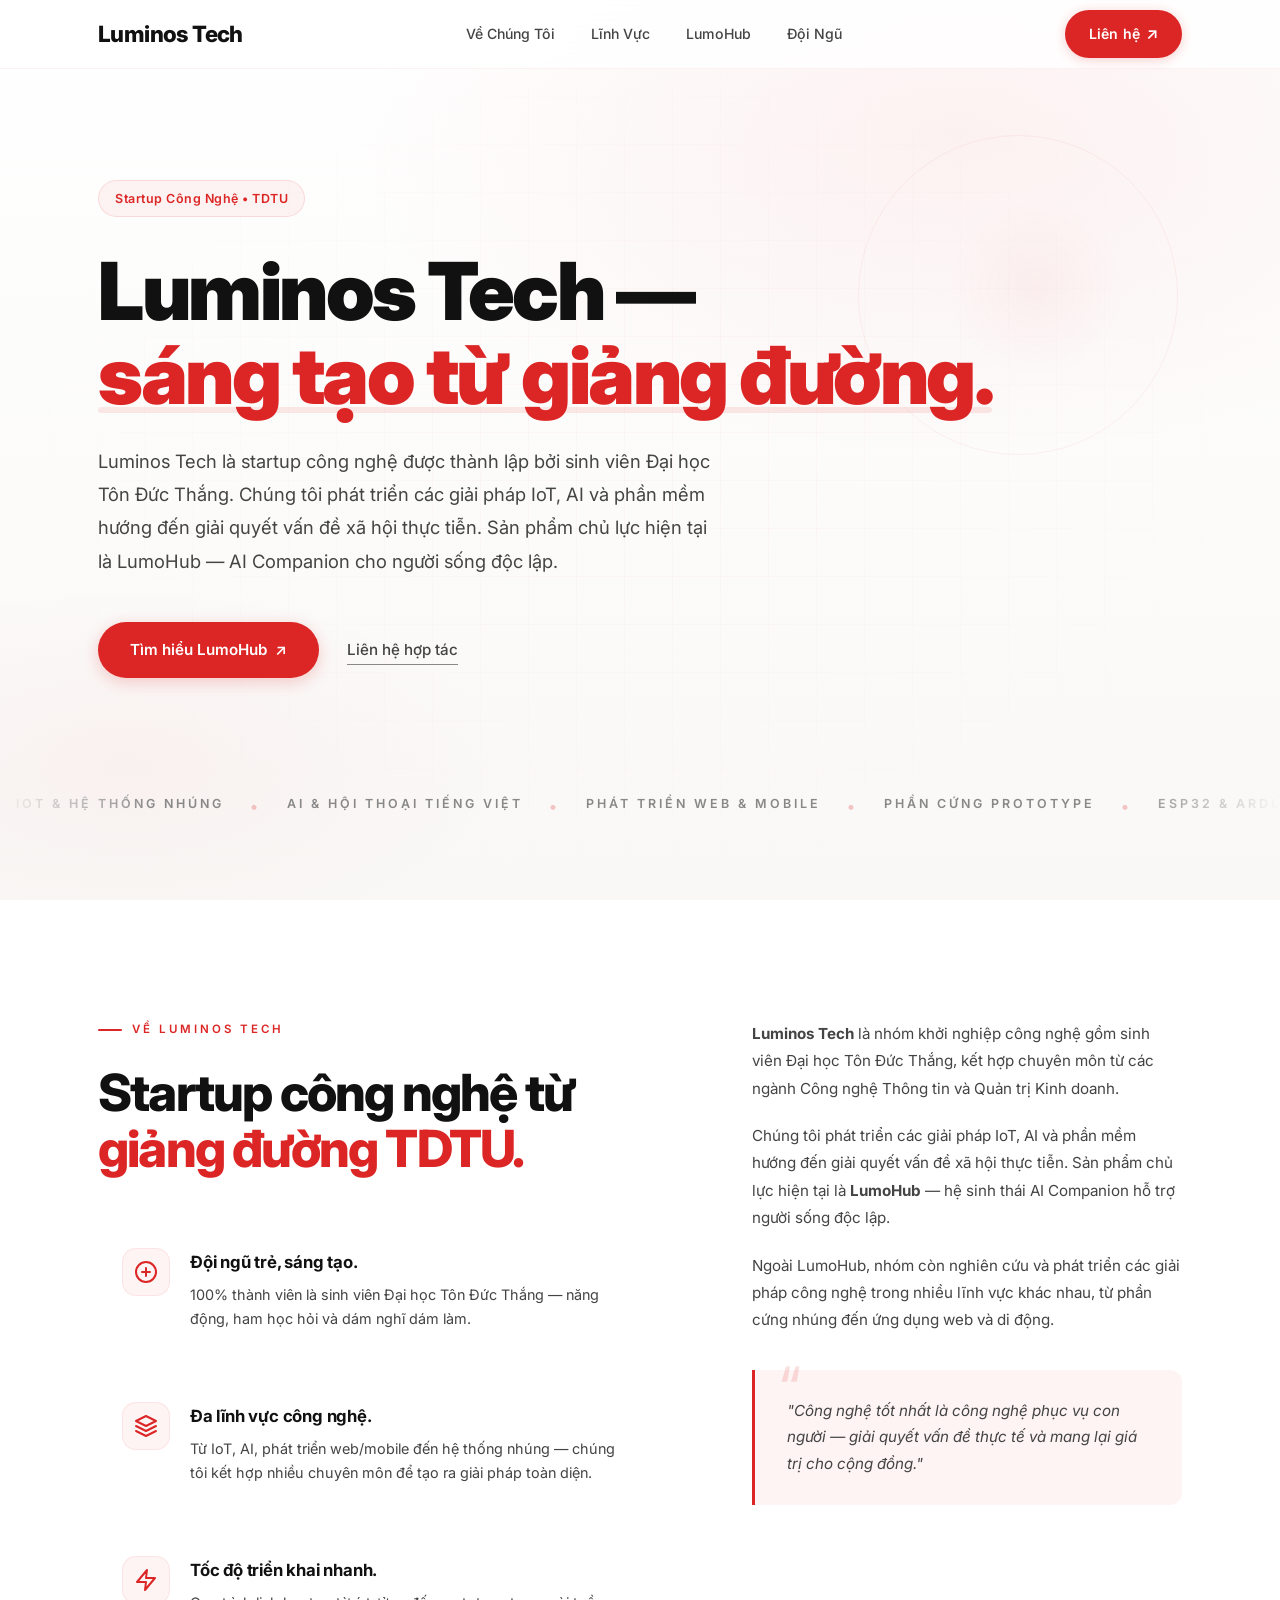
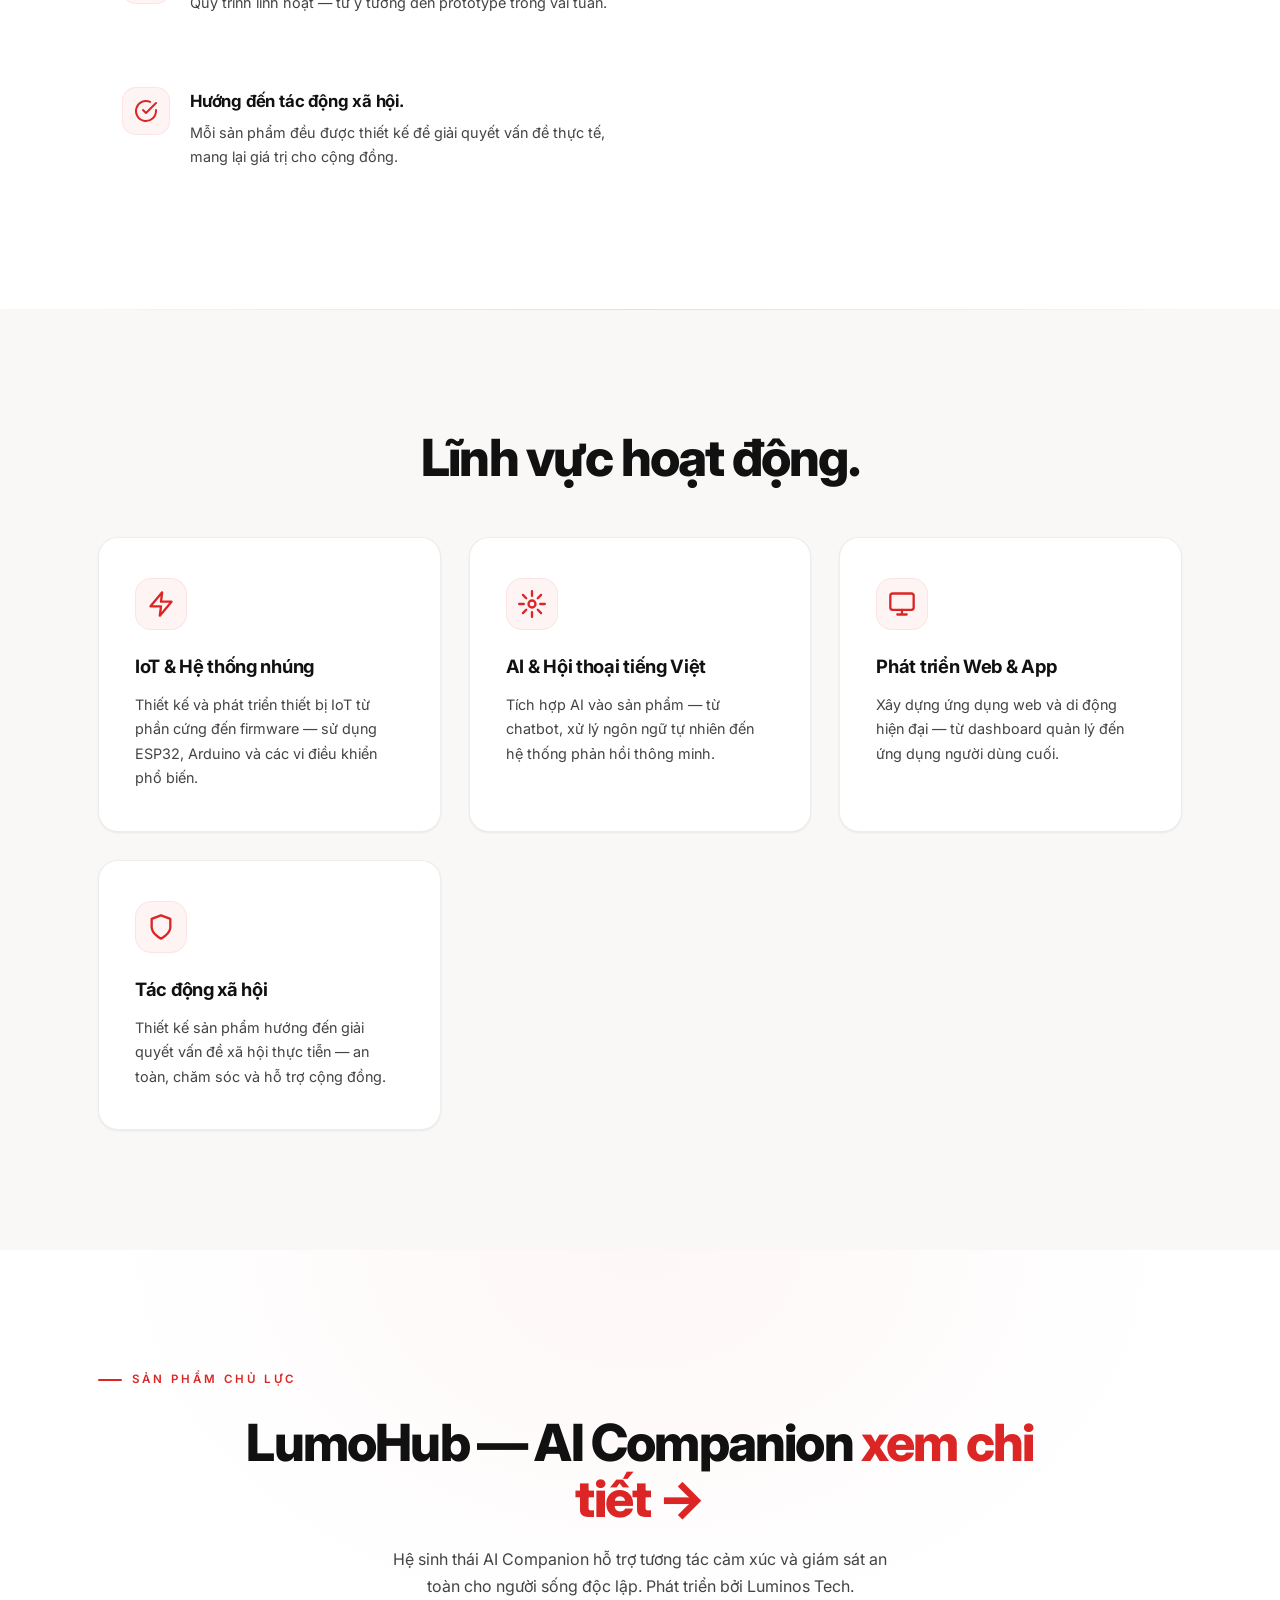
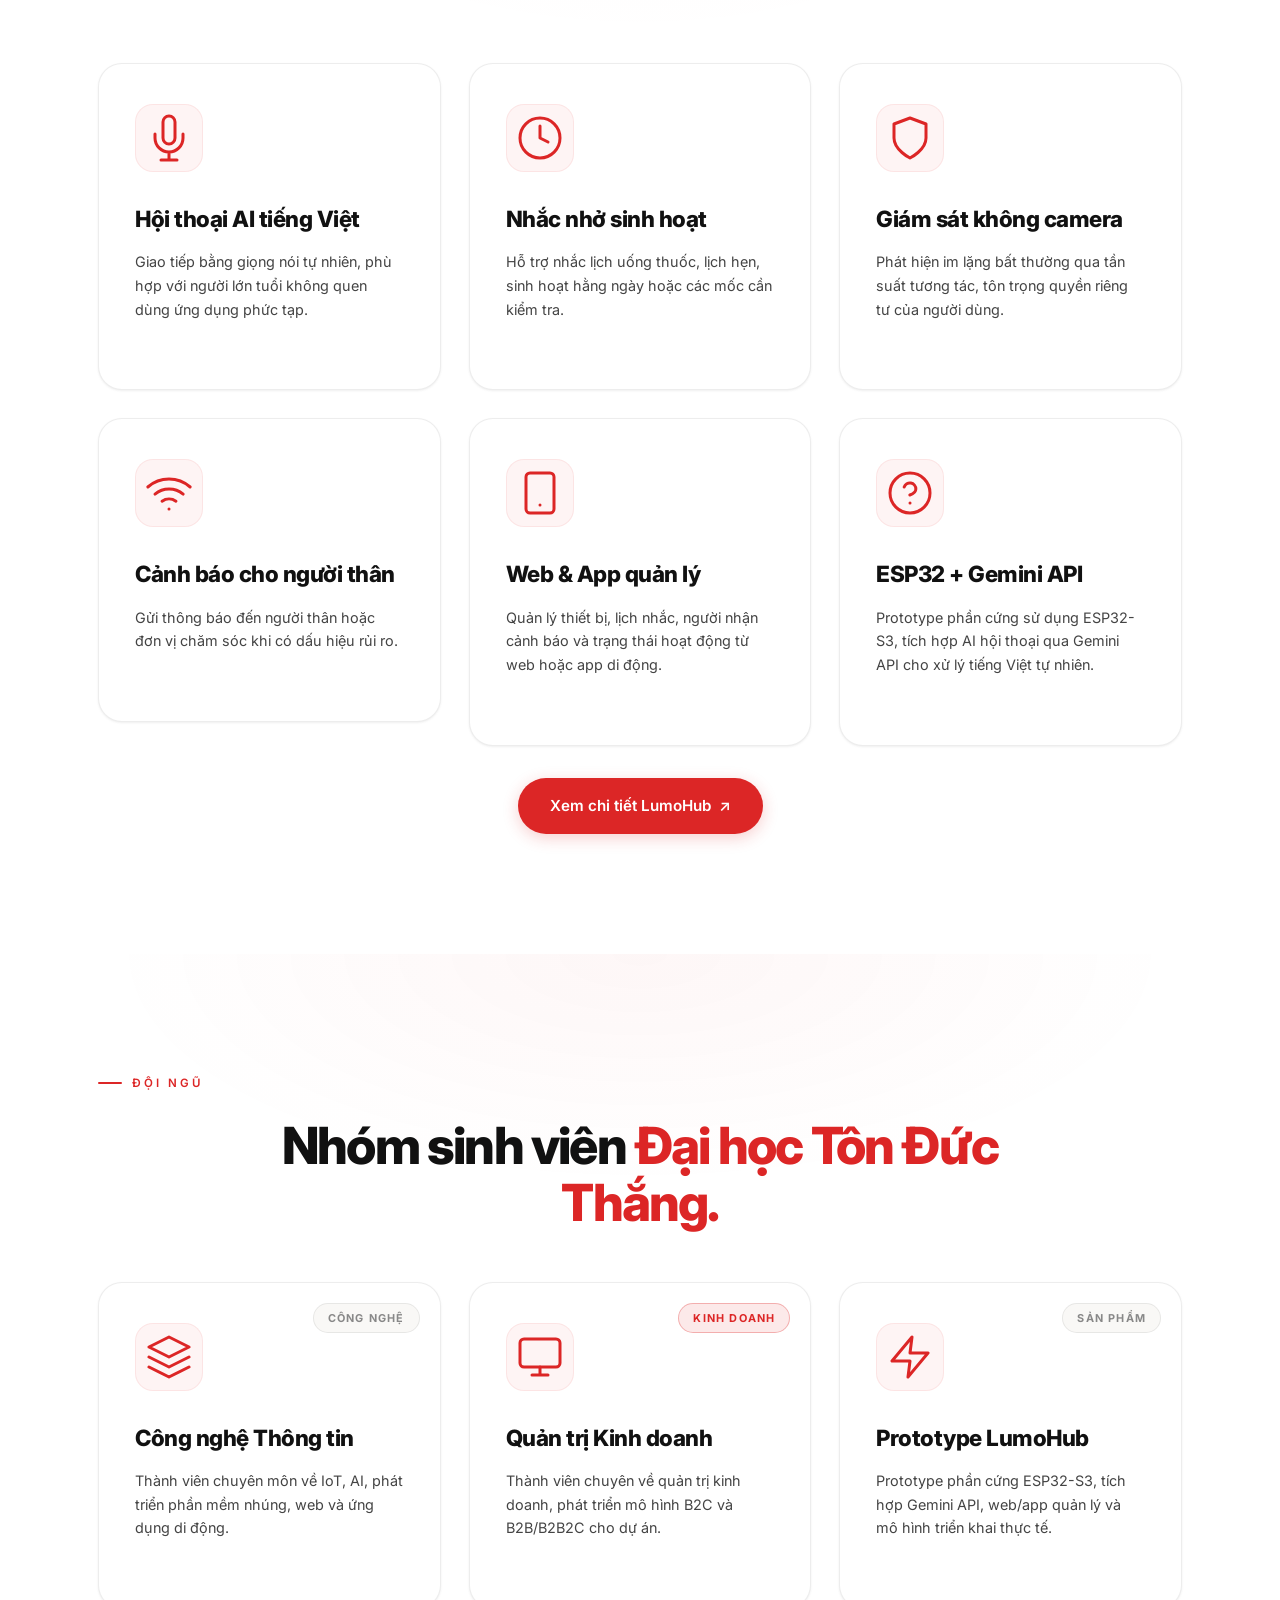
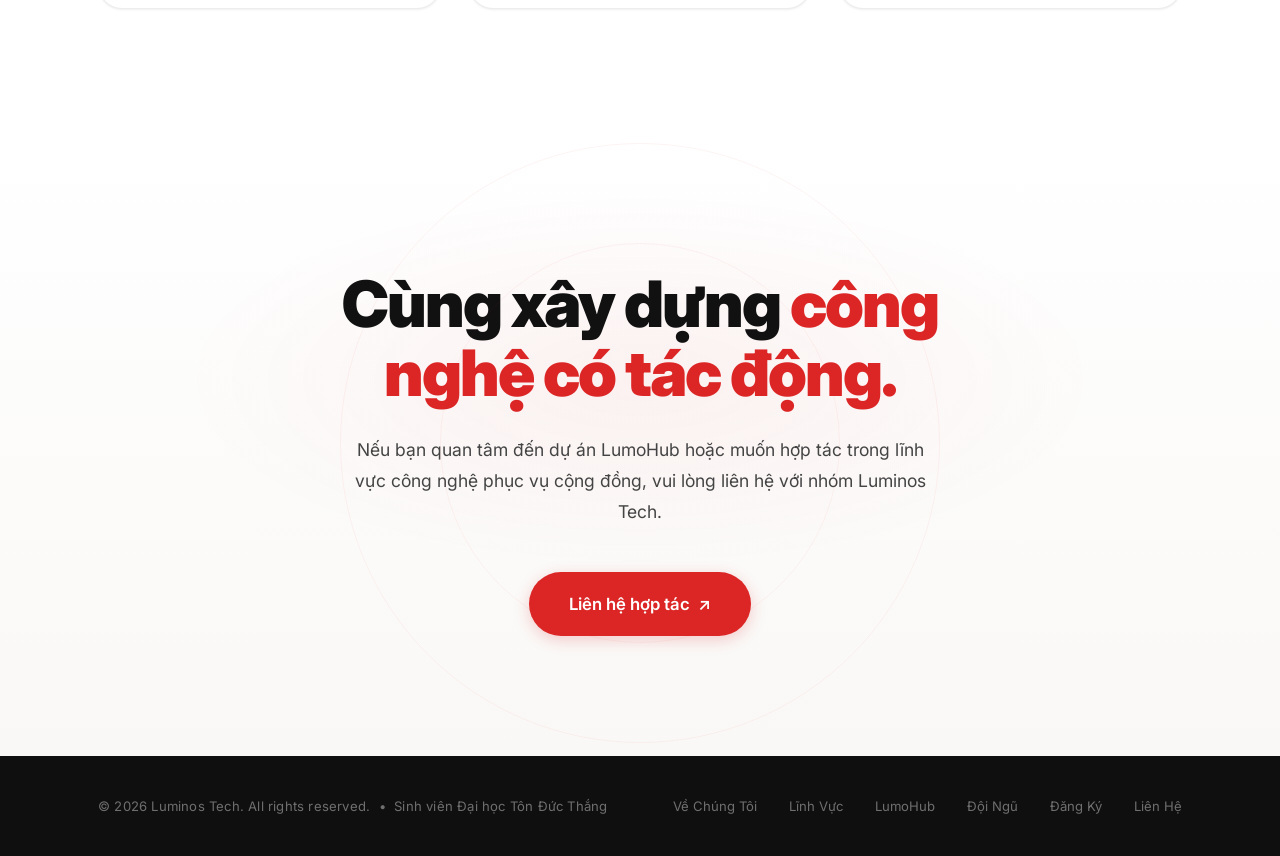
<file: index.html>
<!DOCTYPE html>
<html lang="vi">

<head>
  <meta charset="UTF-8" />
  <meta name="viewport" content="width=device-width, initial-scale=1.0" />
  <title>Luminos Tech — Startup Công Nghệ | Đại học Tôn Đức Thắng</title>
  <meta name="description"
    content="Luminos Tech là startup công nghệ được thành lập bởi sinh viên Đại học Tôn Đức Thắng. Chúng tôi xây dựng các giải pháp IoT, AI và phần mềm có tác động xã hội." />
  <link rel="preconnect" href="https://fonts.googleapis.com" />
  <link rel="preconnect" href="https://fonts.gstatic.com" crossorigin />
  <link href="https://fonts.googleapis.com/css2?family=Inter:wght@400;500;600;700;800;900&display=swap"
    rel="stylesheet" />
  <link rel="stylesheet" href="styles.css" />
</head>

<body>

  <!-- ===== NAVIGATION ===== -->
  <nav id="navbar" class="navbar">
    <div class="nav-inner">
      <a href="#" class="logo">Luminos Tech</a>
      <ul class="nav-links" id="navLinks">
        <li><a href="#about">Về Chúng Tôi</a></li>
        <li><a href="#services">Lĩnh Vực</a></li>
        <li><a href="#lumohub">LumoHub</a></li>
        <li><a href="#team">Đội Ngũ</a></li>
      </ul>
      <a href="contact" class="btn-cta-green" id="navCta">Liên hệ <span class="arrow">↗</span></a>
      <button class="mobile-toggle" id="mobileToggle" aria-label="Toggle menu">
        <span></span><span></span><span></span>
      </button>
    </div>
  </nav>

  <!-- ===== HERO ===== -->
  <header id="hero" class="section hero">
    <div class="hero-grid-pattern"></div>
    <div class="container">
      <span class="tag-label">Startup Công Nghệ • TDTU</span>
      <h1 class="hero-heading">Luminos Tech — <span class="accent-word"><span class="accent">sáng tạo từ giảng đường.</span></span></h1>
      <p class="hero-sub">Luminos Tech là startup công nghệ được thành lập bởi sinh viên Đại học Tôn Đức Thắng. Chúng tôi phát triển các giải pháp IoT, AI và phần mềm hướng đến giải quyết vấn đề xã hội thực tiễn. Sản phẩm chủ lực hiện tại là LumoHub — AI Companion cho người sống độc lập.</p>
      <div class="hero-buttons">
        <a href="#lumohub" class="btn-primary">Tìm hiểu LumoHub <span class="arrow">↗</span></a>
        <a href="contact" class="btn-ghost">Liên hệ hợp tác</a>
      </div>
    </div>
    <!-- Ticker -->
    <div class="ticker-wrap">
      <div class="ticker" id="ticker">
        <span>IoT & Hệ thống nhúng</span><span class="dot">•</span>
        <span>AI & Hội thoại tiếng Việt</span><span class="dot">•</span>
        <span>Phát triển Web & Mobile</span><span class="dot">•</span>
        <span>Phần cứng Prototype</span><span class="dot">•</span>
        <span>ESP32 & Arduino</span><span class="dot">•</span>
        <span>Gemini API</span><span class="dot">•</span>
        <span>React & Node.js</span><span class="dot">•</span>
        <span>Flutter & React Native</span><span class="dot">•</span>
        <span>Cloud & DevOps</span><span class="dot">•</span>
        <span>Tác động xã hội</span><span class="dot">•</span>
        <!-- duplicated for seamless loop -->
        <span>IoT & Hệ thống nhúng</span><span class="dot">•</span>
        <span>AI & Hội thoại tiếng Việt</span><span class="dot">•</span>
        <span>Phát triển Web & Mobile</span><span class="dot">•</span>
        <span>Phần cứng Prototype</span><span class="dot">•</span>
        <span>ESP32 & Arduino</span><span class="dot">•</span>
        <span>Gemini API</span><span class="dot">•</span>
        <span>React & Node.js</span><span class="dot">•</span>
        <span>Flutter & React Native</span><span class="dot">•</span>
        <span>Cloud & DevOps</span><span class="dot">•</span>
        <span>Tác động xã hội</span><span class="dot">•</span>
      </div>
    </div>
  </header>

  <!-- ===== SECTION 2 — VỀ CÔNG TY ===== -->
  <section id="about" class="section value-prop">
    <div class="container vp-grid">
      <!-- Left Column -->
      <div class="vp-left">
        <p class="section-label">VỀ LUMINOS TECH</p>
        <h2 class="section-heading">Startup công nghệ từ <span class="accent">giảng đường TDTU.</span></h2>
        <ul class="vp-bullets">
          <li>
            <div class="vp-icon">
              <svg width="24" height="24" viewBox="0 0 24 24" fill="none">
                <circle cx="12" cy="12" r="10" stroke="#dc2626" stroke-width="2" />
                <path d="M8 12h8M12 8v8" stroke="#dc2626" stroke-width="2" stroke-linecap="round" />
              </svg>
            </div>
            <div>
              <strong>Đội ngũ trẻ, sáng tạo.</strong>
              <p>100% thành viên là sinh viên Đại học Tôn Đức Thắng — năng động, ham học hỏi và dám nghĩ dám làm.</p>
            </div>
          </li>
          <li>
            <div class="vp-icon">
              <svg width="24" height="24" viewBox="0 0 24 24" fill="none">
                <path d="M12 2L2 7l10 5 10-5-10-5zM2 17l10 5 10-5M2 12l10 5 10-5" stroke="#dc2626" stroke-width="2" stroke-linecap="round" stroke-linejoin="round" />
              </svg>
            </div>
            <div>
              <strong>Đa lĩnh vực công nghệ.</strong>
              <p>Từ IoT, AI, phát triển web/mobile đến hệ thống nhúng — chúng tôi kết hợp nhiều chuyên môn để tạo ra giải pháp toàn diện.</p>
            </div>
          </li>
          <li>
            <div class="vp-icon">
              <svg width="24" height="24" viewBox="0 0 24 24" fill="none">
                <polygon points="13,2 3,14 12,14 11,22 21,10 12,10" stroke="#dc2626" stroke-width="2" fill="none" stroke-linejoin="round" />
              </svg>
            </div>
            <div>
              <strong>Tốc độ triển khai nhanh.</strong>
              <p>Quy trình linh hoạt — từ ý tưởng đến prototype trong vài tuần.</p>
            </div>
          </li>
          <li>
            <div class="vp-icon">
              <svg width="24" height="24" viewBox="0 0 24 24" fill="none">
                <path d="M22 11.08V12a10 10 0 11-5.93-9.14" stroke="#dc2626" stroke-width="2" stroke-linecap="round" />
                <path d="M22 4L12 14.01l-3-3" stroke="#dc2626" stroke-width="2" stroke-linecap="round" stroke-linejoin="round" />
              </svg>
            </div>
            <div>
              <strong>Hướng đến tác động xã hội.</strong>
              <p>Mỗi sản phẩm đều được thiết kế để giải quyết vấn đề thực tế, mang lại giá trị cho cộng đồng.</p>
            </div>
          </li>
        </ul>
      </div>
      <!-- Right Column -->
      <div class="vp-right">
        <p><strong>Luminos Tech</strong> là nhóm khởi nghiệp công nghệ gồm sinh viên Đại học Tôn Đức Thắng, kết hợp chuyên môn từ các ngành Công nghệ Thông tin và Quản trị Kinh doanh.</p>
        <p>Chúng tôi phát triển các giải pháp IoT, AI và phần mềm hướng đến giải quyết vấn đề xã hội thực tiễn. Sản phẩm chủ lực hiện tại là <strong>LumoHub</strong> — hệ sinh thái AI Companion hỗ trợ người sống độc lập.</p>
        <p>Ngoài LumoHub, nhóm còn nghiên cứu và phát triển các giải pháp công nghệ trong nhiều lĩnh vực khác nhau, từ phần cứng nhúng đến ứng dụng web và di động.</p>
        <blockquote class="vp-quote">
          "Công nghệ tốt nhất là công nghệ phục vụ con người — giải quyết vấn đề thực tế và mang lại giá trị cho cộng đồng."
        </blockquote>
      </div>
    </div>
  </section>

  <!-- ===== SECTION 3 — LĨNH VỰC ===== -->
  <section id="services" class="section outcomes">
    <div class="container">
      <h2 class="section-heading center">Lĩnh vực hoạt động.</h2>
      <div class="outcomes-grid">
        <div class="card" id="card-iot">
          <div class="card-icon">
            <svg width="28" height="28" viewBox="0 0 24 24" fill="none">
              <path d="M13 2L3 14h9l-1 8 10-12h-9l1-8z" stroke="#dc2626" stroke-width="2" stroke-linejoin="round" />
            </svg>
          </div>
          <h3>IoT & Hệ thống nhúng</h3>
          <p>Thiết kế và phát triển thiết bị IoT từ phần cứng đến firmware — sử dụng ESP32, Arduino và các vi điều khiển phổ biến.</p>
        </div>
        <div class="card" id="card-ai">
          <div class="card-icon">
            <svg width="28" height="28" viewBox="0 0 24 24" fill="none">
              <circle cx="12" cy="12" r="3" stroke="#dc2626" stroke-width="2" />
              <path d="M12 1v4M12 19v4M4.22 4.22l2.83 2.83M16.95 16.95l2.83 2.83M1 12h4M19 12h4M4.22 19.78l2.83-2.83M16.95 7.05l2.83-2.83" stroke="#dc2626" stroke-width="2" stroke-linecap="round" />
            </svg>
          </div>
          <h3>AI & Hội thoại tiếng Việt</h3>
          <p>Tích hợp AI vào sản phẩm — từ chatbot, xử lý ngôn ngữ tự nhiên đến hệ thống phản hồi thông minh.</p>
        </div>
        <div class="card" id="card-web">
          <div class="card-icon">
            <svg width="28" height="28" viewBox="0 0 24 24" fill="none">
              <rect x="2" y="3" width="20" height="14" rx="2" stroke="#dc2626" stroke-width="2" />
              <path d="M8 21h8M12 17v4" stroke="#dc2626" stroke-width="2" stroke-linecap="round" />
            </svg>
          </div>
          <h3>Phát triển Web & App</h3>
          <p>Xây dựng ứng dụng web và di động hiện đại — từ dashboard quản lý đến ứng dụng người dùng cuối.</p>
        </div>
        <div class="card" id="card-impact">
          <div class="card-icon">
            <svg width="28" height="28" viewBox="0 0 24 24" fill="none">
              <path d="M12 22s8-4 8-10V5l-8-3-8 3v7c0 6 8 10 8 10z" stroke="#dc2626" stroke-width="2" stroke-linejoin="round" />
            </svg>
          </div>
          <h3>Tác động xã hội</h3>
          <p>Thiết kế sản phẩm hướng đến giải quyết vấn đề xã hội thực tiễn — an toàn, chăm sóc và hỗ trợ cộng đồng.</p>
        </div>
      </div>
    </div>
  </section>

  <!-- ===== SECTION 4 — LUMOHUB PRODUCT ===== -->
  <section id="lumohub" class="section products">
    <div class="container">
      <p class="section-label center">SẢN PHẨM CHỦ LỰC</p>
      <h2 class="section-heading center">LumoHub — AI Companion <a href="lumohub" style="color:var(--accent);text-decoration:none;">xem chi tiết →</a></h2>
      <p class="products-subtitle">Hệ sinh thái AI Companion hỗ trợ tương tác cảm xúc và giám sát an toàn cho người sống độc lập. Phát triển bởi Luminos Tech.</p>
      <div class="products-grid">
        <div class="product-card">
          <div class="product-icon-wrap">
            <svg width="48" height="48" viewBox="0 0 24 24" fill="none">
              <path d="M12 1a3 3 0 00-3 3v8a3 3 0 006 0V4a3 3 0 00-3-3z" stroke="#dc2626" stroke-width="1.5" />
              <path d="M19 10v2a7 7 0 01-14 0v-2M12 19v4M8 23h8" stroke="#dc2626" stroke-width="1.5" stroke-linecap="round" />
            </svg>
          </div>
          <h3 class="product-name">Hội thoại AI tiếng Việt</h3>
          <p class="product-desc">Giao tiếp bằng giọng nói tự nhiên, phù hợp với người lớn tuổi không quen dùng ứng dụng phức tạp.</p>
        </div>
        <div class="product-card">
          <div class="product-icon-wrap">
            <svg width="48" height="48" viewBox="0 0 24 24" fill="none">
              <circle cx="12" cy="12" r="10" stroke="#dc2626" stroke-width="1.5" />
              <path d="M12 6v6l4 2" stroke="#dc2626" stroke-width="1.5" stroke-linecap="round" stroke-linejoin="round" />
            </svg>
          </div>
          <h3 class="product-name">Nhắc nhở sinh hoạt</h3>
          <p class="product-desc">Hỗ trợ nhắc lịch uống thuốc, lịch hẹn, sinh hoạt hằng ngày hoặc các mốc cần kiểm tra.</p>
        </div>
        <div class="product-card">
          <div class="product-icon-wrap">
            <svg width="48" height="48" viewBox="0 0 24 24" fill="none">
              <path d="M12 22s8-4 8-10V5l-8-3-8 3v7c0 6 8 10 8 10z" stroke="#dc2626" stroke-width="1.5" stroke-linejoin="round" />
            </svg>
          </div>
          <h3 class="product-name">Giám sát không camera</h3>
          <p class="product-desc">Phát hiện im lặng bất thường qua tần suất tương tác, tôn trọng quyền riêng tư của người dùng.</p>
        </div>
        <div class="product-card">
          <div class="product-icon-wrap">
            <svg width="48" height="48" viewBox="0 0 24 24" fill="none">
              <path d="M5 12.55a11 11 0 0114.08 0M1.42 9a16 16 0 0121.16 0M8.53 16.11a6 6 0 016.95 0M12 20h.01" stroke="#dc2626" stroke-width="1.5" stroke-linecap="round" />
            </svg>
          </div>
          <h3 class="product-name">Cảnh báo cho người thân</h3>
          <p class="product-desc">Gửi thông báo đến người thân hoặc đơn vị chăm sóc khi có dấu hiệu rủi ro.</p>
        </div>
        <div class="product-card">
          <div class="product-icon-wrap">
            <svg width="48" height="48" viewBox="0 0 24 24" fill="none">
              <rect x="5" y="2" width="14" height="20" rx="2" stroke="#dc2626" stroke-width="1.5" />
              <line x1="12" y1="18" x2="12" y2="18" stroke="#dc2626" stroke-width="1.5" stroke-linecap="round" />
            </svg>
          </div>
          <h3 class="product-name">Web & App quản lý</h3>
          <p class="product-desc">Quản lý thiết bị, lịch nhắc, người nhận cảnh báo và trạng thái hoạt động từ web hoặc app di động.</p>
        </div>
        <div class="product-card">
          <div class="product-icon-wrap">
            <svg width="48" height="48" viewBox="0 0 24 24" fill="none">
              <circle cx="12" cy="12" r="10" stroke="#dc2626" stroke-width="1.5" />
              <path d="M9.09 9a3 3 0 015.83 1c0 2-3 3-3 3M12 17h.01" stroke="#dc2626" stroke-width="1.5" stroke-linecap="round" stroke-linejoin="round" />
            </svg>
          </div>
          <h3 class="product-name">ESP32 + Gemini API</h3>
          <p class="product-desc">Prototype phần cứng sử dụng ESP32-S3, tích hợp AI hội thoại qua Gemini API cho xử lý tiếng Việt tự nhiên.</p>
        </div>
      </div>
      <div style="text-align:center; margin-top: 2rem;">
        <a href="lumohub" class="btn-primary">Xem chi tiết LumoHub <span class="arrow">↗</span></a>
      </div>
    </div>
  </section>

  <!-- ===== SECTION — ĐỘI NGŨ ===== -->
  <section id="team" class="section products">
    <div class="container">
      <p class="section-label center">ĐỘI NGŨ</p>
      <h2 class="section-heading center">Nhóm sinh viên <span class="accent">Đại học Tôn Đức Thắng.</span></h2>
      <div class="products-grid">
        <div class="product-card">
          <div class="product-badge">Công nghệ</div>
          <div class="product-icon-wrap">
            <svg width="48" height="48" viewBox="0 0 24 24" fill="none">
              <path d="M12 2L2 7l10 5 10-5-10-5zM2 17l10 5 10-5M2 12l10 5 10-5" stroke="#dc2626" stroke-width="1.5" stroke-linecap="round" stroke-linejoin="round" />
            </svg>
          </div>
          <h3 class="product-name">Công nghệ Thông tin</h3>
          <p class="product-desc">Thành viên chuyên môn về IoT, AI, phát triển phần mềm nhúng, web và ứng dụng di động.</p>
        </div>
        <div class="product-card">
          <div class="product-badge accent-badge">Kinh doanh</div>
          <div class="product-icon-wrap">
            <svg width="48" height="48" viewBox="0 0 24 24" fill="none">
              <rect x="2" y="3" width="20" height="14" rx="2" stroke="#dc2626" stroke-width="1.5" />
              <path d="M8 21h8M12 17v4" stroke="#dc2626" stroke-width="1.5" stroke-linecap="round" />
            </svg>
          </div>
          <h3 class="product-name">Quản trị Kinh doanh</h3>
          <p class="product-desc">Thành viên chuyên về quản trị kinh doanh, phát triển mô hình B2C và B2B/B2B2C cho dự án.</p>
        </div>
        <div class="product-card">
          <div class="product-badge">Sản phẩm</div>
          <div class="product-icon-wrap">
            <svg width="48" height="48" viewBox="0 0 24 24" fill="none">
              <path d="M13 2L3 14h9l-1 8 10-12h-9l1-8z" stroke="#dc2626" stroke-width="1.5" stroke-linejoin="round" />
            </svg>
          </div>
          <h3 class="product-name">Prototype LumoHub</h3>
          <p class="product-desc">Prototype phần cứng ESP32-S3, tích hợp Gemini API, web/app quản lý và mô hình triển khai thực tế.</p>
        </div>
      </div>
    </div>
  </section>







  <!-- ===== SECTION 7 — FOOTER CTA ===== -->
  <section id="footer-cta" class="section footer-cta">
    <div class="container narrow center-text">
      <h2 class="big-heading">Cùng xây dựng <span class="accent">công nghệ có tác động.</span></h2>
      <p class="footer-cta-sub">Nếu bạn quan tâm đến dự án LumoHub hoặc muốn hợp tác trong lĩnh vực công nghệ phục vụ cộng đồng, vui lòng liên hệ với nhóm Luminos Tech.</p>
      <a href="contact" class="btn-primary large">Liên hệ hợp tác <span class="arrow">↗</span></a>
    </div>
  </section>

  <!-- ===== FOOTER ===== -->
  <footer id="site-footer" class="site-footer">
    <div class="container footer-inner">
      <span class="footer-copy">&copy; 2026 Luminos Tech. All rights reserved. &nbsp;•&nbsp; Sinh viên Đại học Tôn Đức
        Thắng</span>
      <ul class="footer-links">
        <li><a href="#about">Về Chúng Tôi</a></li>
        <li><a href="#services">Lĩnh Vực</a></li>
        <li><a href="#lumohub">LumoHub</a></li>
        <li><a href="#team">Đội Ngũ</a></li>
        <li><a href="order">Đăng Ký</a></li>
        <li><a href="contact">Liên Hệ</a></li>
      </ul>
    </div>
  </footer>

  <script src="main.js"></script>
</body>

</html>
</file>
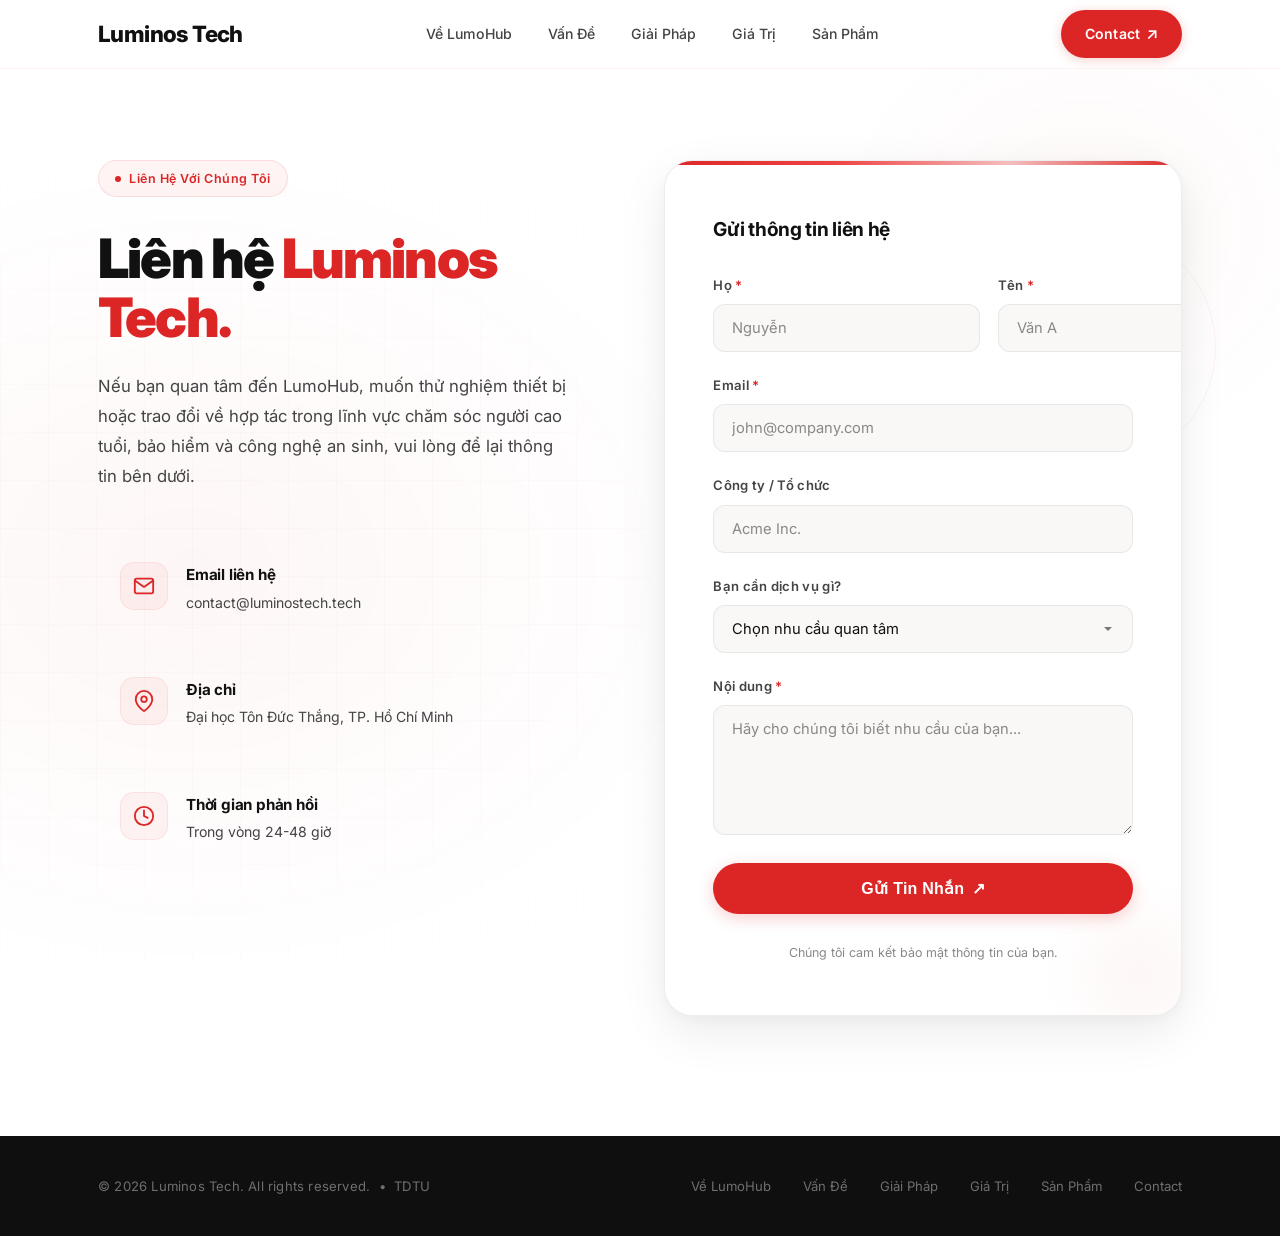
<file: contact.html>
<!DOCTYPE html>
<html lang="vi">

<head>
  <meta charset="UTF-8" />
  <meta name="viewport" content="width=device-width, initial-scale=1.0" />
  <title>Liên hệ — Luminos Tech</title>
  <meta name="description" content="Liên hệ với nhóm Luminos Tech về dự án LumoHub. Hợp tác triển khai, thử nghiệm thiết bị hoặc kết nối đối tác bảo hiểm và chăm sóc sức khỏe." />
  <link rel="preconnect" href="https://fonts.googleapis.com" />
  <link rel="preconnect" href="https://fonts.gstatic.com" crossorigin />
  <link href="https://fonts.googleapis.com/css2?family=Inter:wght@400;500;600;700;800;900&display=swap" rel="stylesheet" />
  <link rel="stylesheet" href="styles.css" />
  <link rel="stylesheet" href="contact.css" />
</head>

<body>

  <!-- ===== NAVIGATION ===== -->
  <nav id="navbar" class="navbar">
    <div class="nav-inner">
      <a href="/" class="logo">Luminos Tech</a>
      <ul class="nav-links" id="navLinks">
        <li><a href="/#lumohub-intro">Về LumoHub</a></li>
        <li><a href="/#problem">Vấn Đề</a></li>
        <li><a href="/#solution">Giải Pháp</a></li>
        <li><a href="/#values">Giá Trị</a></li>
        <li><a href="lumohub">Sản Phẩm</a></li>
      </ul>
      <a href="contact" class="btn-cta-green" id="navCta">Contact <span class="arrow">↗</span></a>
      <button class="mobile-toggle" id="mobileToggle" aria-label="Toggle menu">
        <span></span><span></span><span></span>
      </button>
    </div>
  </nav>

  <!-- ===== CONTACT HERO ===== -->
  <section class="contact-hero">
    <div class="container">
      <div class="contact-grid">

        <!-- Left — Info -->
        <div class="contact-info">
          <span class="tag-label"><span class="tag-label-dot"></span>Liên Hệ Với Chúng Tôi</span>
          <h1 class="contact-heading">Liên hệ <span class="accent">Luminos Tech.</span></h1>
          <p class="contact-sub">Nếu bạn quan tâm đến LumoHub, muốn thử nghiệm thiết bị hoặc trao đổi về hợp tác trong lĩnh vực chăm sóc người cao tuổi, bảo hiểm và công nghệ an sinh, vui lòng để lại thông tin bên dưới.</p>

          <div class="contact-details">
            <div class="contact-detail-item">
              <div class="detail-icon">
                <svg width="22" height="22" viewBox="0 0 24 24" fill="none">
                  <path d="M4 4h16c1.1 0 2 .9 2 2v12c0 1.1-.9 2-2 2H4c-1.1 0-2-.9-2-2V6c0-1.1.9-2 2-2z" stroke="#dc2626" stroke-width="2" stroke-linecap="round" stroke-linejoin="round"/>
                  <polyline points="22,6 12,13 2,6" stroke="#dc2626" stroke-width="2" stroke-linecap="round" stroke-linejoin="round"/>
                </svg>
              </div>
              <div>
                <strong>Email liên hệ</strong>
                <p>contact@luminostech.tech</p>
              </div>
            </div>
            <div class="contact-detail-item">
              <div class="detail-icon">
                <svg width="22" height="22" viewBox="0 0 24 24" fill="none">
                  <path d="M21 10c0 7-9 13-9 13s-9-6-9-13a9 9 0 0118 0z" stroke="#dc2626" stroke-width="2"/>
                  <circle cx="12" cy="10" r="3" stroke="#dc2626" stroke-width="2"/>
                </svg>
              </div>
              <div>
                <strong>Địa chỉ</strong>
                <p>Đại học Tôn Đức Thắng, TP. Hồ Chí Minh</p>
              </div>
            </div>
            <div class="contact-detail-item">
              <div class="detail-icon">
                <svg width="22" height="22" viewBox="0 0 24 24" fill="none">
                  <circle cx="12" cy="12" r="10" stroke="#dc2626" stroke-width="2"/>
                  <polyline points="12 6 12 12 16 14" stroke="#dc2626" stroke-width="2" stroke-linecap="round" stroke-linejoin="round"/>
                </svg>
              </div>
              <div>
                <strong>Thời gian phản hồi</strong>
                <p>Trong vòng 24-48 giờ</p>
              </div>
            </div>
          </div>
        </div>

        <!-- Right — Form -->
        <div class="contact-form-wrapper">
          <h3 class="form-heading">Gửi thông tin liên hệ</h3>
          <form id="contactForm" class="contact-form" novalidate>
            <div class="form-row">
              <div class="form-group">
                <label for="firstName">Họ <span class="required">*</span></label>
                <input type="text" id="firstName" name="firstName" placeholder="Nguyễn" required />
              </div>
              <div class="form-group">
                <label for="lastName">Tên <span class="required">*</span></label>
                <input type="text" id="lastName" name="lastName" placeholder="Văn A" required />
              </div>
            </div>
            <div class="form-group">
              <label for="email">Email <span class="required">*</span></label>
              <input type="email" id="email" name="email" placeholder="john@company.com" required />
            </div>
            <div class="form-group">
              <label for="company">Công ty / Tổ chức</label>
              <input type="text" id="company" name="company" placeholder="Acme Inc." />
            </div>
            <div class="form-group">
              <label for="role">Bạn cần dịch vụ gì?</label>
              <select id="role" name="role">
                <option value="" disabled selected>Chọn nhu cầu quan tâm</option>
                <option value="product">Quan tâm sản phẩm</option>
                <option value="insurance">Hợp tác bảo hiểm/chăm sóc sức khỏe</option>
                <option value="testing">Thử nghiệm thiết bị</option>
                <option value="academic">Trao đổi học thuật/cuộc thi</option>
                <option value="other">Khác</option>
              </select>
            </div>
            <div class="form-group">
              <label for="message">Nội dung <span class="required">*</span></label>
              <textarea id="message" name="message" rows="5" placeholder="Hãy cho chúng tôi biết nhu cầu của bạn..." required></textarea>
            </div>
            <button type="submit" class="btn-primary submit-btn" id="submitBtn">
              Gửi Tin Nhắn <span class="arrow">↗</span>
            </button>
            <p class="form-note">Chúng tôi cam kết bảo mật thông tin của bạn.</p>
          </form>

          <!-- Success State -->
          <div id="successMessage" class="success-message" style="display:none;">
            <div class="success-icon">
              <svg width="56" height="56" viewBox="0 0 24 24" fill="none">
                <circle cx="12" cy="12" r="10" stroke="#22c55e" stroke-width="2"/>
                <polyline points="8 12 11 15 16 9" stroke="#22c55e" stroke-width="2" stroke-linecap="round" stroke-linejoin="round"/>
              </svg>
            </div>
            <h3>Gửi thành công!</h3>
            <p>Cảm ơn bạn đã liên hệ. Đội ngũ Luminos Tech sẽ phản hồi trong vòng 24 giờ.</p>
            <button class="btn-primary" onclick="resetForm()">Gửi tin nhắn khác</button>
          </div>
        </div>

      </div>
    </div>
  </section>

  <!-- ===== FOOTER ===== -->
  <footer id="site-footer" class="site-footer">
    <div class="container footer-inner">
      <span class="footer-copy">&copy; 2026 Luminos Tech. All rights reserved. &nbsp;•&nbsp; TDTU</span>
      <ul class="footer-links">
        <li><a href="/#lumohub-intro">Về LumoHub</a></li>
        <li><a href="/#problem">Vấn Đề</a></li>
        <li><a href="/#solution">Giải Pháp</a></li>
        <li><a href="/#values">Giá Trị</a></li>
        <li><a href="lumohub">Sản Phẩm</a></li>
        <li><a href="contact">Contact</a></li>
      </ul>
    </div>
  </footer>

  <script>
    // Mobile nav toggle
    const mobileToggle = document.getElementById('mobileToggle');
    const navLinks = document.getElementById('navLinks');
    mobileToggle.addEventListener('click', () => {
      navLinks.classList.toggle('open');
    });

    // Telegram Bot Config
    const BOT_TOKEN = '8631267473:AAEkIySbDiIjjXzGeEXGaNytTAJrdAeMYjk';
    const CHAT_ID = '7352518467';

    // Form handling
    const form = document.getElementById('contactForm');
    const successMessage = document.getElementById('successMessage');
    const submitBtn = document.getElementById('submitBtn');

    form.addEventListener('submit', async (e) => {
      e.preventDefault();

      // Basic validation
      const firstName = document.getElementById('firstName').value.trim();
      const lastName = document.getElementById('lastName').value.trim();
      const email = document.getElementById('email').value.trim();
      const company = document.getElementById('company').value.trim();
      const role = document.getElementById('role').value;
      const message = document.getElementById('message').value.trim();

      if (!firstName || !lastName || !email || !message) {
        form.querySelectorAll('[required]').forEach(input => {
          if (!input.value.trim()) {
            input.classList.add('error');
            input.addEventListener('input', () => input.classList.remove('error'), { once: true });
          }
        });
        return;
      }

      // Disable button & show loading
      submitBtn.textContent = 'Đang gửi...';
      submitBtn.disabled = true;

      // Build Telegram message
      const now = new Date().toLocaleString('vi-VN', { timeZone: 'Asia/Ho_Chi_Minh' });
      const text = `📩 *LIÊN HỆ MỚI TỪ WEBSITE*\n\n` +
        `👤 *Họ tên:* ${firstName} ${lastName}\n` +
        `📧 *Email:* ${email}\n` +
        `🏢 *Công ty:* ${company || 'Không có'}\n` +
        `📋 *Nhu cầu:* ${role || 'Chưa chọn'}\n` +
        `📝 *Nội dung:*\n${message}\n\n` +
        `🕐 *Thời gian:* ${now}`;

      try {
        const res = await fetch(`https://api.telegram.org/bot${BOT_TOKEN}/sendMessage`, {
          method: 'POST',
          headers: { 'Content-Type': 'application/json' },
          body: JSON.stringify({
            chat_id: CHAT_ID,
            text: text,
            parse_mode: 'Markdown'
          })
        });

        const data = await res.json();

        if (data.ok) {
          form.style.display = 'none';
          successMessage.style.display = 'flex';
        } else {
          throw new Error('Telegram API error');
        }
      } catch (err) {
        alert('Gửi tin nhắn thất bại. Vui lòng thử lại hoặc liên hệ qua email.');
        submitBtn.innerHTML = 'Gửi Tin Nhắn <span class="arrow">↗</span>';
        submitBtn.disabled = false;
      }
    });

    function resetForm() {
      form.reset();
      form.style.display = 'flex';
      successMessage.style.display = 'none';
      submitBtn.innerHTML = 'Gửi Tin Nhắn <span class="arrow">↗</span>';
      submitBtn.disabled = false;
    }
  </script>
</body>

</html>
</file>
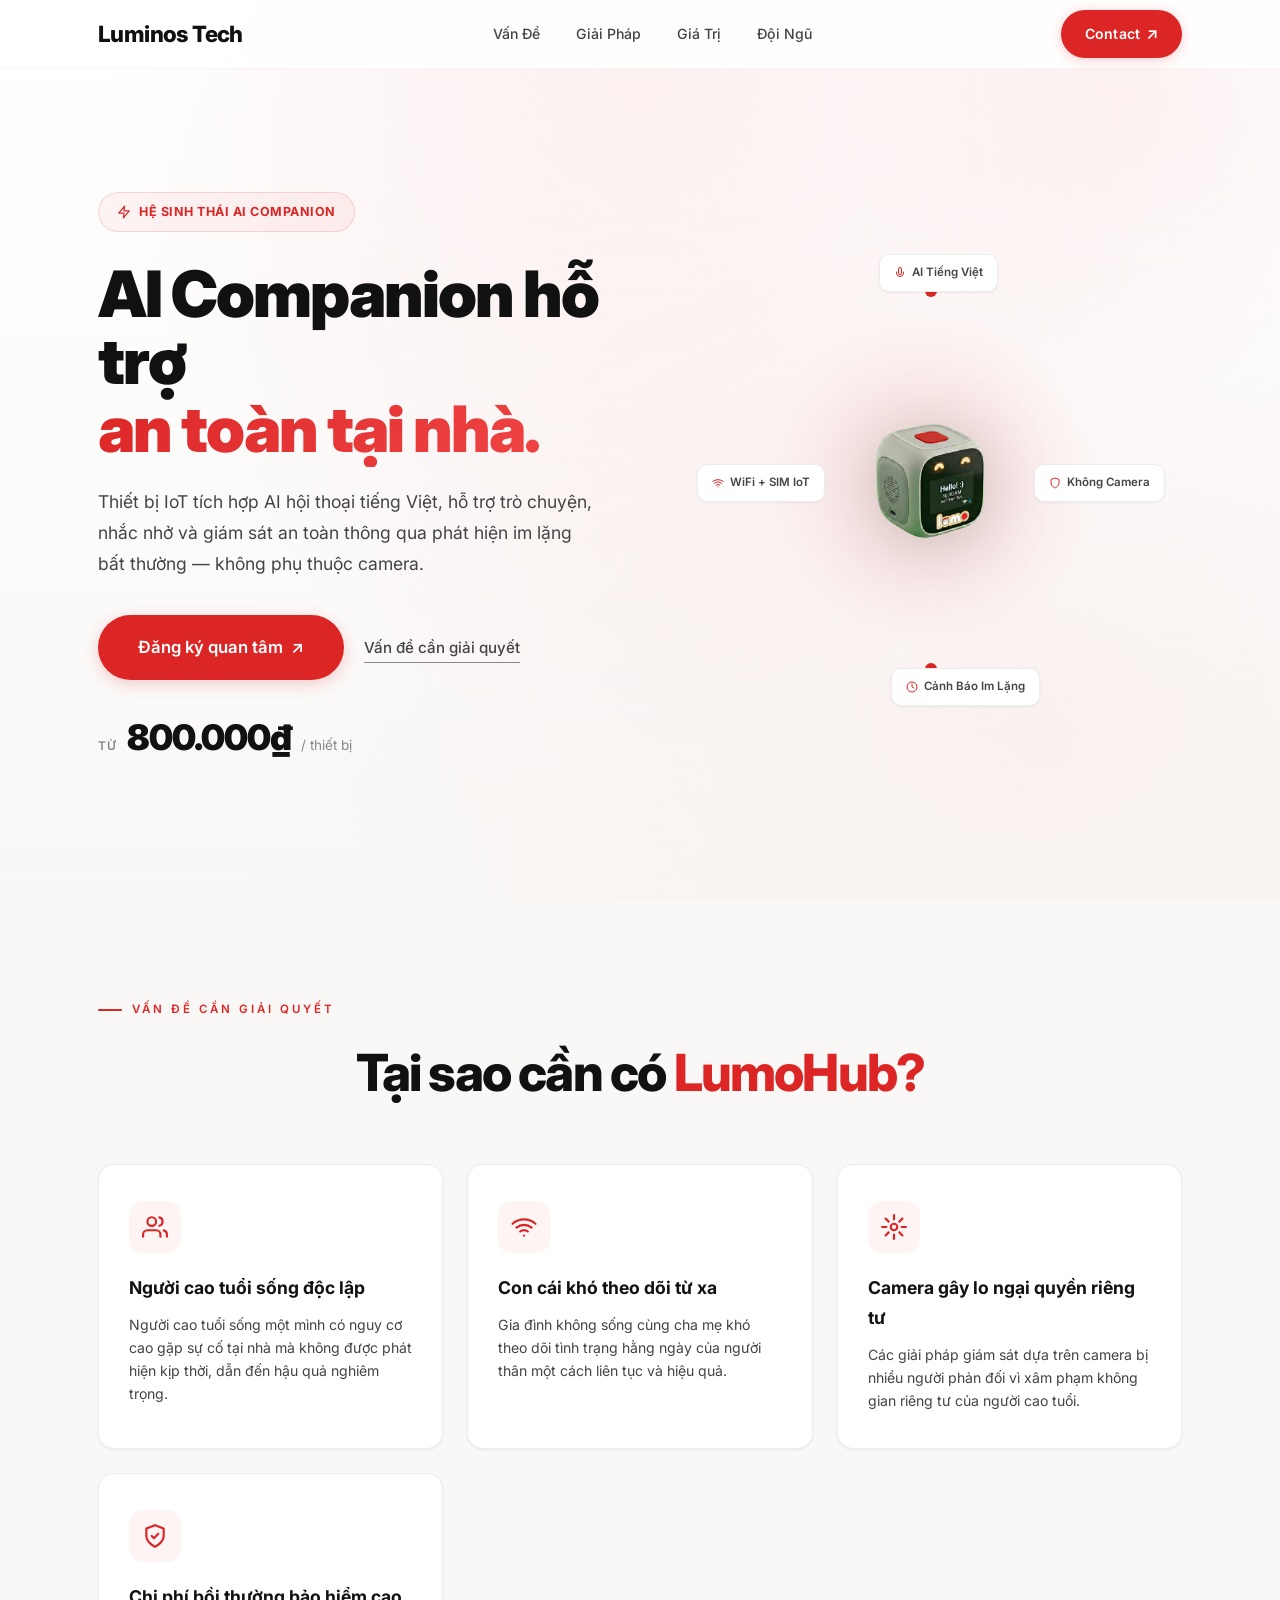
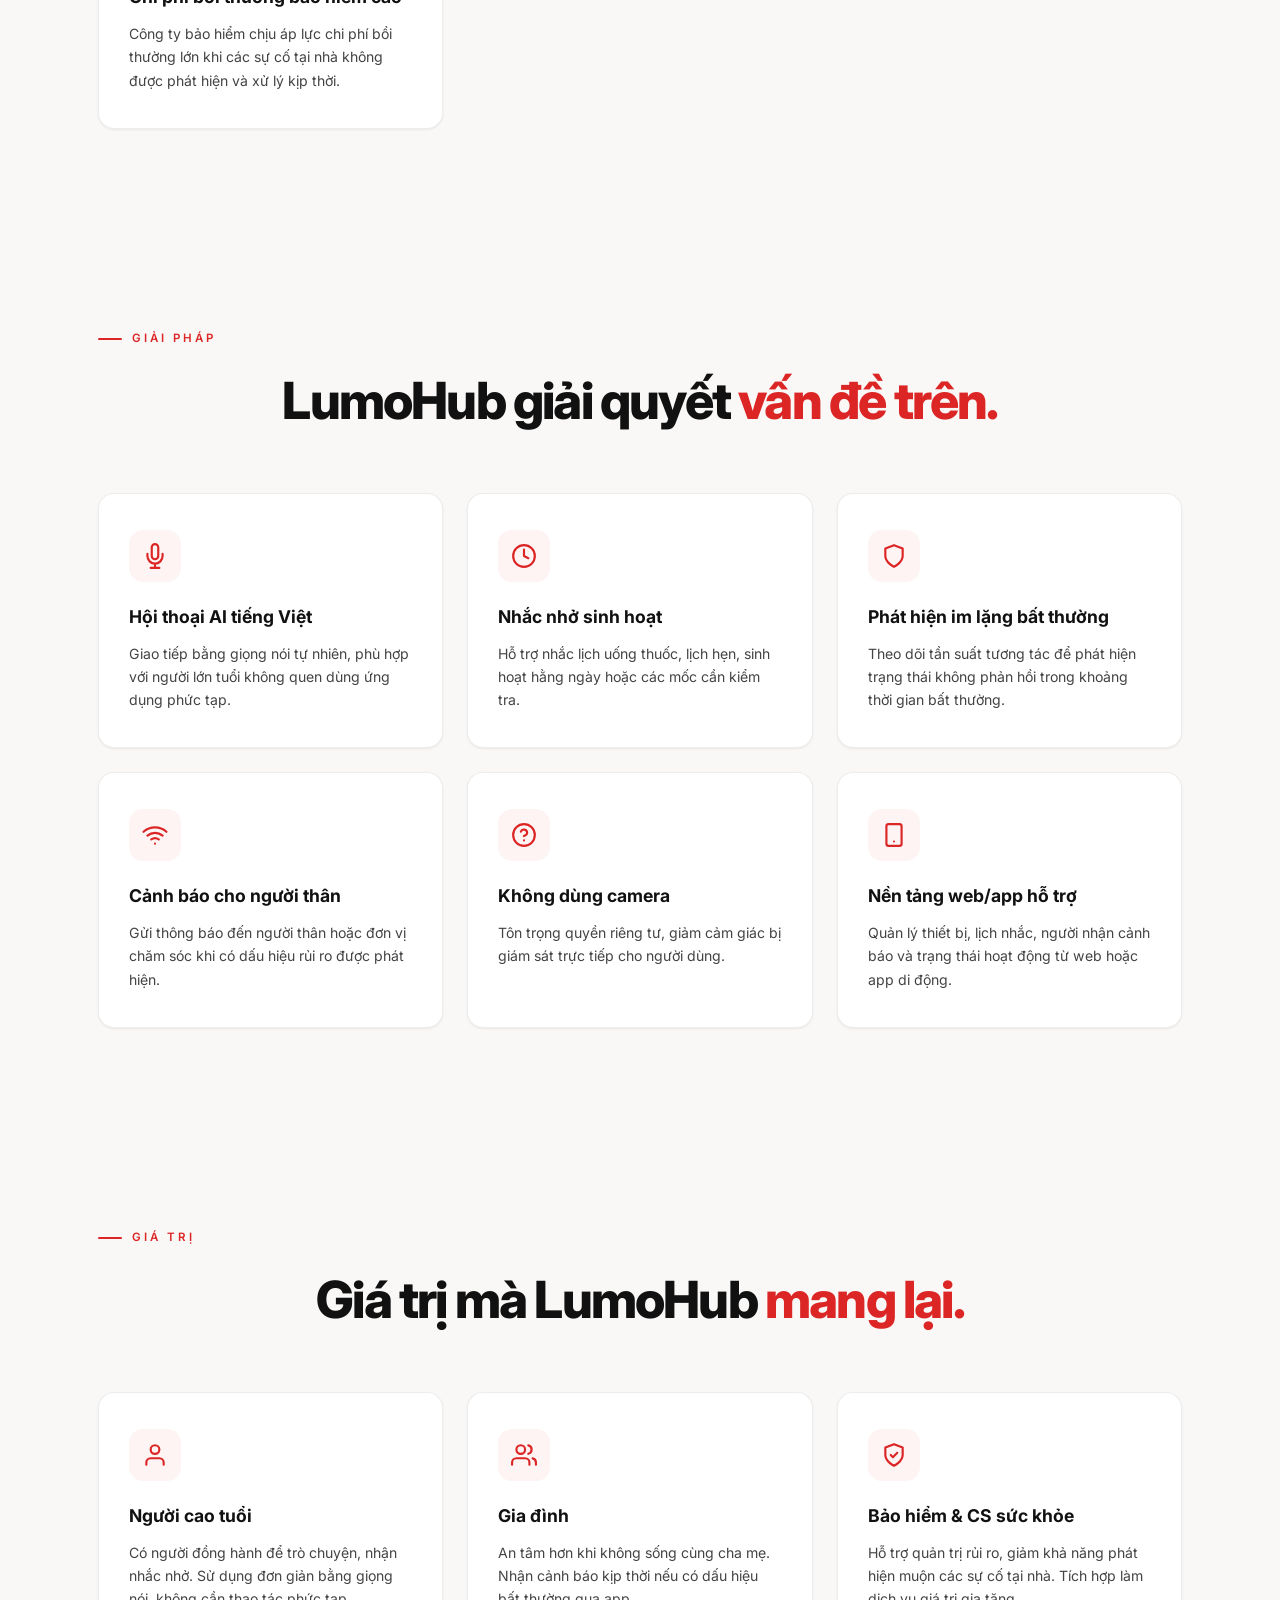
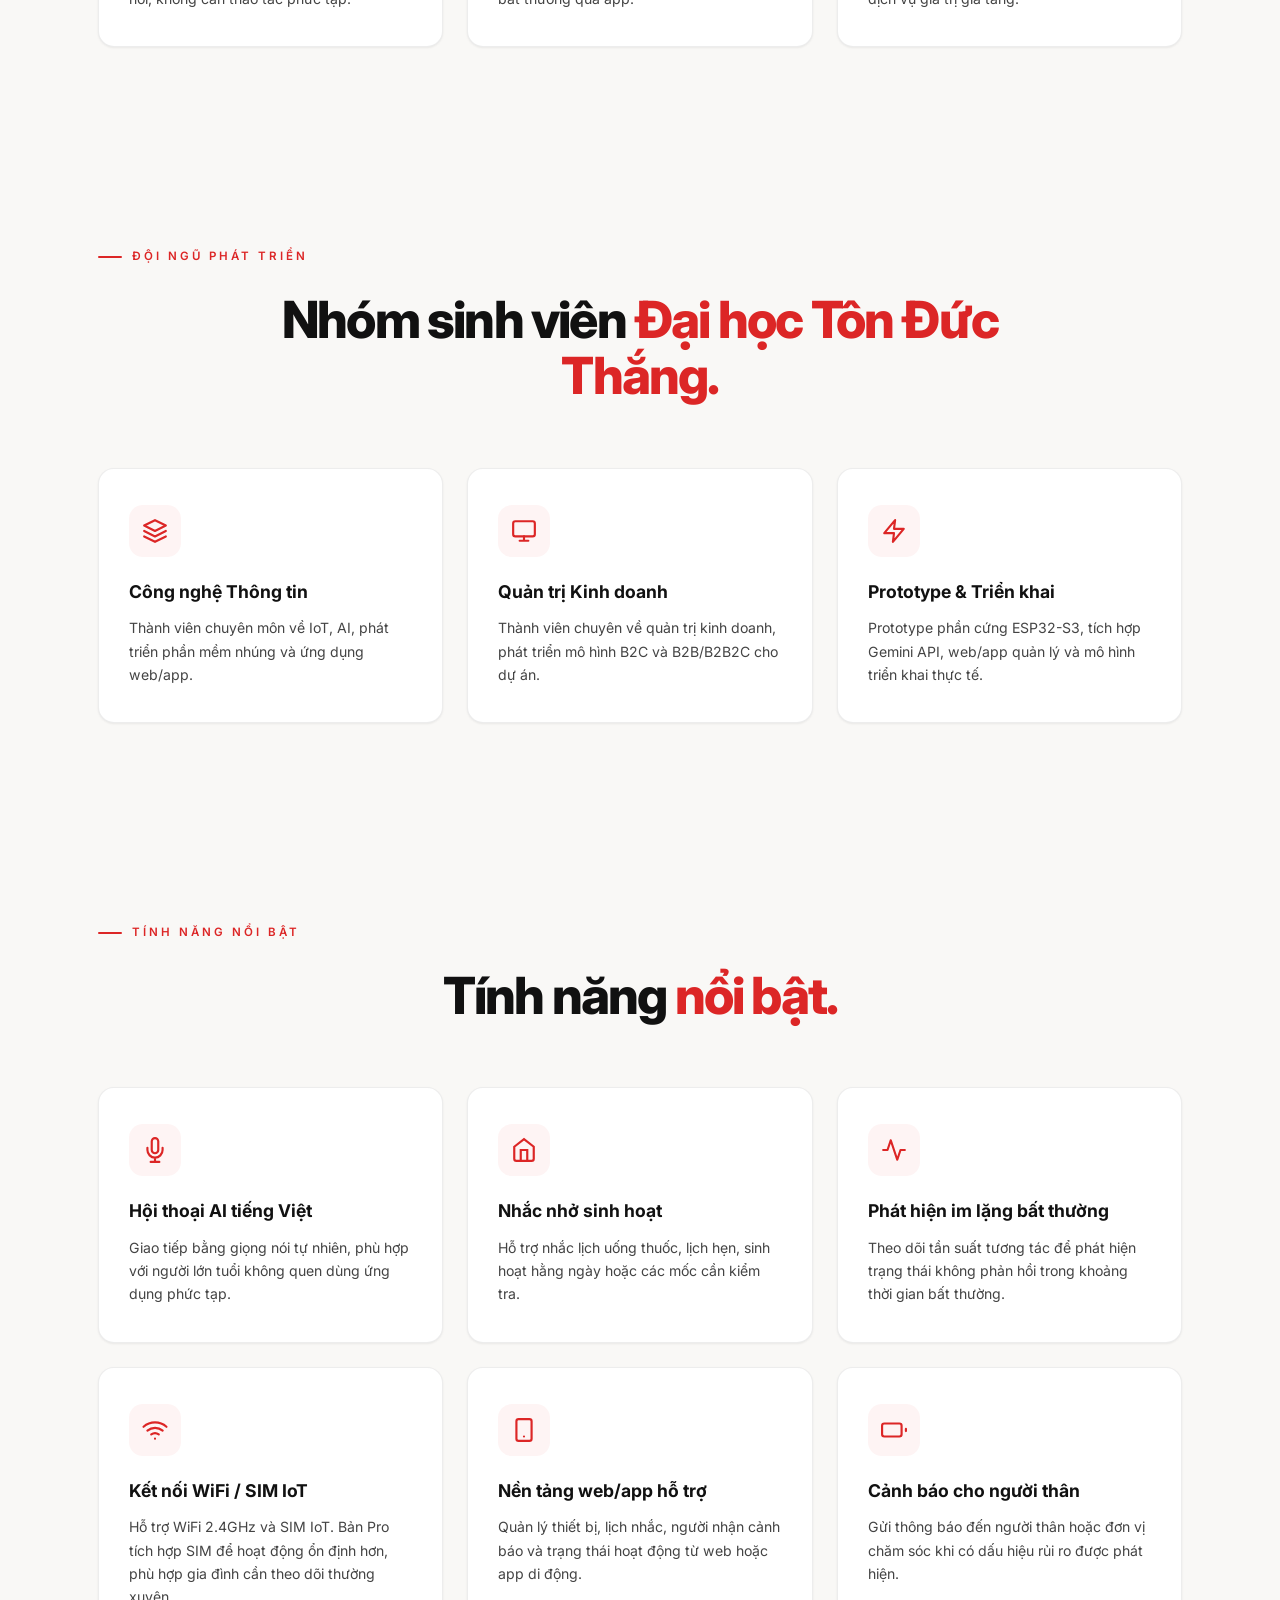
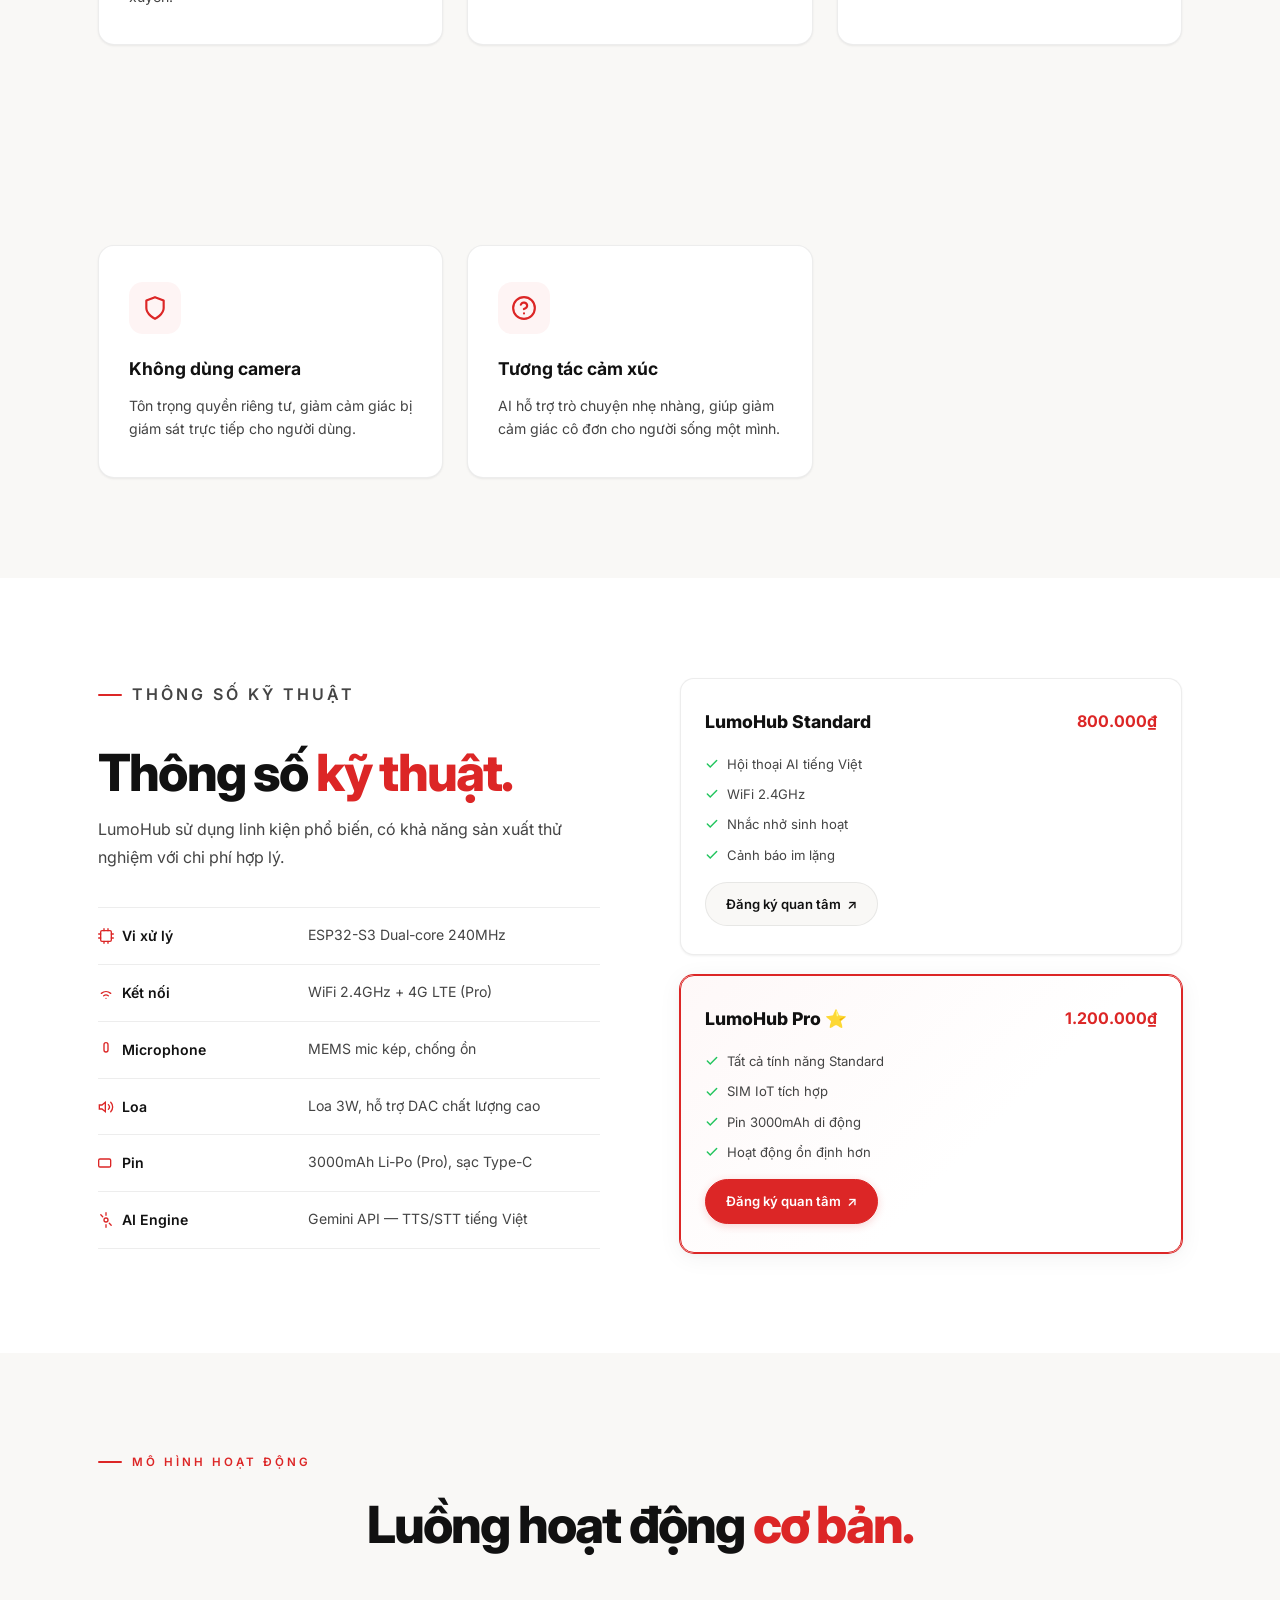
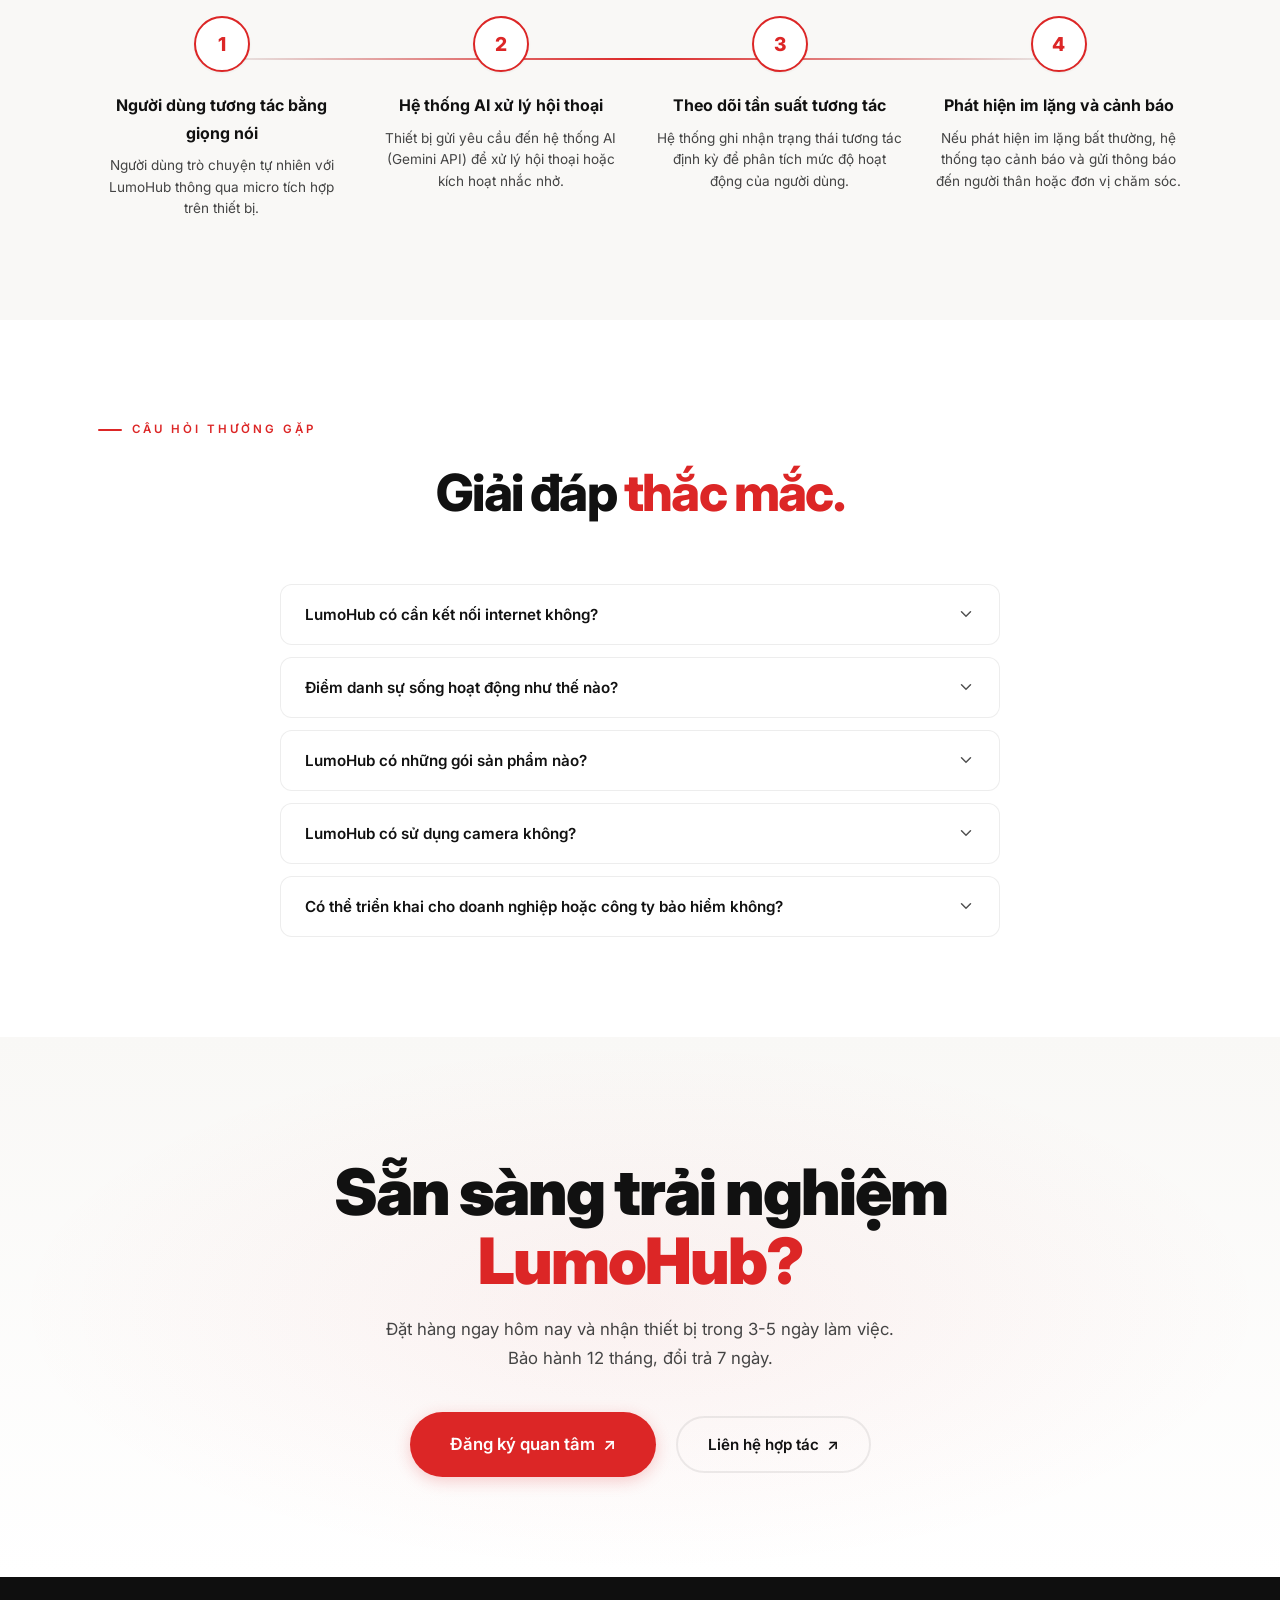
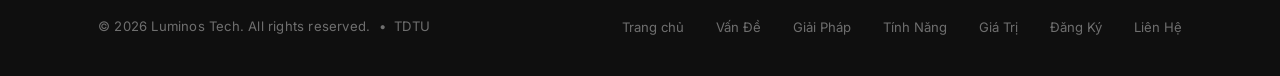
<file: lumohub.html>
<!DOCTYPE html>
<html lang="vi">

<head>
  <meta charset="UTF-8" />
  <meta name="viewport" content="width=device-width, initial-scale=1.0" />
  <title>LumoHub — AI Companion | Luminos Tech</title>
  <meta name="description"
    content="LumoHub là thiết bị AI Companion hỗ trợ tương tác cảm xúc và giám sát an toàn cho người sống độc lập. Không dùng camera." />
  <link rel="preconnect" href="https://fonts.googleapis.com" />
  <link rel="preconnect" href="https://fonts.gstatic.com" crossorigin />
  <link href="https://fonts.googleapis.com/css2?family=Inter:wght@400;500;600;700;800;900&display=swap"
    rel="stylesheet" />
  <link rel="stylesheet" href="styles.css" />
  <link rel="stylesheet" href="lumohub.css" />
</head>

<body>

  <nav id="navbar" class="navbar">
    <div class="nav-inner">
      <a href="/" class="logo">Luminos Tech</a>
      <ul class="nav-links" id="navLinks">
        <li><a href="#problem">Vấn Đề</a></li>
        <li><a href="#solution">Giải Pháp</a></li>
        <li><a href="#values">Giá Trị</a></li>
        <li><a href="#team">Đội Ngũ</a></li>
      </ul>
      <a href="contact" class="btn-cta-green" id="navCta">Contact <span class="arrow">↗</span></a>
      <button class="mobile-toggle" id="mobileToggle"
        aria-label="Toggle menu"><span></span><span></span><span></span></button>
    </div>
  </nav>

  <!-- HERO -->
  <section class="lumohub-hero">
    <div class="container">
      <div class="lumohub-hero-grid">
        <div class="lumohub-hero-content">
          <span class="lumohub-badge">
            <svg width="14" height="14" viewBox="0 0 24 24" fill="none">
              <path d="M13 2L3 14h9l-1 8 10-12h-9l1-8z" stroke="#dc2626" stroke-width="2" stroke-linejoin="round" />
            </svg>
            Hệ sinh thái AI Companion
          </span>
          <h1 class="lumohub-hero-title">AI Companion hỗ trợ<br><span class="logo-text">an toàn tại nhà.</span></h1>
          <p class="lumohub-hero-sub">Thiết bị IoT tích hợp AI hội thoại tiếng Việt, hỗ trợ trò chuyện, nhắc nhở và giám sát an toàn thông qua phát hiện im lặng bất thường — không phụ thuộc camera.</p>
          <div class="lumohub-hero-actions">
            <a href="order" class="btn-primary large">Đăng ký quan tâm <span class="arrow">↗</span></a>
            <a href="#problem" class="btn-ghost">Vấn đề cần giải quyết</a>
          </div>
          <div class="lumohub-hero-price">
            <span class="hero-price-tag">Từ</span>
            <span class="hero-price-value">800.000₫</span>
            <span class="hero-price-note">/ thiết bị</span>
          </div>
        </div>
        <div class="lumohub-hero-visual">
          <div class="product-showcase">
            <div class="showcase-glow"></div>
            <img src="device.png" alt="LumoHub Device" class="showcase-device-img" />
            <div class="showcase-ring">
            </div>
            <div class="showcase-tags-orbit">
              <div class="showcase-tag"><svg width="12" height="12" viewBox="0 0 24 24" fill="none">
                  <path d="M12 1a3 3 0 00-3 3v8a3 3 0 006 0V4a3 3 0 00-3-3z" stroke="#dc2626" stroke-width="2" />
                  <path d="M19 10v2a7 7 0 01-14 0v-2" stroke="#dc2626" stroke-width="2" stroke-linecap="round" />
                </svg> AI Tiếng Việt</div>
              <div class="showcase-tag"><svg width="12" height="12" viewBox="0 0 24 24" fill="none">
                  <path d="M12 22s8-4 8-10V5l-8-3-8 3v7c0 6 8 10 8 10z" stroke="#dc2626" stroke-width="2" />
                </svg> Không Camera</div>
              <div class="showcase-tag"><svg width="12" height="12" viewBox="0 0 24 24" fill="none">
                  <circle cx="12" cy="12" r="10" stroke="#dc2626" stroke-width="2" />
                  <path d="M12 6v6l4 2" stroke="#dc2626" stroke-width="2" stroke-linecap="round" />
                </svg> Cảnh Báo Im Lặng</div>
              <div class="showcase-tag"><svg width="12" height="12" viewBox="0 0 24 24" fill="none">
                  <path d="M5 12.55a11 11 0 0114.08 0M1.42 9a16 16 0 0121.16 0M8.53 16.11a6 6 0 016.95 0M12 20h.01"
                    stroke="#dc2626" stroke-width="2" stroke-linecap="round" />
                </svg> WiFi + SIM IoT</div>
            </div>

            <!-- Mobile feature badges -->
            <div class="showcase-mobile-tags">
              <span class="mobile-tag">AI Tiếng Việt</span>
              <span class="mobile-tag">Không Camera</span>
              <span class="mobile-tag">Cảnh Báo Im Lặng</span>
              <span class="mobile-tag">WiFi + SIM IoT</span>
            </div>
          </div>
        </div>
      </div>
    </div>
  </section>

  <!-- PROBLEM -->
  <section id="problem" class="lumohub-features" style="background: var(--bg-alt, #f8fafc);">
    <div class="container">
      <div class="features-header">
        <p class="section-label">VẤN ĐỀ CẦN GIẢI QUYẾT</p>
        <h2 class="section-heading center">Tại sao cần có <span class="accent">LumoHub?</span></h2>
      </div>
      <div class="features-grid">
        <div class="feature-card reveal-up">
          <div class="feature-icon"><svg width="26" height="26" viewBox="0 0 24 24" fill="none">
              <path d="M17 21v-2a4 4 0 00-4-4H5a4 4 0 00-4 4v2" stroke="#dc2626" stroke-width="2" stroke-linecap="round" />
              <circle cx="9" cy="7" r="4" stroke="#dc2626" stroke-width="2" />
              <path d="M23 21v-2a4 4 0 00-3-3.87M16 3.13a4 4 0 010 7.75" stroke="#dc2626" stroke-width="2" stroke-linecap="round" />
            </svg></div>
          <h3>Người cao tuổi sống độc lập</h3>
          <p>Người cao tuổi sống một mình có nguy cơ cao gặp sự cố tại nhà mà không được phát hiện kịp thời, dẫn đến hậu quả nghiêm trọng.</p>
        </div>
        <div class="feature-card reveal-up">
          <div class="feature-icon"><svg width="26" height="26" viewBox="0 0 24 24" fill="none">
              <path d="M5 12.55a11 11 0 0114.08 0M1.42 9a16 16 0 0121.16 0M8.53 16.11a6 6 0 016.95 0M12 20h.01" stroke="#dc2626" stroke-width="2" stroke-linecap="round" />
            </svg></div>
          <h3>Con cái khó theo dõi từ xa</h3>
          <p>Gia đình không sống cùng cha mẹ khó theo dõi tình trạng hằng ngày của người thân một cách liên tục và hiệu quả.</p>
        </div>
        <div class="feature-card reveal-up">
          <div class="feature-icon"><svg width="26" height="26" viewBox="0 0 24 24" fill="none">
              <circle cx="12" cy="12" r="3" stroke="#dc2626" stroke-width="2" />
              <path d="M12 1v4M12 19v4M4.22 4.22l2.83 2.83M16.95 16.95l2.83 2.83M1 12h4M19 12h4M4.22 19.78l2.83-2.83M16.95 7.05l2.83-2.83" stroke="#dc2626" stroke-width="2" stroke-linecap="round" />
            </svg></div>
          <h3>Camera gây lo ngại quyền riêng tư</h3>
          <p>Các giải pháp giám sát dựa trên camera bị nhiều người phản đối vì xâm phạm không gian riêng tư của người cao tuổi.</p>
        </div>
        <div class="feature-card reveal-up">
          <div class="feature-icon"><svg width="26" height="26" viewBox="0 0 24 24" fill="none">
              <path d="M12 22s8-4 8-10V5l-8-3-8 3v7c0 6 8 10 8 10z" stroke="#dc2626" stroke-width="2" stroke-linejoin="round" />
              <polyline points="9 12 11 14 15 10" stroke="#dc2626" stroke-width="2" stroke-linecap="round" stroke-linejoin="round" />
            </svg></div>
          <h3>Chi phí bồi thường bảo hiểm cao</h3>
          <p>Công ty bảo hiểm chịu áp lực chi phí bồi thường lớn khi các sự cố tại nhà không được phát hiện và xử lý kịp thời.</p>
        </div>
      </div>
    </div>
  </section>

  <!-- SOLUTION -->
  <section id="solution" class="lumohub-features">
    <div class="container">
      <div class="features-header">
        <p class="section-label">GIẢI PHÁP</p>
        <h2 class="section-heading center">LumoHub giải quyết <span class="accent">vấn đề trên.</span></h2>
      </div>
      <div class="features-grid">
        <div class="feature-card reveal-up">
          <div class="feature-icon"><svg width="26" height="26" viewBox="0 0 24 24" fill="none">
              <path d="M12 1a3 3 0 00-3 3v8a3 3 0 006 0V4a3 3 0 00-3-3z" stroke="#dc2626" stroke-width="2" />
              <path d="M19 10v2a7 7 0 01-14 0v-2M12 19v4M8 23h8" stroke="#dc2626" stroke-width="2" stroke-linecap="round" />
            </svg></div>
          <h3>Hội thoại AI tiếng Việt</h3>
          <p>Giao tiếp bằng giọng nói tự nhiên, phù hợp với người lớn tuổi không quen dùng ứng dụng phức tạp.</p>
        </div>
        <div class="feature-card reveal-up">
          <div class="feature-icon"><svg width="26" height="26" viewBox="0 0 24 24" fill="none">
              <circle cx="12" cy="12" r="10" stroke="#dc2626" stroke-width="2" />
              <path d="M12 6v6l4 2" stroke="#dc2626" stroke-width="2" stroke-linecap="round" stroke-linejoin="round" />
            </svg></div>
          <h3>Nhắc nhở sinh hoạt</h3>
          <p>Hỗ trợ nhắc lịch uống thuốc, lịch hẹn, sinh hoạt hằng ngày hoặc các mốc cần kiểm tra.</p>
        </div>
        <div class="feature-card reveal-up">
          <div class="feature-icon"><svg width="26" height="26" viewBox="0 0 24 24" fill="none">
              <path d="M12 22s8-4 8-10V5l-8-3-8 3v7c0 6 8 10 8 10z" stroke="#dc2626" stroke-width="2" stroke-linejoin="round" />
            </svg></div>
          <h3>Phát hiện im lặng bất thường</h3>
          <p>Theo dõi tần suất tương tác để phát hiện trạng thái không phản hồi trong khoảng thời gian bất thường.</p>
        </div>
        <div class="feature-card reveal-up">
          <div class="feature-icon"><svg width="26" height="26" viewBox="0 0 24 24" fill="none">
              <path d="M5 12.55a11 11 0 0114.08 0M1.42 9a16 16 0 0121.16 0M8.53 16.11a6 6 0 016.95 0M12 20h.01" stroke="#dc2626" stroke-width="2" stroke-linecap="round" />
            </svg></div>
          <h3>Cảnh báo cho người thân</h3>
          <p>Gửi thông báo đến người thân hoặc đơn vị chăm sóc khi có dấu hiệu rủi ro được phát hiện.</p>
        </div>
        <div class="feature-card reveal-up">
          <div class="feature-icon"><svg width="26" height="26" viewBox="0 0 24 24" fill="none">
              <circle cx="12" cy="12" r="10" stroke="#dc2626" stroke-width="2" />
              <path d="M9.09 9a3 3 0 015.83 1c0 2-3 3-3 3M12 17h.01" stroke="#dc2626" stroke-width="2" stroke-linecap="round" stroke-linejoin="round" />
            </svg></div>
          <h3>Không dùng camera</h3>
          <p>Tôn trọng quyền riêng tư, giảm cảm giác bị giám sát trực tiếp cho người dùng.</p>
        </div>
        <div class="feature-card reveal-up">
          <div class="feature-icon"><svg width="26" height="26" viewBox="0 0 24 24" fill="none">
              <rect x="5" y="2" width="14" height="20" rx="2" stroke="#dc2626" stroke-width="2" />
              <line x1="12" y1="18" x2="12" y2="18" stroke="#dc2626" stroke-width="2" stroke-linecap="round" />
            </svg></div>
          <h3>Nền tảng web/app hỗ trợ</h3>
          <p>Quản lý thiết bị, lịch nhắc, người nhận cảnh báo và trạng thái hoạt động từ web hoặc app di động.</p>
        </div>
      </div>
    </div>
  </section>

  <!-- VALUES -->
  <section id="values" class="lumohub-features" style="background: var(--bg-alt, #f8fafc);">
    <div class="container">
      <div class="features-header">
        <p class="section-label">GIÁ TRỊ</p>
        <h2 class="section-heading center">Giá trị mà LumoHub <span class="accent">mang lại.</span></h2>
      </div>
      <div class="features-grid">
        <div class="feature-card reveal-up">
          <div class="feature-icon"><svg width="26" height="26" viewBox="0 0 24 24" fill="none">
              <path d="M20 21v-2a4 4 0 00-4-4H8a4 4 0 00-4 4v2" stroke="#dc2626" stroke-width="2" stroke-linecap="round" />
              <circle cx="12" cy="7" r="4" stroke="#dc2626" stroke-width="2" />
            </svg></div>
          <h3>Người cao tuổi</h3>
          <p>Có người đồng hành để trò chuyện, nhận nhắc nhở. Sử dụng đơn giản bằng giọng nói, không cần thao tác phức tạp.</p>
        </div>
        <div class="feature-card reveal-up">
          <div class="feature-icon"><svg width="26" height="26" viewBox="0 0 24 24" fill="none">
              <path d="M17 21v-2a4 4 0 00-4-4H5a4 4 0 00-4 4v2" stroke="#dc2626" stroke-width="2" stroke-linecap="round" />
              <circle cx="9" cy="7" r="4" stroke="#dc2626" stroke-width="2" />
              <path d="M23 21v-2a4 4 0 00-3-3.87M16 3.13a4 4 0 010 7.75" stroke="#dc2626" stroke-width="2" stroke-linecap="round" />
            </svg></div>
          <h3>Gia đình</h3>
          <p>An tâm hơn khi không sống cùng cha mẹ. Nhận cảnh báo kịp thời nếu có dấu hiệu bất thường qua app.</p>
        </div>
        <div class="feature-card reveal-up">
          <div class="feature-icon"><svg width="26" height="26" viewBox="0 0 24 24" fill="none">
              <path d="M12 22s8-4 8-10V5l-8-3-8 3v7c0 6 8 10 8 10z" stroke="#dc2626" stroke-width="2" stroke-linejoin="round" />
              <polyline points="9 12 11 14 15 10" stroke="#dc2626" stroke-width="2" stroke-linecap="round" stroke-linejoin="round" />
            </svg></div>
          <h3>Bảo hiểm & CS sức khỏe</h3>
          <p>Hỗ trợ quản trị rủi ro, giảm khả năng phát hiện muộn các sự cố tại nhà. Tích hợp làm dịch vụ giá trị gia tăng.</p>
        </div>
      </div>
    </div>
  </section>

  <!-- TEAM -->
  <section id="team" class="lumohub-features">
    <div class="container">
      <div class="features-header">
        <p class="section-label">ĐỘI NGŨ PHÁT TRIỂN</p>
        <h2 class="section-heading center">Nhóm sinh viên <span class="accent">Đại học Tôn Đức Thắng.</span></h2>
      </div>
      <div class="features-grid">
        <div class="feature-card reveal-up">
          <div class="feature-icon"><svg width="26" height="26" viewBox="0 0 24 24" fill="none">
              <path d="M12 2L2 7l10 5 10-5-10-5zM2 17l10 5 10-5M2 12l10 5 10-5" stroke="#dc2626" stroke-width="2" stroke-linecap="round" stroke-linejoin="round" />
            </svg></div>
          <h3>Công nghệ Thông tin</h3>
          <p>Thành viên chuyên môn về IoT, AI, phát triển phần mềm nhúng và ứng dụng web/app.</p>
        </div>
        <div class="feature-card reveal-up">
          <div class="feature-icon"><svg width="26" height="26" viewBox="0 0 24 24" fill="none">
              <rect x="2" y="3" width="20" height="14" rx="2" stroke="#dc2626" stroke-width="2" />
              <path d="M8 21h8M12 17v4" stroke="#dc2626" stroke-width="2" stroke-linecap="round" />
            </svg></div>
          <h3>Quản trị Kinh doanh</h3>
          <p>Thành viên chuyên về quản trị kinh doanh, phát triển mô hình B2C và B2B/B2B2C cho dự án.</p>
        </div>
        <div class="feature-card reveal-up">
          <div class="feature-icon"><svg width="26" height="26" viewBox="0 0 24 24" fill="none">
              <path d="M13 2L3 14h9l-1 8 10-12h-9l1-8z" stroke="#dc2626" stroke-width="2" stroke-linejoin="round" />
            </svg></div>
          <h3>Prototype & Triển khai</h3>
          <p>Prototype phần cứng ESP32-S3, tích hợp Gemini API, web/app quản lý và mô hình triển khai thực tế.</p>
        </div>
      </div>
    </div>
  </section>

  <!-- FEATURES -->
  <section id="features" class="lumohub-features">
    <div class="container">
      <div class="features-header">
        <p class="section-label">TÍNH NĂNG NỔI BẬT</p>
        <h2 class="section-heading center">Tính năng <span class="accent">nổi bật.</span></h2>
      </div>
      <div class="features-grid">
        <div class="feature-card reveal-up">
          <div class="feature-icon"><svg width="26" height="26" viewBox="0 0 24 24" fill="none">
              <path d="M12 1a3 3 0 00-3 3v8a3 3 0 006 0V4a3 3 0 00-3-3z" stroke="#dc2626" stroke-width="2" />
              <path d="M19 10v2a7 7 0 01-14 0v-2M12 19v4M8 23h8" stroke="#dc2626" stroke-width="2"
                stroke-linecap="round" />
            </svg></div>
          <h3>Hội thoại AI tiếng Việt</h3>
          <p>Giao tiếp bằng giọng nói tự nhiên, phù hợp với người lớn tuổi không quen dùng ứng dụng phức tạp.</p>
        </div>
        <div class="feature-card reveal-up">
          <div class="feature-icon"><svg width="26" height="26" viewBox="0 0 24 24" fill="none">
              <path d="M3 9l9-7 9 7v11a2 2 0 01-2 2H5a2 2 0 01-2-2V9z" stroke="#dc2626" stroke-width="2" />
              <polyline points="9 22 9 12 15 12 15 22" stroke="#dc2626" stroke-width="2" />
            </svg></div>
          <h3>Nhắc nhở sinh hoạt</h3>
          <p>Hỗ trợ nhắc lịch uống thuốc, lịch hẹn, sinh hoạt hằng ngày hoặc các mốc cần kiểm tra.</p>
        </div>
        <div class="feature-card reveal-up">
          <div class="feature-icon"><svg width="26" height="26" viewBox="0 0 24 24" fill="none">
              <path d="M22 12h-4l-3 9L9 3l-3 9H2" stroke="#dc2626" stroke-width="2" stroke-linecap="round"
                stroke-linejoin="round" />
            </svg></div>
          <h3>Phát hiện im lặng bất thường</h3>
          <p>Theo dõi tần suất tương tác để phát hiện trạng thái không phản hồi trong khoảng thời gian bất thường.</p>
        </div>
        <div class="feature-card reveal-up">
          <div class="feature-icon"><svg width="26" height="26" viewBox="0 0 24 24" fill="none">
              <path d="M5 12.55a11 11 0 0114.08 0M1.42 9a16 16 0 0121.16 0M8.53 16.11a6 6 0 016.95 0M12 20h.01"
                stroke="#dc2626" stroke-width="2" stroke-linecap="round" />
            </svg></div>
          <h3>Kết nối WiFi / SIM IoT</h3>
          <p>Hỗ trợ WiFi 2.4GHz và SIM IoT. Bản Pro tích hợp SIM để hoạt động ổn định hơn, phù hợp gia đình cần theo dõi thường xuyên.</p>
        </div>
        <div class="feature-card reveal-up">
          <div class="feature-icon"><svg width="26" height="26" viewBox="0 0 24 24" fill="none">
              <rect x="5" y="2" width="14" height="20" rx="2" stroke="#dc2626" stroke-width="2" />
              <line x1="12" y1="18" x2="12" y2="18" stroke="#dc2626" stroke-width="2" stroke-linecap="round" />
            </svg></div>
          <h3>Nền tảng web/app hỗ trợ</h3>
          <p>Quản lý thiết bị, lịch nhắc, người nhận cảnh báo và trạng thái hoạt động từ web hoặc app di động.</p>
        </div>
        <div class="feature-card reveal-up">
          <div class="feature-icon"><svg width="26" height="26" viewBox="0 0 24 24" fill="none">
              <rect x="1" y="6" width="18" height="12" rx="2" stroke="#dc2626" stroke-width="2" />
              <line x1="23" y1="13" x2="23" y2="11" stroke="#dc2626" stroke-width="2" stroke-linecap="round" />
            </svg></div>
          <h3>Cảnh báo cho người thân</h3>
          <p>Gửi thông báo đến người thân hoặc đơn vị chăm sóc khi có dấu hiệu rủi ro được phát hiện.</p>
        </div>
      </div>
    </div>
  </section>

  <!-- ADDITIONAL FEATURES -->
  <section class="lumohub-features" style="background: var(--bg-alt, #f8fafc);">
    <div class="container">
      <div class="features-grid">
        <div class="feature-card reveal-up">
          <div class="feature-icon"><svg width="26" height="26" viewBox="0 0 24 24" fill="none">
              <path d="M12 22s8-4 8-10V5l-8-3-8 3v7c0 6 8 10 8 10z" stroke="#dc2626" stroke-width="2" stroke-linejoin="round" />
            </svg></div>
          <h3>Không dùng camera</h3>
          <p>Tôn trọng quyền riêng tư, giảm cảm giác bị giám sát trực tiếp cho người dùng.</p>
        </div>
        <div class="feature-card reveal-up">
          <div class="feature-icon"><svg width="26" height="26" viewBox="0 0 24 24" fill="none">
              <circle cx="12" cy="12" r="10" stroke="#dc2626" stroke-width="2" />
              <path d="M9.09 9a3 3 0 015.83 1c0 2-3 3-3 3M12 17h.01" stroke="#dc2626" stroke-width="2" stroke-linecap="round" stroke-linejoin="round" />
            </svg></div>
          <h3>Tương tác cảm xúc</h3>
          <p>AI hỗ trợ trò chuyện nhẹ nhàng, giúp giảm cảm giác cô đơn cho người sống một mình.</p>
        </div>
      </div>
    </div>
  </section>

  <!-- SPECS & COMPARISON -->
  <section class="lumohub-specs">
    <div class="container">
      <div class="specs-layout">
        <div class="specs-content">
          <p class="section-label">THÔNG SỐ KỸ THUẬT</p>
          <h2 class="section-heading">Thông số <span class="accent">kỹ thuật.</span></h2>
          <p>LumoHub sử dụng linh kiện phổ biến, có khả năng sản xuất thử nghiệm với chi phí hợp lý.</p>
          <div class="specs-table">
            <div class="spec-row"><span class="spec-label"><svg width="16" height="16" viewBox="0 0 24 24" fill="none">
                  <rect x="4" y="4" width="16" height="16" rx="2" stroke="#dc2626" stroke-width="2" />
                  <path d="M9 1v3M15 1v3M9 20v3M15 20v3M1 9h3M1 15h3M20 9h3M20 15h3" stroke="#dc2626" stroke-width="2"
                    stroke-linecap="round" />
                </svg> Vi xử lý</span><span class="spec-value">ESP32-S3 Dual-core 240MHz</span></div>
            <div class="spec-row"><span class="spec-label"><svg width="16" height="16" viewBox="0 0 24 24" fill="none">
                  <path d="M5 12.55a11 11 0 0114.08 0M8.53 16.11a6 6 0 016.95 0M12 20h.01" stroke="#dc2626"
                    stroke-width="2" stroke-linecap="round" />
                </svg> Kết nối</span><span class="spec-value">WiFi 2.4GHz + 4G LTE (Pro)</span></div>
            <div class="spec-row"><span class="spec-label"><svg width="16" height="16" viewBox="0 0 24 24" fill="none">
                  <path d="M12 1a3 3 0 00-3 3v8a3 3 0 006 0V4a3 3 0 00-3-3z" stroke="#dc2626" stroke-width="2" />
                </svg> Microphone</span><span class="spec-value">MEMS mic kép, chống ồn</span></div>
            <div class="spec-row"><span class="spec-label"><svg width="16" height="16" viewBox="0 0 24 24" fill="none">
                  <polygon points="11 5 6 9 2 9 2 15 6 15 11 19" stroke="#dc2626" stroke-width="2" />
                  <path d="M19.07 4.93a10 10 0 010 14.14M15.54 8.46a5 5 0 010 7.07" stroke="#dc2626" stroke-width="2"
                    stroke-linecap="round" />
                </svg> Loa</span><span class="spec-value">Loa 3W, hỗ trợ DAC chất lượng cao</span></div>
            <div class="spec-row"><span class="spec-label"><svg width="16" height="16" viewBox="0 0 24 24" fill="none">
                  <rect x="1" y="6" width="18" height="12" rx="2" stroke="#dc2626" stroke-width="2" />
                </svg> Pin</span><span class="spec-value">3000mAh Li-Po (Pro), sạc Type-C</span></div>
            <div class="spec-row"><span class="spec-label"><svg width="16" height="16" viewBox="0 0 24 24" fill="none">
                  <circle cx="12" cy="12" r="3" stroke="#dc2626" stroke-width="2" />
                  <path d="M12 1v4M12 19v4M4.22 4.22l2.83 2.83M16.95 16.95l2.83 2.83" stroke="#dc2626" stroke-width="2"
                    stroke-linecap="round" />
                </svg> AI Engine</span><span class="spec-value">Gemini API — TTS/STT tiếng Việt</span></div>
          </div>
        </div>
        <div class="specs-visual">
          <div class="comparison-card">
            <div class="comparison-header"><span class="comparison-name">LumoHub Standard</span><span
                class="comparison-price">800.000₫</span></div>
            <ul class="comparison-features">
              <li><svg width="14" height="14" viewBox="0 0 24 24" fill="none">
                  <polyline points="20 6 9 17 4 12" stroke="#22c55e" stroke-width="2.5" stroke-linecap="round" />
                </svg> Hội thoại AI tiếng Việt</li>
              <li><svg width="14" height="14" viewBox="0 0 24 24" fill="none">
                  <polyline points="20 6 9 17 4 12" stroke="#22c55e" stroke-width="2.5" stroke-linecap="round" />
                </svg> WiFi 2.4GHz</li>
              <li><svg width="14" height="14" viewBox="0 0 24 24" fill="none">
                  <polyline points="20 6 9 17 4 12" stroke="#22c55e" stroke-width="2.5" stroke-linecap="round" />
                </svg> Nhắc nhở sinh hoạt</li>
              <li><svg width="14" height="14" viewBox="0 0 24 24" fill="none">
                  <polyline points="20 6 9 17 4 12" stroke="#22c55e" stroke-width="2.5" stroke-linecap="round" />
                </svg> Cảnh báo im lặng</li>
            </ul>
            <a href="order" class="comp-btn">Đăng ký quan tâm <span class="arrow">↗</span></a>
          </div>
          <div class="comparison-card highlight">
            <div class="comparison-header"><span class="comparison-name">LumoHub Pro ⭐</span><span
                class="comparison-price">1.200.000₫</span></div>
            <ul class="comparison-features">
              <li><svg width="14" height="14" viewBox="0 0 24 24" fill="none">
                  <polyline points="20 6 9 17 4 12" stroke="#22c55e" stroke-width="2.5" stroke-linecap="round" />
                </svg> Tất cả tính năng Standard</li>
              <li><svg width="14" height="14" viewBox="0 0 24 24" fill="none">
                  <polyline points="20 6 9 17 4 12" stroke="#22c55e" stroke-width="2.5" stroke-linecap="round" />
                </svg> SIM IoT tích hợp</li>
              <li><svg width="14" height="14" viewBox="0 0 24 24" fill="none">
                  <polyline points="20 6 9 17 4 12" stroke="#22c55e" stroke-width="2.5" stroke-linecap="round" />
                </svg> Pin 3000mAh di động</li>
              <li><svg width="14" height="14" viewBox="0 0 24 24" fill="none">
                  <polyline points="20 6 9 17 4 12" stroke="#22c55e" stroke-width="2.5" stroke-linecap="round" />
                </svg> Hoạt động ổn định hơn</li>
            </ul>
            <a href="order" class="comp-btn comp-btn-accent">Đăng ký quan tâm <span class="arrow">↗</span></a>
          </div>
        </div>
      </div>
    </div>
  </section>

  <!-- HOW IT WORKS -->
  <section class="lumohub-how">
    <div class="container">
      <div class="features-header">
        <p class="section-label">MÔ HÌNH HOẠT ĐỘNG</p>
        <h2 class="section-heading center">Luồng hoạt động <span class="accent">cơ bản.</span></h2>
      </div>
      <div class="how-grid">
        <div class="how-step reveal-up">
          <div class="how-step-num">1</div>
          <h3>Người dùng tương tác bằng giọng nói</h3>
          <p>Người dùng trò chuyện tự nhiên với LumoHub thông qua micro tích hợp trên thiết bị.</p>
        </div>
        <div class="how-step reveal-up">
          <div class="how-step-num">2</div>
          <h3>Hệ thống AI xử lý hội thoại</h3>
          <p>Thiết bị gửi yêu cầu đến hệ thống AI (Gemini API) để xử lý hội thoại hoặc kích hoạt nhắc nhở.</p>
        </div>
        <div class="how-step reveal-up">
          <div class="how-step-num">3</div>
          <h3>Theo dõi tần suất tương tác</h3>
          <p>Hệ thống ghi nhận trạng thái tương tác định kỳ để phân tích mức độ hoạt động của người dùng.</p>
        </div>
        <div class="how-step reveal-up">
          <div class="how-step-num">4</div>
          <h3>Phát hiện im lặng và cảnh báo</h3>
          <p>Nếu phát hiện im lặng bất thường, hệ thống tạo cảnh báo và gửi thông báo đến người thân hoặc đơn vị chăm sóc.</p>
        </div>
      </div>
    </div>
  </section>

  <!-- FAQ -->
  <section class="lumohub-faq">
    <div class="container">
      <div class="features-header">
        <p class="section-label">CÂU HỎI THƯỜNG GẶP</p>
        <h2 class="section-heading center">Giải đáp <span class="accent">thắc mắc.</span></h2>
      </div>
      <div class="faq-grid">
        <div class="faq-item"><button class="faq-question" onclick="toggleFaq(this)">LumoHub có cần kết nối internet
            không?<svg class="faq-chevron" width="18" height="18" viewBox="0 0 24 24" fill="none">
              <path d="M6 9l6 6 6-6" stroke="#525252" stroke-width="2" stroke-linecap="round" />
            </svg></button>
          <div class="faq-answer">
            <p>Có, LumoHub cần kết nối WiFi hoặc SIM IoT (bản Pro) để xử lý hội thoại qua AI (Gemini API). Không có camera nên thiết bị không yêu cầu băng thông cao.</p>
          </div>
        </div>
        <div class="faq-item"><button class="faq-question" onclick="toggleFaq(this)">Điểm danh sự sống hoạt động như thế
            nào?<svg class="faq-chevron" width="18" height="18" viewBox="0 0 24 24" fill="none">
              <path d="M6 9l6 6 6-6" stroke="#525252" stroke-width="2" stroke-linecap="round" />
            </svg></button>
          <div class="faq-answer">
            <p>Hệ thống theo dõi tần suất tương tác của người dùng. Nếu không có phản hồi trong khoảng thời gian bất thường so với lịch thông thường, cảnh báo sẽ được gửi đến người thân đã được cài đặt qua app.</p>
          </div>
        </div>
        <div class="faq-item"><button class="faq-question" onclick="toggleFaq(this)">LumoHub có những gói sản phẩm nào?<svg class="faq-chevron" width="18" height="18" viewBox="0 0 24 24" fill="none">
              <path d="M6 9l6 6 6-6" stroke="#525252" stroke-width="2" stroke-linecap="round" />
            </svg></button>
          <div class="faq-answer">
            <p><strong>LumoHub Standard</strong> (800.000₫) — WiFi, hội thoại AI, nhắc nhở, cảnh báo cơ bản. <strong>LumoHub Pro</strong> (1.200.000₫) — WiFi/SIM IoT, hoạt động ổn định hơn. <strong>LumoHub Enterprise</strong> — triển khai theo mô hình đối tác bảo hiểm/chăm sóc sức khỏe, liên hệ để báo giá.</p>
          </div>
        </div>
        <div class="faq-item"><button class="faq-question" onclick="toggleFaq(this)">LumoHub có sử dụng camera không?<svg class="faq-chevron" width="18" height="18" viewBox="0 0 24 24" fill="none">
              <path d="M6 9l6 6 6-6" stroke="#525252" stroke-width="2" stroke-linecap="round" />
            </svg></button>
          <div class="faq-answer">
            <p>Không. LumoHub <strong>không sử dụng camera</strong>. Thiết bị chỉ sử dụng micro và loa để tương tác bằng giọng nói. Việc giám sát an toàn dựa trên tần suất tương tác và cơ chế phát hiện im lặng bất thường, nhằm tôn trọng quyền riêng tư của người dùng.</p>
          </div>
        </div>
        <div class="faq-item"><button class="faq-question" onclick="toggleFaq(this)">Có thể triển khai cho doanh nghiệp hoặc công ty bảo hiểm không?<svg
              class="faq-chevron" width="18" height="18" viewBox="0 0 24 24" fill="none">
              <path d="M6 9l6 6 6-6" stroke="#525252" stroke-width="2" stroke-linecap="round" />
            </svg></button>
          <div class="faq-answer">
            <p>Có. LumoHub Enterprise được thiết kế cho mô hình B2B/B2B2C, hỗ trợ triển khai nhiều thiết bị, tích hợp API với hệ thống bảo hiểm hoặc chăm sóc sức khỏe. Vui lòng liên hệ để trao đổi về phương án triển khai cụ thể.</p>
          </div>
        </div>
      </div>
    </div>
  </section>

  <!-- CTA -->
  <section class="lumohub-cta">
    <div class="container narrow center-text">
      <h2 class="big-heading">Sẵn sàng trải nghiệm <span class="accent">LumoHub?</span></h2>
      <p class="lumohub-cta-sub">Đặt hàng ngay hôm nay và nhận thiết bị trong 3-5 ngày làm việc. Bảo hành 12 tháng, đổi
        trả 7 ngày.</p>
      <div class="cta-buttons">
        <a href="order" class="btn-primary large">Đăng ký quan tâm <span class="arrow">↗</span></a>
        <a href="contact" class="btn-outline">Liên hệ hợp tác <span class="arrow">↗</span></a>
      </div>
    </div>
  </section>

  <footer id="site-footer" class="site-footer">
    <div class="container footer-inner">
      <span class="footer-copy">&copy; 2026 Luminos Tech. All rights reserved. &nbsp;•&nbsp; TDTU</span>
      <ul class="footer-links">
        <li><a href="/">Trang chủ</a></li>
        <li><a href="#problem">Vấn Đề</a></li>
        <li><a href="#solution">Giải Pháp</a></li>
        <li><a href="#features">Tính Năng</a></li>
        <li><a href="#values">Giá Trị</a></li>
        <li><a href="order">Đăng Ký</a></li>
        <li><a href="contact">Liên Hệ</a></li>
      </ul>
    </div>
  </footer>

  <script>
    document.getElementById('mobileToggle').addEventListener('click', () => { document.getElementById('navLinks').classList.toggle('open') });
    function toggleFaq(btn) { const item = btn.parentElement; item.classList.toggle('open'); document.querySelectorAll('.faq-item').forEach(i => { if (i !== item) i.classList.remove('open') }) }
    const obs = new IntersectionObserver((entries) => { entries.forEach(e => { if (e.isIntersecting) { e.target.classList.add('visible'); obs.unobserve(e.target) } }) }, { threshold: 0.15 });
    document.querySelectorAll('.reveal-up').forEach(el => obs.observe(el));
  </script>
</body>

</html>
</file>
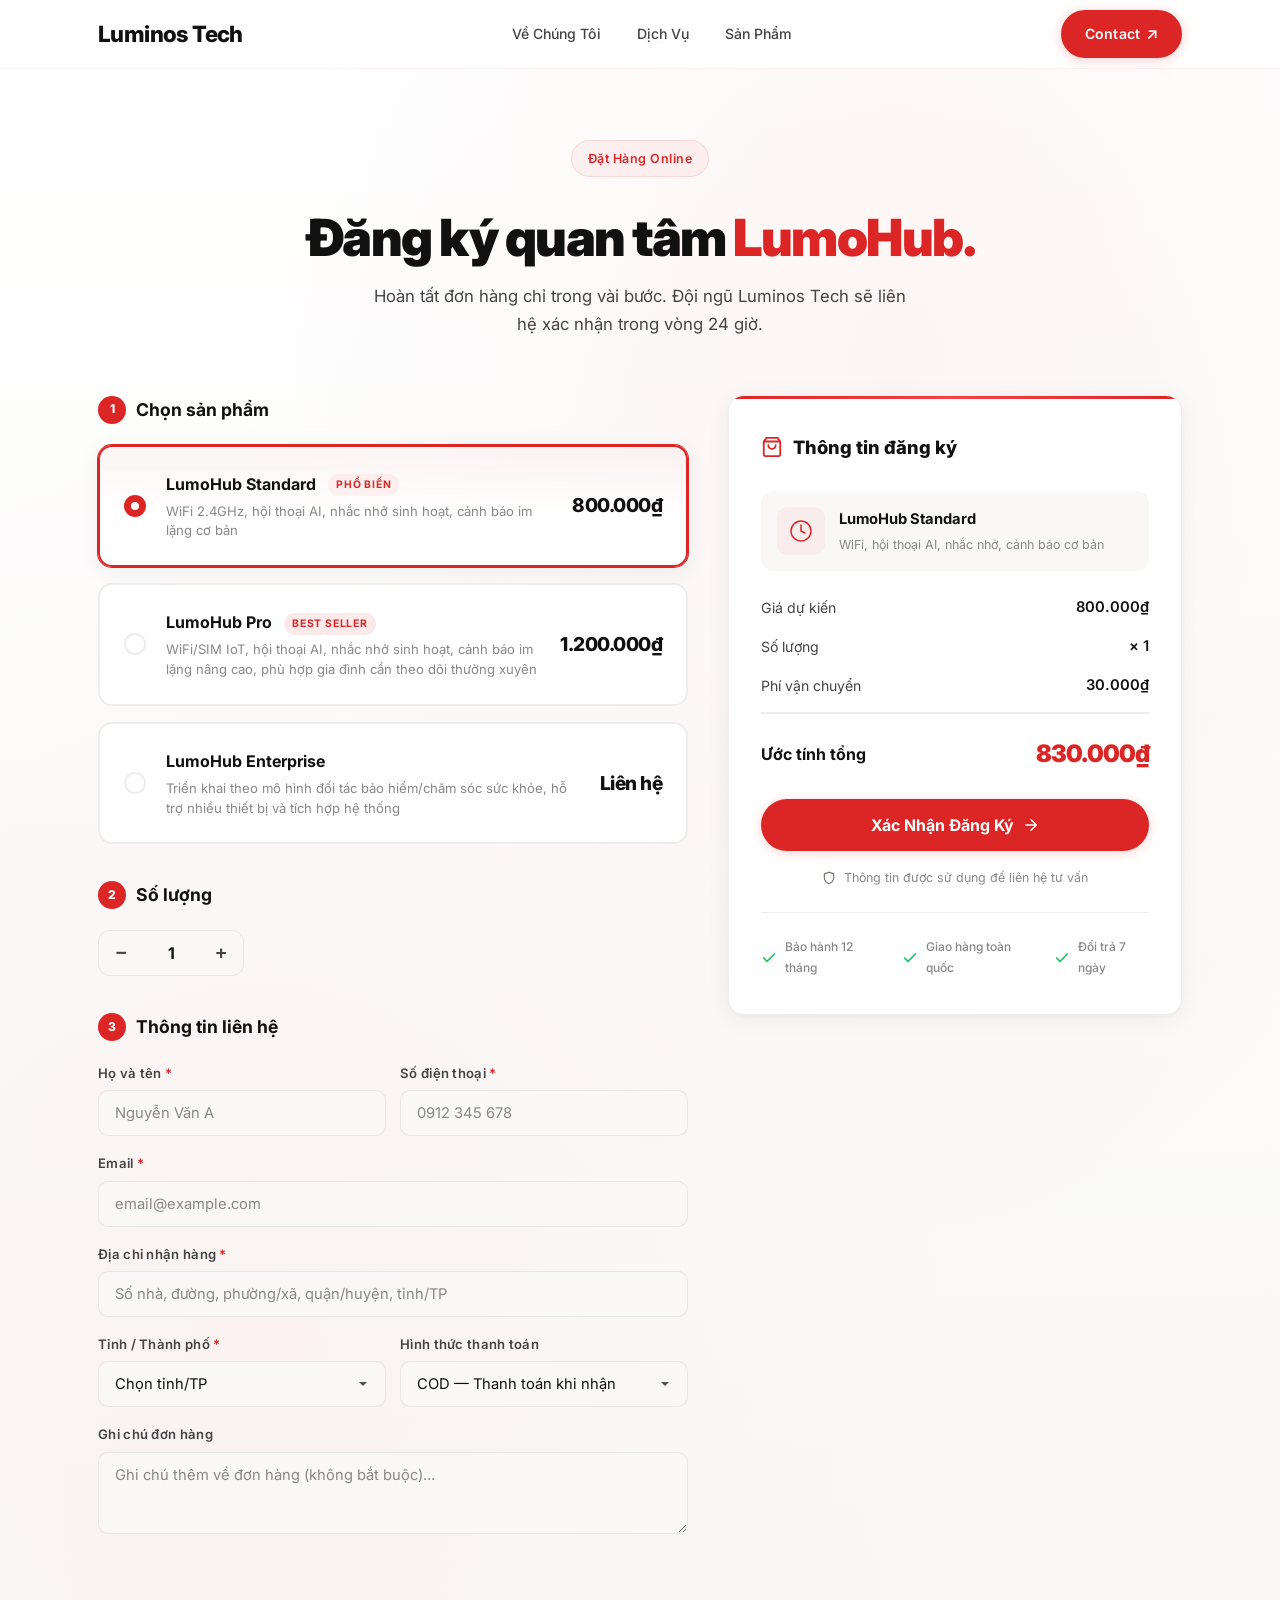
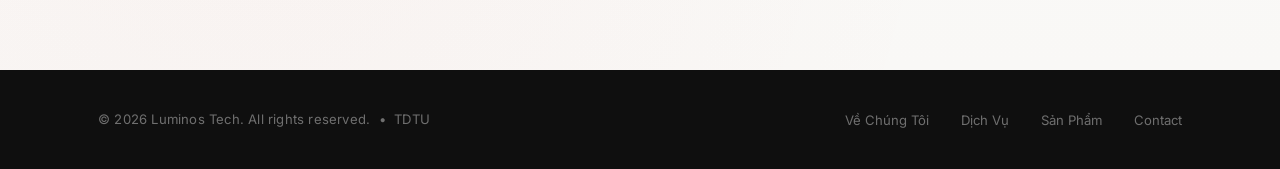
<file: order.html>
<!DOCTYPE html>
<html lang="vi">

<head>
  <meta charset="UTF-8" />
  <meta name="viewport" content="width=device-width, initial-scale=1.0" />
  <title>Đăng ký quan tâm LumoHub — Luminos Tech</title>
  <meta name="description"
    content="Đăng ký quan tâm và đặt mua thử nghiệm LumoHub. Thiết bị AI Companion cho người sống độc lập, không dùng camera." />
  <link rel="preconnect" href="https://fonts.googleapis.com" />
  <link rel="preconnect" href="https://fonts.gstatic.com" crossorigin />
  <link href="https://fonts.googleapis.com/css2?family=Inter:wght@400;500;600;700;800;900&display=swap"
    rel="stylesheet" />
  <link rel="stylesheet" href="styles.css" />
  <link rel="stylesheet" href="order.css" />
</head>

<body>

  <!-- ===== NAVIGATION ===== -->
  <nav id="navbar" class="navbar">
    <div class="nav-inner">
      <a href="/" class="logo">Luminos Tech</a>
      <ul class="nav-links" id="navLinks">
        <li><a href="/#value-prop">Về Chúng Tôi</a></li>
        <li><a href="/#outcomes">Dịch Vụ</a></li>
        <li><a href="/#products">Sản Phẩm</a></li>
      </ul>
      <a href="contact" class="btn-cta-green" id="navCta">Contact <span class="arrow">↗</span></a>
      <button class="mobile-toggle" id="mobileToggle" aria-label="Toggle menu">
        <span></span><span></span><span></span>
      </button>
    </div>
  </nav>

  <!-- ===== ORDER HERO ===== -->
  <section class="order-hero">
    <div class="container">

      <div class="order-header">
        <span class="tag-label">Đặt Hàng Online</span>
        <h1 class="order-heading">Đăng ký quan tâm <span class="accent">LumoHub.</span></h1>
        <p class="order-sub">Hoàn tất đơn hàng chỉ trong vài bước. Đội ngũ Luminos Tech sẽ liên hệ xác nhận trong
          vòng 24 giờ.</p>
      </div>

      <div class="order-layout">

        <!-- ===== LEFT: Product & Form ===== -->
        <div class="order-left">

          <!-- Step 1: Chọn sản phẩm -->
          <h2 class="order-section-title">
            <span class="step-badge">1</span>
            Chọn sản phẩm
          </h2>
          <div class="product-select-grid" id="productGrid">

            <div class="product-select-card selected" data-product="lumo-standard" data-price="800000"
              data-name="LumoHub Standard" onclick="selectProduct(this)">
              <div class="product-radio"></div>
              <div class="product-select-info">
                <h3>LumoHub Standard <span class="product-select-badge badge-popular">Phổ biến</span></h3>
                <p>WiFi 2.4GHz, hội thoại AI, nhắc nhở sinh hoạt, cảnh báo im lặng cơ bản</p>
              </div>
              <div class="product-select-price">800.000₫</div>
            </div>

            <div class="product-select-card" data-product="lumohub-pro" data-price="1200000" data-name="LumoHub Pro"
              onclick="selectProduct(this)">
              <div class="product-radio"></div>
              <div class="product-select-info">
                <h3>LumoHub Pro <span class="product-select-badge badge-best">Best Seller</span></h3>
                <p>WiFi/SIM IoT, hội thoại AI, nhắc nhở sinh hoạt, cảnh báo im lặng nâng cao, phù hợp gia đình cần theo dõi thường xuyên</p>
              </div>
              <div class="product-select-price">1.200.000₫</div>
            </div>

            <div class="product-select-card" data-product="lumohub-enterprise" data-price="0"
              data-name="LumoHub Enterprise" onclick="selectProduct(this)">
              <div class="product-radio"></div>
              <div class="product-select-info">
                <h3>LumoHub Enterprise</h3>
                <p>Triển khai theo mô hình đối tác bảo hiểm/chăm sóc sức khỏe, hỗ trợ nhiều thiết bị và tích hợp hệ thống</p>
              </div>
              <div class="product-select-price">Liên hệ</div>
            </div>

          </div>

          <!-- Step 2: Số lượng -->
          <h2 class="order-section-title">
            <span class="step-badge">2</span>
            Số lượng
          </h2>
          <div class="quantity-section">
            <div class="quantity-control">
              <button type="button" class="qty-btn" id="qtyMinus" onclick="changeQty(-1)">−</button>
              <input type="text" class="qty-value" id="qtyValue" value="1" readonly />
              <button type="button" class="qty-btn" id="qtyPlus" onclick="changeQty(1)">+</button>
            </div>
          </div>

          <!-- Step 3: Thông tin -->
          <h2 class="order-section-title">
            <span class="step-badge">3</span>
            Thông tin liên hệ
          </h2>
          <div class="customer-form-section">
            <form id="orderForm" class="order-form-grid" novalidate>
              <div class="order-form-row">
                <div class="order-form-group">
                  <label for="orderName">Họ và tên <span class="required">*</span></label>
                  <input type="text" id="orderName" name="name" placeholder="Nguyễn Văn A" required />
                </div>
                <div class="order-form-group">
                  <label for="orderPhone">Số điện thoại <span class="required">*</span></label>
                  <input type="tel" id="orderPhone" name="phone" placeholder="0912 345 678" required />
                </div>
              </div>
              <div class="order-form-group">
                <label for="orderEmail">Email <span class="required">*</span></label>
                <input type="email" id="orderEmail" name="email" placeholder="email@example.com" required />
              </div>
              <div class="order-form-group">
                <label for="orderAddress">Địa chỉ nhận hàng <span class="required">*</span></label>
                <input type="text" id="orderAddress" name="address"
                  placeholder="Số nhà, đường, phường/xã, quận/huyện, tỉnh/TP" required />
              </div>
              <div class="order-form-row">
                <div class="order-form-group">
                  <label for="orderCity">Tỉnh / Thành phố <span class="required">*</span></label>
                  <select id="orderCity" name="city" required>
                    <option value="" disabled selected>Chọn tỉnh/TP</option>
                    <option value="hcm">TP. Hồ Chí Minh</option>
                    <option value="hn">Hà Nội</option>
                    <option value="dn">Đà Nẵng</option>
                    <option value="ct">Cần Thơ</option>
                    <option value="hp">Hải Phòng</option>
                    <option value="other">Tỉnh khác</option>
                  </select>
                </div>
                <div class="order-form-group">
                  <label for="orderPayment">Hình thức thanh toán</label>
                  <select id="orderPayment" name="payment">
                    <option value="cod" selected>COD — Thanh toán khi nhận</option>
                    <option value="bank">Chuyển khoản ngân hàng</option>
                    <option value="momo">Ví MoMo</option>
                  </select>
                </div>
              </div>
              <div class="order-form-group">
                <label for="orderNote">Ghi chú đơn hàng</label>
                <textarea id="orderNote" name="note" rows="3"
                  placeholder="Ghi chú thêm về đơn hàng (không bắt buộc)..."></textarea>
              </div>
            </form>
          </div>

        </div>

        <!-- ===== RIGHT: Order Summary ===== -->
        <div class="order-right">
          <div class="order-summary-card">
            <h3 class="summary-title">
              <svg width="22" height="22" viewBox="0 0 24 24" fill="none">
                <path d="M6 2L3 6v14a2 2 0 002 2h14a2 2 0 002-2V6l-3-4H6z" stroke="#dc2626" stroke-width="2"
                  stroke-linecap="round" stroke-linejoin="round" />
                <path d="M3 6h18" stroke="#dc2626" stroke-width="2" />
                <path d="M16 10a4 4 0 01-8 0" stroke="#dc2626" stroke-width="2" stroke-linecap="round" />
              </svg>
              Thông tin đăng ký
            </h3>

            <div class="summary-product" id="summaryProduct">
              <div class="summary-product-icon">
                <svg width="24" height="24" viewBox="0 0 24 24" fill="none">
                  <circle cx="12" cy="12" r="10" stroke="#dc2626" stroke-width="1.5" />
                  <path d="M12 6v6l4 2" stroke="#dc2626" stroke-width="1.5" stroke-linecap="round" />
                </svg>
              </div>
              <div class="summary-product-info">
                <h4 id="summaryProductName">LumoHub Standard</h4>
                <p id="summaryProductDesc">WiFi, hội thoại AI, nhắc nhở, cảnh báo cơ bản</p>
              </div>
            </div>

            <div class="summary-line">
              <span>Giá dự kiến</span>
              <span id="summaryUnitPrice">800.000₫</span>
            </div>
            <div class="summary-line">
              <span>Số lượng</span>
              <span id="summaryQty">× 1</span>
            </div>
            <div class="summary-line" id="shippingLine">
              <span>Phí vận chuyển</span>
              <span id="summaryShipping">30.000₫</span>
            </div>
            <div class="summary-line discount" id="discountLine" style="display:none;">
              <span>Giảm giá (≥3 sản phẩm)</span>
              <span id="summaryDiscount">-0₫</span>
            </div>

            <div class="summary-total">
              <span>Ước tính tổng</span>
              <span id="summaryTotal">830.000₫</span>
            </div>

            <button type="button" class="btn-order-submit" id="btnSubmitOrder" onclick="submitOrder()">
              Xác Nhận Đăng Ký
              <svg width="18" height="18" viewBox="0 0 24 24" fill="none">
                <path d="M5 12h14M12 5l7 7-7 7" stroke="#fff" stroke-width="2" stroke-linecap="round"
                  stroke-linejoin="round" />
              </svg>
            </button>

            <p class="summary-note">
              <svg width="14" height="14" viewBox="0 0 24 24" fill="none">
                <path d="M12 22s8-4 8-10V5l-8-3-8 3v7c0 6 8 10 8 10z" stroke="#78716c" stroke-width="2" />
              </svg>
              Thông tin được sử dụng để liên hệ tư vấn
            </p>

            <div class="trust-badges">
              <div class="trust-badge">
                <svg width="16" height="16" viewBox="0 0 24 24" fill="none">
                  <polyline points="20 6 9 17 4 12" stroke="#22c55e" stroke-width="2.5" stroke-linecap="round"
                    stroke-linejoin="round" />
                </svg>
                Bảo hành 12 tháng
              </div>
              <div class="trust-badge">
                <svg width="16" height="16" viewBox="0 0 24 24" fill="none">
                  <polyline points="20 6 9 17 4 12" stroke="#22c55e" stroke-width="2.5" stroke-linecap="round"
                    stroke-linejoin="round" />
                </svg>
                Giao hàng toàn quốc
              </div>
              <div class="trust-badge">
                <svg width="16" height="16" viewBox="0 0 24 24" fill="none">
                  <polyline points="20 6 9 17 4 12" stroke="#22c55e" stroke-width="2.5" stroke-linecap="round"
                    stroke-linejoin="round" />
                </svg>
                Đổi trả 7 ngày
              </div>
            </div>

          </div>
        </div>

      </div>
    </div>
  </section>

  <!-- ===== FOOTER ===== -->
  <footer id="site-footer" class="site-footer">
    <div class="container footer-inner">
      <span class="footer-copy">&copy; 2026 Luminos Tech. All rights reserved. &nbsp;•&nbsp; TDTU</span>
      <ul class="footer-links">
        <li><a href="/#value-prop">Về Chúng Tôi</a></li>
        <li><a href="/#outcomes">Dịch Vụ</a></li>
        <li><a href="/#products">Sản Phẩm</a></li>
        <li><a href="contact">Contact</a></li>
      </ul>
    </div>
  </footer>

  <!-- ===== SUCCESS OVERLAY ===== -->
  <div class="order-success-overlay" id="successOverlay">
    <div class="order-success-modal">
      <div class="success-check">
        <svg width="36" height="36" viewBox="0 0 24 24" fill="none">
          <polyline points="20 6 9 17 4 12" stroke="#22c55e" stroke-width="2.5" stroke-linecap="round"
            stroke-linejoin="round" />
        </svg>
      </div>
      <h3>Đăng ký thành công!</h3>
      <p>Cảm ơn bạn đã quan tâm LumoHub. Nhóm Luminos Tech sẽ liên hệ tư vấn trong vòng 24-48 giờ.</p>
      <div class="order-id-display" id="orderIdDisplay">LT-000001</div>
      <p style="font-size:0.82rem;">Vui lòng lưu lại mã đơn hàng để theo dõi.</p>
      <a href="/" class="btn-back-home">Về Trang Chủ</a>
    </div>
  </div>

  <script>
    // ===== Mobile nav toggle =====
    const mobileToggle = document.getElementById('mobileToggle');
    const navLinks = document.getElementById('navLinks');
    mobileToggle.addEventListener('click', () => {
      navLinks.classList.toggle('open');
    });

    // ===== State =====
    let selectedProduct = {
      id: 'lumo-standard',
      name: 'LumoHub Standard',
      price: 800000,
      desc: 'WiFi, hội thoại AI, nhắc nhở, cảnh báo cơ bản'
    };
    let quantity = 1;
    const SHIPPING_FEE = 30000;
    const DISCOUNT_THRESHOLD = 3;
    const DISCOUNT_PERCENT = 5;

    // ===== Product Selection =====
    function selectProduct(card) {
      document.querySelectorAll('.product-select-card').forEach(c => c.classList.remove('selected'));
      card.classList.add('selected');

      selectedProduct = {
        id: card.dataset.product,
        name: card.dataset.name,
        price: parseInt(card.dataset.price),
        desc: card.querySelector('p').textContent
      };

      updateSummary();
    }

    // ===== Quantity =====
    function changeQty(delta) {
      quantity = Math.max(1, Math.min(99, quantity + delta));
      document.getElementById('qtyValue').value = quantity;
      updateSummary();
    }

    // ===== Update Summary =====
    function updateSummary() {
      const nameEl = document.getElementById('summaryProductName');
      const descEl = document.getElementById('summaryProductDesc');
      const unitPriceEl = document.getElementById('summaryUnitPrice');
      const qtyEl = document.getElementById('summaryQty');
      const shippingEl = document.getElementById('summaryShipping');
      const discountLine = document.getElementById('discountLine');
      const discountEl = document.getElementById('summaryDiscount');
      const totalEl = document.getElementById('summaryTotal');

      nameEl.textContent = selectedProduct.name;
      descEl.textContent = selectedProduct.desc.substring(0, 40) + '...';

      if (selectedProduct.price === 0) {
        unitPriceEl.textContent = 'Liên hệ';
        qtyEl.textContent = '× ' + quantity;
        shippingEl.textContent = '—';
        discountLine.style.display = 'none';
        totalEl.textContent = 'Liên hệ báo giá';
        totalEl.style.fontSize = '1.1rem';
        return;
      }

      totalEl.style.fontSize = '';
      unitPriceEl.textContent = formatVND(selectedProduct.price);
      qtyEl.textContent = '× ' + quantity;

      let subtotal = selectedProduct.price * quantity;
      let shipping = SHIPPING_FEE;
      let discount = 0;

      // Free shipping for 2+
      if (quantity >= 2) {
        shipping = 0;
        shippingEl.textContent = 'Miễn phí';
        shippingEl.style.color = '#16a34a';
        shippingEl.style.fontWeight = '600';
      } else {
        shippingEl.textContent = formatVND(SHIPPING_FEE);
        shippingEl.style.color = '';
        shippingEl.style.fontWeight = '';
      }

      // Discount for 3+
      if (quantity >= DISCOUNT_THRESHOLD) {
        discount = Math.round(subtotal * DISCOUNT_PERCENT / 100);
        discountLine.style.display = 'flex';
        discountEl.textContent = '-' + formatVND(discount);
      } else {
        discountLine.style.display = 'none';
      }

      const total = subtotal + shipping - discount;
      totalEl.textContent = formatVND(total);
    }

    function formatVND(num) {
      return num.toLocaleString('vi-VN') + '₫';
    }

    // ===== Submit Order =====
    function submitOrder() {
      const form = document.getElementById('orderForm');
      const requiredFields = form.querySelectorAll('[required]');
      let valid = true;

      requiredFields.forEach(field => {
        if (!field.value.trim()) {
          field.classList.add('error');
          field.addEventListener('input', () => field.classList.remove('error'), { once: true });
          valid = false;
        }
      });

      // Check city select
      const citySelect = document.getElementById('orderCity');
      if (!citySelect.value) {
        citySelect.style.borderColor = '#ef4444';
        citySelect.addEventListener('change', () => {
          citySelect.style.borderColor = '';
        }, { once: true });
        valid = false;
      }

      if (!valid) {
        // Scroll to first error
        const firstError = form.querySelector('.error') || citySelect;
        firstError.scrollIntoView({ behavior: 'smooth', block: 'center' });
        return;
      }

      // Loading state
      const btn = document.getElementById('btnSubmitOrder');
      btn.disabled = true;
      btn.innerHTML = `
        <svg width="20" height="20" viewBox="0 0 24 24" fill="none" style="animation: spin 1s linear infinite;">
          <circle cx="12" cy="12" r="10" stroke="rgba(255,255,255,0.3)" stroke-width="3"/>
          <path d="M12 2a10 10 0 019.95 9" stroke="#fff" stroke-width="3" stroke-linecap="round"/>
        </svg>
        Đang xử lý...
      `;

      // Add spin keyframes dynamically
      if (!document.getElementById('spinStyle')) {
        const style = document.createElement('style');
        style.id = 'spinStyle';
        style.textContent = '@keyframes spin{from{transform:rotate(0deg)}to{transform:rotate(360deg)}}';
        document.head.appendChild(style);
      }

      // Simulate API call
      setTimeout(() => {
        const orderId = 'LT-' + String(Math.floor(100000 + Math.random() * 900000));
        document.getElementById('orderIdDisplay').textContent = orderId;
        document.getElementById('successOverlay').classList.add('show');
        document.body.style.overflow = 'hidden';
      }, 1500);
    }

    // Close overlay on background click
    document.getElementById('successOverlay').addEventListener('click', (e) => {
      if (e.target === e.currentTarget) {
        e.currentTarget.classList.remove('show');
        document.body.style.overflow = '';
      }
    });

    // ===== URL Params: Pre-select product =====
    (function () {
      const params = new URLSearchParams(window.location.search);
      const productParam = params.get('product');
      if (productParam) {
        const card = document.querySelector(`[data-product="${productParam}"]`);
        if (card) selectProduct(card);
      }
    })();
  </script>
</body>

</html>
</file>
<file: styles.css>
/* ===========================
   LUMINOS TECH — Premium Red & White
   Redefined visual system
   =========================== */

*, *::before, *::after {
  margin: 0;
  padding: 0;
  box-sizing: border-box;
}

:root {
  /* Colors */
  --bg: #ffffff;
  --bg-alt: #f9f8f6;
  --bg-card: #ffffff;
  --bg-card-hover: #fffcfc;
  --dark: #0f0f0f;
  --white: #ffffff;
  --accent: #dc2626;
  --accent-light: #ef4444;
  --accent-dark: #b91c1c;
  --accent-bg: rgba(220, 38, 38, 0.05);
  --accent-bg-strong: rgba(220, 38, 38, 0.1);
  --accent-glow: rgba(220, 38, 38, 0.15);
  --green: #16a34a;
  --text: #111111;
  --text-secondary: #444444;
  --text-muted: #888888;
  --border: rgba(0, 0, 0, 0.07);
  --border-hover: rgba(220, 38, 38, 0.3);

  /* Typography */
  --font: 'Inter', -apple-system, BlinkMacSystemFont, 'Segoe UI', sans-serif;

  /* Layout */
  --max-w: 1140px;
  --radius: 20px;
  --radius-sm: 12px;
  --radius-pill: 999px;

  /* Motion */
  --ease-out: cubic-bezier(0.22, 1, 0.36, 1);
  --ease-spring: cubic-bezier(0.34, 1.56, 0.64, 1);
  --transition: 0.35s var(--ease-out);

  /* Shadows */
  --shadow-sm: 0 1px 3px rgba(0,0,0,0.04), 0 1px 2px rgba(0,0,0,0.03);
  --shadow-md: 0 4px 24px rgba(0,0,0,0.06), 0 2px 6px rgba(0,0,0,0.03);
  --shadow-lg: 0 16px 48px rgba(0,0,0,0.08), 0 4px 16px rgba(0,0,0,0.04);
  --shadow-xl: 0 24px 64px rgba(0,0,0,0.1), 0 8px 24px rgba(0,0,0,0.05);
  --shadow-accent: 0 8px 32px rgba(220,38,38,0.18);
  --shadow-accent-hover: 0 12px 40px rgba(220,38,38,0.28);
}

/* ===== BASE ===== */
html {
  scroll-behavior: smooth;
  font-size: 16px;
  -webkit-font-smoothing: antialiased;
  -moz-osx-font-smoothing: grayscale;
}

body {
  font-family: var(--font);
  background: var(--bg);
  color: var(--text);
  line-height: 1.7;
  overflow-x: hidden;
}

a { color: inherit; text-decoration: none; }
ul { list-style: none; }
img { max-width: 100%; display: block; }

::selection {
  background: rgba(220, 38, 38, 0.12);
  color: var(--accent-dark);
}

::-webkit-scrollbar { width: 6px; }
::-webkit-scrollbar-track { background: var(--bg); }
::-webkit-scrollbar-thumb { background: rgba(220, 38, 38, 0.2); border-radius: 3px; }
::-webkit-scrollbar-thumb:hover { background: rgba(220, 38, 38, 0.35); }

/* ===== UTILITIES ===== */
.container {
  width: 100%;
  max-width: var(--max-w);
  margin: 0 auto;
  padding: 0 28px;
}

.narrow { max-width: 760px; }
.center { text-align: center; }
.center-text { text-align: center; }

.section {
  padding: 120px 0;
  position: relative;
}

.accent { color: var(--accent); }

/* ===== NAVBAR ===== */
.navbar {
  position: fixed;
  top: 0; left: 0; right: 0;
  z-index: 1000;
  background: rgba(255,255,255,0.82);
  backdrop-filter: blur(24px) saturate(180%);
  -webkit-backdrop-filter: blur(24px) saturate(180%);
  border-bottom: 1px solid rgba(220, 38, 38, 0.06);
  transition: background var(--transition), box-shadow var(--transition), border-color var(--transition);
}

.navbar.scrolled {
  background: rgba(255,255,255,0.94);
  box-shadow: 0 1px 0 rgba(0,0,0,0.04), var(--shadow-sm);
  border-bottom-color: rgba(220, 38, 38, 0.08);
}

.nav-inner {
  max-width: var(--max-w);
  margin: 0 auto;
  padding: 0 28px;
  height: 68px;
  display: flex;
  align-items: center;
  justify-content: space-between;
}

.logo {
  font-size: 1.4rem;
  font-weight: 800;
  letter-spacing: -0.6px;
  color: var(--text);
  position: relative;
}

.nav-links {
  display: flex;
  gap: 36px;
}

.nav-links a {
  font-size: 0.88rem;
  color: var(--text-secondary);
  font-weight: 500;
  position: relative;
  padding: 4px 0;
  transition: color var(--transition);
}

.nav-links a::after {
  content: '';
  position: absolute;
  bottom: -2px;
  left: 0;
  width: 0;
  height: 2px;
  background: var(--accent);
  border-radius: 1px;
  transition: width 0.3s var(--ease-out);
}

.nav-links a:hover { color: var(--text); }
.nav-links a:hover::after { width: 100%; }

.btn-cta-green {
  display: inline-flex;
  align-items: center;
  gap: 6px;
  background: var(--accent);
  color: #fff;
  font-size: 0.88rem;
  font-weight: 600;
  padding: 10px 24px;
  border-radius: var(--radius-pill);
  transition: all var(--transition);
  box-shadow: 0 2px 12px rgba(220,38,38,0.22);
  border: none;
  cursor: pointer;
  letter-spacing: 0.1px;
}

.btn-cta-green:hover {
  background: var(--accent-dark);
  transform: translateY(-2px);
  box-shadow: var(--shadow-accent);
}

.btn-cta-green .arrow { font-size: 1rem; }

/* Mobile */
.mobile-toggle {
  display: none;
  flex-direction: column;
  gap: 5px;
  background: none;
  border: none;
  cursor: pointer;
  padding: 4px;
}

.mobile-toggle span {
  display: block;
  width: 24px;
  height: 2px;
  background: var(--text);
  border-radius: 2px;
  transition: var(--transition);
}

/* ===== HERO ===== */
.hero {
  padding-top: 180px;
  padding-bottom: 80px;
  min-height: 100vh;
  display: flex;
  flex-direction: column;
  justify-content: center;
  position: relative;
  overflow: hidden;
  background:
    radial-gradient(ellipse 80% 60% at 75% 15%, rgba(220, 38, 38, 0.06) 0%, transparent 60%),
    radial-gradient(ellipse 60% 40% at 10% 85%, rgba(220, 38, 38, 0.04) 0%, transparent 50%),
    linear-gradient(180deg, var(--bg) 0%, var(--bg-alt) 100%);
}

/* Floating decorative shapes */
.hero::before {
  content: '';
  position: absolute;
  top: 15%;
  right: 8%;
  width: 320px;
  height: 320px;
  border-radius: 50%;
  border: 1px solid rgba(220, 38, 38, 0.06);
  animation: float-slow 12s ease-in-out infinite;
  pointer-events: none;
}

.hero::after {
  content: '';
  position: absolute;
  top: 22%;
  right: 12%;
  width: 180px;
  height: 180px;
  border-radius: 50%;
  background: radial-gradient(circle, rgba(220, 38, 38, 0.04) 0%, transparent 70%);
  animation: float-slow 8s ease-in-out infinite reverse;
  pointer-events: none;
}

@keyframes float-slow {
  0%, 100% { transform: translateY(0) rotate(0deg); }
  50% { transform: translateY(-24px) rotate(5deg); }
}

/* Grid pattern overlay */
.hero-grid-pattern {
  position: absolute;
  top: 0; left: 0; right: 0;
  bottom: 0;
  background-image:
    linear-gradient(rgba(220, 38, 38, 0.025) 1px, transparent 1px),
    linear-gradient(90deg, rgba(220, 38, 38, 0.025) 1px, transparent 1px);
  background-size: 48px 48px;
  pointer-events: none;
  mask-image: radial-gradient(ellipse at center, black 20%, transparent 70%);
  -webkit-mask-image: radial-gradient(ellipse at center, black 20%, transparent 70%);
}

.tag-label {
  display: inline-flex;
  align-items: center;
  gap: 8px;
  font-size: 0.78rem;
  font-weight: 600;
  color: var(--accent);
  background: var(--accent-bg);
  border: 1px solid rgba(220, 38, 38, 0.12);
  padding: 7px 16px;
  border-radius: var(--radius-pill);
  margin-bottom: 32px;
  letter-spacing: 0.5px;
  animation: fadeSlideUp 0.7s var(--ease-out) both;
}

.tag-label-dot {
  width: 6px;
  height: 6px;
  background: var(--accent);
  border-radius: 50%;
  animation: pulse-dot 2s ease-in-out infinite;
}

@keyframes pulse-dot {
  0%, 100% { opacity: 1; transform: scale(1); }
  50% { opacity: 0.5; transform: scale(0.7); }
}

.hero-heading {
  font-size: clamp(3rem, 6.5vw, 5rem);
  font-weight: 900;
  line-height: 1.05;
  letter-spacing: -2.5px;
  margin-bottom: 28px;
  color: var(--text);
  animation: fadeSlideUp 0.7s var(--ease-out) 0.1s both;
  position: relative;
}

.hero-heading .accent-word {
  position: relative;
  display: inline-block;
}

.hero-heading .accent-word::after {
  content: '';
  position: absolute;
  bottom: 4px;
  left: 0;
  width: 100%;
  height: 6px;
  background: var(--accent-bg-strong);
  border-radius: 3px;
  z-index: -1;
  transform: skewX(-3deg);
}

.hero-sub {
  font-size: 1.15rem;
  color: var(--text-secondary);
  max-width: 620px;
  line-height: 1.8;
  margin-bottom: 44px;
  animation: fadeSlideUp 0.7s var(--ease-out) 0.2s both;
}

.hero-buttons {
  display: flex;
  align-items: center;
  gap: 28px;
  flex-wrap: wrap;
  animation: fadeSlideUp 0.7s var(--ease-out) 0.3s both;
}

@keyframes fadeSlideUp {
  from { opacity: 0; transform: translateY(28px); }
  to { opacity: 1; transform: translateY(0); }
}

/* Buttons */
.btn-primary {
  display: inline-flex;
  align-items: center;
  gap: 8px;
  background: var(--accent);
  color: #fff;
  font-size: 0.95rem;
  font-weight: 600;
  padding: 15px 32px;
  border-radius: var(--radius-pill);
  transition: all var(--transition);
  box-shadow: 0 4px 16px rgba(220, 38, 38, 0.22);
  position: relative;
  overflow: hidden;
  border: none;
  cursor: pointer;
}

.btn-primary::before {
  content: '';
  position: absolute;
  top: 0; left: -100%;
  width: 100%;
  height: 100%;
  background: linear-gradient(90deg, transparent, rgba(255,255,255,0.15), transparent);
  transition: left 0.6s var(--ease-out);
}

.btn-primary:hover {
  background: var(--accent-dark);
  transform: translateY(-3px);
  box-shadow: var(--shadow-accent-hover);
}

.btn-primary:hover::before { left: 100%; }

.btn-primary.large {
  font-size: 1.05rem;
  padding: 18px 40px;
}

.btn-ghost {
  font-size: 0.95rem;
  color: var(--text-secondary);
  font-weight: 500;
  position: relative;
  transition: color var(--transition);
  display: inline-flex;
  align-items: center;
  gap: 6px;
}

.btn-ghost::after {
  content: '';
  position: absolute;
  bottom: -2px;
  left: 0;
  width: 100%;
  height: 1px;
  background: var(--text-muted);
  transition: background var(--transition);
}

.btn-ghost:hover { color: var(--accent); }
.btn-ghost:hover::after { background: var(--accent); }

/* ===== TICKER ===== */
.ticker-wrap {
  overflow: hidden;
  padding: 60px 0 0;
  margin-top: auto;
  mask-image: linear-gradient(90deg, transparent, black 12%, black 88%, transparent);
  -webkit-mask-image: linear-gradient(90deg, transparent, black 12%, black 88%, transparent);
  animation: fadeSlideUp 0.7s var(--ease-out) 0.45s both;
}

.ticker {
  display: flex;
  gap: 0;
  white-space: nowrap;
  animation: ticker-scroll 50s linear infinite;
  width: max-content;
}

.ticker span {
  font-size: 0.78rem;
  font-weight: 600;
  text-transform: uppercase;
  letter-spacing: 3px;
  color: var(--text-muted);
  padding: 0 16px;
  transition: color 0.3s;
}

.ticker span:hover { color: var(--accent); }

.ticker .dot {
  color: rgba(220, 38, 38, 0.25);
  padding: 0 10px;
  font-size: 1rem;
}

@keyframes ticker-scroll {
  0% { transform: translateX(0); }
  100% { transform: translateX(-50%); }
}

/* ===== SECTION 2 — VALUE PROP ===== */
.value-prop { background: var(--bg); }

.vp-grid {
  display: grid;
  grid-template-columns: 1.3fr 1fr;
  gap: 96px;
  align-items: start;
}

.section-label {
  font-size: 0.72rem;
  font-weight: 600;
  color: var(--accent);
  text-transform: uppercase;
  letter-spacing: 3px;
  margin-bottom: 24px;
  display: flex;
  align-items: center;
  gap: 10px;
}

.section-label::before {
  content: '';
  width: 24px;
  height: 2px;
  background: var(--accent);
  border-radius: 1px;
}

.section-heading {
  font-size: clamp(2.2rem, 4vw, 3.4rem);
  font-weight: 800;
  line-height: 1.1;
  letter-spacing: -1.8px;
  margin-bottom: 52px;
  color: var(--text);
}

.section-heading.center {
  text-align: center;
  margin-left: auto;
  margin-right: auto;
  max-width: 800px;
}

.vp-bullets {
  display: flex;
  flex-direction: column;
  gap: 32px;
}

.vp-bullets li {
  display: flex;
  gap: 20px;
  align-items: flex-start;
  padding: 20px 24px;
  border-radius: var(--radius-sm);
  transition: background var(--transition), box-shadow var(--transition);
  cursor: default;
}

.vp-bullets li:hover {
  background: var(--accent-bg);
  box-shadow: inset 0 0 0 1px rgba(220, 38, 38, 0.08);
}

.vp-icon {
  flex-shrink: 0;
  width: 48px;
  height: 48px;
  background: var(--accent-bg);
  border-radius: 14px;
  display: flex;
  align-items: center;
  justify-content: center;
  transition: background var(--transition), transform var(--transition);
  border: 1px solid rgba(220, 38, 38, 0.08);
}

.vp-bullets li:hover .vp-icon {
  background: var(--accent-bg-strong);
  transform: scale(1.08) rotate(-3deg);
}

.vp-bullets strong {
  display: block;
  font-size: 1.05rem;
  font-weight: 700;
  margin-bottom: 6px;
  color: var(--text);
  letter-spacing: -0.2px;
}

.vp-bullets p {
  font-size: 0.9rem;
  color: var(--text-secondary);
  line-height: 1.65;
}

.vp-right p {
  color: var(--text-secondary);
  font-size: 0.95rem;
  margin-bottom: 20px;
  line-height: 1.8;
}

.vp-quote {
  margin-top: 36px;
  padding: 28px 32px;
  border-left: 3px solid var(--accent);
  background: var(--accent-bg);
  border-radius: 0 var(--radius-sm) var(--radius-sm) 0;
  font-style: italic;
  color: var(--text-secondary);
  font-size: 0.95rem;
  line-height: 1.75;
  position: relative;
}

.vp-quote::before {
  content: '\201C';
  position: absolute;
  top: -12px;
  left: 24px;
  font-size: 4rem;
  color: rgba(220, 38, 38, 0.15);
  line-height: 1;
  font-style: normal;
}

/* ===== SECTION 3 — OUTCOMES ===== */
.outcomes {
  background: var(--bg-alt);
  position: relative;
}

.outcomes::before {
  content: '';
  position: absolute;
  top: 0; left: 0; right: 0;
  height: 1px;
  background: linear-gradient(90deg, transparent, rgba(220,38,38,0.15), transparent);
}

.outcomes-grid {
  display: grid;
  grid-template-columns: repeat(3, 1fr);
  gap: 28px;
}

.card {
  background: var(--bg-card);
  border-radius: var(--radius);
  padding: 40px 36px;
  border: 1px solid var(--border);
  transition: all 0.4s var(--ease-out);
  box-shadow: var(--shadow-sm);
  position: relative;
  overflow: hidden;
}

.card::before {
  content: '';
  position: absolute;
  top: 0; left: 0; right: 0;
  height: 2px;
  background: linear-gradient(90deg, transparent, var(--accent), transparent);
  opacity: 0;
  transition: opacity 0.4s;
}

.card:hover {
  transform: translateY(-8px);
  box-shadow: var(--shadow-xl);
  border-color: var(--border-hover);
}

.card:hover::before { opacity: 1; }

.card-icon {
  width: 52px;
  height: 52px;
  background: var(--accent-bg);
  border-radius: 16px;
  display: flex;
  align-items: center;
  justify-content: center;
  margin-bottom: 24px;
  transition: background var(--transition), transform var(--transition), box-shadow var(--transition);
  border: 1px solid rgba(220, 38, 38, 0.08);
}

.card:hover .card-icon {
  background: var(--accent-bg-strong);
  transform: scale(1.1) rotate(-4deg);
  box-shadow: 0 4px 16px rgba(220, 38, 38, 0.15);
}

.card h3 {
  font-size: 1.15rem;
  font-weight: 700;
  margin-bottom: 14px;
  line-height: 1.35;
  color: var(--text);
  letter-spacing: -0.3px;
}

.card p {
  color: var(--text-secondary);
  font-size: 0.9rem;
  line-height: 1.7;
}

/* ===== PRODUCTS ===== */
.products {
  background:
    radial-gradient(ellipse 70% 50% at 50% 0%, rgba(220, 38, 38, 0.04) 0%, transparent 60%),
    var(--bg);
}

.products-subtitle {
  text-align: center;
  color: var(--text-secondary);
  font-size: 1rem;
  max-width: 520px;
  margin: -32px auto 64px;
  line-height: 1.65;
}

.products-grid {
  display: grid;
  grid-template-columns: repeat(3, 1fr);
  gap: 28px;
  align-items: start;
}

.product-card {
  background: var(--bg-card);
  border: 1px solid var(--border);
  border-radius: 24px;
  padding: 40px 36px;
  position: relative;
  transition: all 0.4s var(--ease-out);
  display: flex;
  flex-direction: column;
  box-shadow: var(--shadow-sm);
}

.product-card:hover {
  transform: translateY(-10px);
  box-shadow: var(--shadow-xl);
  border-color: var(--border-hover);
}

.product-card.featured {
  border-color: var(--accent);
  background: linear-gradient(160deg, rgba(220, 38, 38, 0.04) 0%, var(--bg-card) 50%);
  box-shadow:
    0 0 0 1px var(--accent),
    0 8px 32px rgba(220, 38, 38, 0.12),
    var(--shadow-md);
  transform: translateY(-4px);
}

.product-card.featured:hover {
  transform: translateY(-14px);
  box-shadow:
    0 0 0 1px var(--accent),
    var(--shadow-accent-hover);
}

.product-badge {
  position: absolute;
  top: 20px;
  right: 20px;
  font-size: 0.68rem;
  font-weight: 700;
  text-transform: uppercase;
  letter-spacing: 1.2px;
  padding: 5px 14px;
  border-radius: var(--radius-pill);
  background: var(--bg-alt);
  color: var(--text-muted);
  border: 1px solid var(--border);
}

.accent-badge {
  background: var(--accent-bg-strong) !important;
  color: var(--accent) !important;
  border-color: rgba(220, 38, 38, 0.3) !important;
}

.product-icon-wrap {
  width: 68px;
  height: 68px;
  background: var(--accent-bg);
  border-radius: 18px;
  display: flex;
  align-items: center;
  justify-content: center;
  margin-bottom: 28px;
  transition: background var(--transition), transform var(--transition);
  border: 1px solid rgba(220, 38, 38, 0.08);
}

.product-card:hover .product-icon-wrap {
  background: var(--accent-bg-strong);
  transform: scale(1.05) rotate(-4deg);
}

.product-card.featured .product-icon-wrap {
  background: var(--accent-bg-strong);
}

.product-name {
  font-size: 1.4rem;
  font-weight: 800;
  margin-bottom: 12px;
  letter-spacing: -0.5px;
  color: var(--text);
}

.product-desc {
  font-size: 0.9rem;
  color: var(--text-secondary);
  line-height: 1.65;
  margin-bottom: 28px;
}

.product-features {
  display: flex;
  flex-direction: column;
  gap: 14px;
  margin-bottom: 32px;
  flex-grow: 1;
}

.product-features li {
  display: flex;
  align-items: center;
  gap: 12px;
  font-size: 0.88rem;
  color: var(--text-secondary);
}

.product-features li svg { flex-shrink: 0; }

.product-price-wrap {
  display: flex;
  align-items: baseline;
  gap: 8px;
  margin-bottom: 24px;
  padding-top: 24px;
  border-top: 1px solid var(--border);
}

.product-price {
  font-size: 2rem;
  font-weight: 900;
  letter-spacing: -1.5px;
  color: var(--text);
}

.product-price-note {
  font-size: 0.82rem;
  color: var(--text-muted);
}

.btn-product {
  display: flex;
  align-items: center;
  justify-content: center;
  gap: 8px;
  width: 100%;
  padding: 15px 24px;
  border-radius: var(--radius-pill);
  font-size: 0.92rem;
  font-weight: 600;
  background: var(--bg-alt);
  color: var(--text);
  border: 1px solid var(--border);
  transition: all var(--transition);
  cursor: pointer;
  font-family: var(--font);
}

.btn-product:hover {
  background: var(--accent-bg);
  border-color: var(--border-hover);
  color: var(--accent);
  transform: translateY(-2px);
  box-shadow: var(--shadow-md);
}

.btn-product-accent {
  background: var(--accent) !important;
  border-color: var(--accent) !important;
  color: #fff !important;
  box-shadow: 0 4px 16px rgba(220, 38, 38, 0.22);
}

.btn-product-accent:hover {
  background: var(--accent-dark) !important;
  box-shadow: var(--shadow-accent-hover) !important;
}

/* ===== SECTION 4 — NARRATIVE ===== */
.narrative {
  background:
    radial-gradient(ellipse 60% 40% at 80% 50%, rgba(220, 38, 38, 0.03) 0%, transparent 60%),
    var(--bg-alt);
}

.narrative .section-heading { margin-bottom: 44px; }

.narrative p {
  color: var(--text-secondary);
  font-size: 1.05rem;
  line-height: 1.85;
  margin-bottom: 26px;
}

.callout-line {
  font-size: 1.45rem;
  font-weight: 700;
  color: var(--text);
  margin-top: 48px;
  line-height: 1.55;
  padding: 32px 40px;
  background: var(--bg);
  border-radius: var(--radius);
  border: 1px solid var(--border);
  box-shadow: var(--shadow-md);
  position: relative;
}

.callout-line::before {
  content: '';
  position: absolute;
  left: 0;
  top: 0;
  bottom: 0;
  width: 4px;
  background: linear-gradient(180deg, var(--accent), var(--accent-light));
  border-radius: var(--radius) 0 0 var(--radius);
}

/* ===== SECTION 5 — STATS ===== */
.stats {
  background: var(--bg);
  position: relative;
}

.stats::before {
  content: '';
  position: absolute;
  top: 0; left: 0; right: 0;
  height: 1px;
  background: linear-gradient(90deg, transparent, rgba(220,38,38,0.15), transparent);
}

.stats-grid {
  display: grid;
  grid-template-columns: repeat(4, 1fr);
  gap: 24px;
}

.stat-card {
  background: var(--bg-card);
  border: 1px solid var(--border);
  border-radius: var(--radius);
  padding: 44px 36px;
  transition: all 0.4s var(--ease-out);
  box-shadow: var(--shadow-sm);
  position: relative;
  overflow: hidden;
  text-align: center;
}

.stat-card::after {
  content: '';
  position: absolute;
  bottom: 0; left: 0; right: 0;
  height: 3px;
  background: linear-gradient(90deg, var(--accent), var(--accent-light));
  transform: scaleX(0);
  transform-origin: left;
  transition: transform 0.4s var(--ease-out);
}

.stat-card:hover {
  transform: translateY(-6px);
  box-shadow: var(--shadow-lg);
  border-color: var(--border-hover);
}

.stat-card:hover::after { transform: scaleX(1); }

.stat-number {
  display: block;
  font-size: clamp(2.8rem, 5vw, 3.8rem);
  font-weight: 900;
  letter-spacing: -3px;
  line-height: 1;
  margin-bottom: 10px;
  color: var(--text);
  background: linear-gradient(135deg, var(--text) 0%, var(--accent) 100%);
  -webkit-background-clip: text;
  -webkit-text-fill-color: transparent;
  background-clip: text;
}

.stat-label {
  display: block;
  font-size: 0.8rem;
  font-weight: 700;
  color: var(--accent);
  text-transform: uppercase;
  letter-spacing: 1.5px;
  margin-bottom: 14px;
}

.stat-card p {
  color: var(--text-secondary);
  font-size: 0.88rem;
  line-height: 1.65;
}

/* ===== SECTION 6 — PROCESS ===== */
.process {
  background: var(--bg-alt);
  position: relative;
}

.process::before {
  content: '';
  position: absolute;
  top: 0; left: 0; right: 0;
  height: 1px;
  background: linear-gradient(90deg, transparent, rgba(220,38,38,0.12), transparent);
}

.process-grid {
  display: grid;
  grid-template-columns: repeat(4, 1fr);
  gap: 28px;
  position: relative;
}

/* Connecting line between steps */
.process-grid::before {
  content: '';
  position: absolute;
  top: 36px;
  left: calc(12.5% + 14px);
  right: calc(12.5% + 14px);
  height: 1px;
  background: linear-gradient(90deg, var(--accent), rgba(220,38,38,0.15) 50%, var(--accent));
  opacity: 0.2;
  z-index: 0;
}

.process-step {
  position: relative;
  z-index: 1;
  text-align: center;
}

.step-num {
  display: inline-flex;
  align-items: center;
  justify-content: center;
  width: 72px;
  height: 72px;
  background: var(--bg-card);
  border: 1px solid var(--border);
  border-radius: 50%;
  font-size: 1.5rem;
  font-weight: 900;
  color: var(--accent);
  letter-spacing: -1px;
  margin-bottom: 24px;
  transition: all 0.4s var(--ease-out);
  box-shadow: var(--shadow-sm);
}

.process-step:hover .step-num {
  background: var(--accent);
  color: #fff;
  border-color: var(--accent);
  transform: scale(1.1);
  box-shadow: var(--shadow-accent);
}

.process-step h3 {
  font-size: 1.1rem;
  font-weight: 700;
  margin-bottom: 14px;
  color: var(--text);
  letter-spacing: -0.2px;
}

.process-step p {
  color: var(--text-secondary);
  font-size: 0.88rem;
  line-height: 1.7;
}

/* ===== SECTION 7 — CASE STUDIES ===== */
.case-studies {
  background:
    radial-gradient(ellipse 50% 40% at 20% 50%, rgba(220, 38, 38, 0.03) 0%, transparent 60%),
    var(--bg);
}

.cases-grid {
  display: grid;
  grid-template-columns: repeat(4, 1fr);
  gap: 24px;
}

.case-card {
  background: var(--bg-card);
  border: 1px solid var(--border);
  border-radius: var(--radius);
  padding: 36px 30px;
  transition: all 0.4s var(--ease-out);
  box-shadow: var(--shadow-sm);
  position: relative;
  overflow: hidden;
}

.case-card::before {
  content: '';
  position: absolute;
  top: 0; left: 0; right: 0;
  height: 2px;
  background: linear-gradient(90deg, var(--accent), var(--accent-light));
  transform: scaleX(0);
  transform-origin: left;
  transition: transform 0.4s var(--ease-out);
}

.case-card:hover {
  transform: translateY(-6px);
  border-color: var(--border-hover);
  box-shadow: var(--shadow-lg);
}

.case-card:hover::before { transform: scaleX(1); }

.case-client {
  display: inline-block;
  font-size: 0.88rem;
  font-weight: 700;
  color: var(--accent);
  margin-bottom: 16px;
  letter-spacing: -0.2px;
  position: relative;
  padding-bottom: 12px;
}

.case-client::after {
  content: '';
  position: absolute;
  bottom: 0; left: 0;
  width: 24px;
  height: 2px;
  background: rgba(220, 38, 38, 0.25);
  border-radius: 1px;
  transition: width 0.3s;
}

.case-card:hover .case-client::after { width: 100%; background: var(--accent); }

.case-card p {
  color: var(--text-secondary);
  font-size: 0.85rem;
  line-height: 1.7;
}

/* ===== SECTION 8 — FOOTER CTA ===== */
.footer-cta {
  padding: 140px 0 120px;
  background:
    radial-gradient(ellipse 60% 50% at 50% 40%, rgba(220, 38, 38, 0.05) 0%, transparent 60%),
    linear-gradient(180deg, var(--bg) 0%, var(--bg-alt) 100%);
  position: relative;
  overflow: hidden;
}

.footer-cta::before {
  content: '';
  position: absolute;
  top: 50%;
  left: 50%;
  transform: translate(-50%, -50%);
  width: 600px;
  height: 600px;
  border-radius: 50%;
  border: 1px solid rgba(220, 38, 38, 0.05);
  pointer-events: none;
}

.footer-cta::after {
  content: '';
  position: absolute;
  top: 50%;
  left: 50%;
  transform: translate(-50%, -50%);
  width: 400px;
  height: 400px;
  border-radius: 50%;
  border: 1px solid rgba(220, 38, 38, 0.05);
  pointer-events: none;
}

.big-heading {
  font-size: clamp(2.4rem, 5vw, 4rem);
  font-weight: 900;
  line-height: 1.08;
  letter-spacing: -2px;
  margin-bottom: 28px;
  color: var(--text);
}

.footer-cta-sub {
  font-size: 1.1rem;
  color: var(--text-secondary);
  line-height: 1.75;
  margin-bottom: 44px;
  max-width: 580px;
  margin-left: auto;
  margin-right: auto;
}

/* ===== FOOTER ===== */
.site-footer {
  background: var(--dark);
  padding: 36px 0;
}

.footer-inner {
  display: flex;
  justify-content: space-between;
  align-items: center;
  flex-wrap: wrap;
  gap: 20px;
}

.footer-copy {
  font-size: 0.82rem;
  color: rgba(255,255,255,0.4);
  letter-spacing: 0.2px;
}

.footer-links {
  display: flex;
  gap: 32px;
}

.footer-links a {
  font-size: 0.82rem;
  color: rgba(255,255,255,0.4);
  transition: color var(--transition);
}

.footer-links a:hover { color: rgba(255,255,255,0.85); }

/* ===== SCROLL REVEAL ===== */
.reveal {
  opacity: 0;
  transform: translateY(36px);
  transition: opacity 0.8s var(--ease-out), transform 0.8s var(--ease-out);
}

.reveal.visible {
  opacity: 1;
  transform: translateY(0);
}

.reveal-left {
  opacity: 0;
  transform: translateX(-36px);
  transition: opacity 0.8s var(--ease-out), transform 0.8s var(--ease-out);
}

.reveal-left.visible {
  opacity: 1;
  transform: translateX(0);
}

.reveal-right {
  opacity: 0;
  transform: translateX(36px);
  transition: opacity 0.8s var(--ease-out), transform 0.8s var(--ease-out);
}

.reveal-right.visible {
  opacity: 1;
  transform: translateX(0);
}

/* ===== RESPONSIVE ===== */
@media (max-width: 1024px) {
  .vp-grid {
    grid-template-columns: 1fr;
    gap: 56px;
  }

  .outcomes-grid {
    grid-template-columns: repeat(2, 1fr);
  }

  .stats-grid {
    grid-template-columns: repeat(2, 1fr);
  }

  .process-grid {
    grid-template-columns: repeat(2, 1fr);
    gap: 40px;
  }

  .process-grid::before { display: none; }

  .cases-grid {
    grid-template-columns: repeat(2, 1fr);
  }

  .products-grid {
    grid-template-columns: repeat(2, 1fr);
  }

  .products-grid .product-card:last-child {
    grid-column: 1 / -1;
    max-width: 50%;
    margin: 0 auto;
  }
}

@media (max-width: 768px) {
  .section { padding: 88px 0; }

  .nav-links {
    display: none;
    position: absolute;
    top: 68px;
    left: 0; right: 0;
    flex-direction: column;
    background: rgba(255,255,255,0.97);
    padding: 28px;
    gap: 22px;
    border-bottom: 1px solid var(--border);
    backdrop-filter: blur(16px);
  }

  .nav-links.open { display: flex; }
  .mobile-toggle { display: flex; }
  #navCta { display: none; }

  .hero {
    padding-top: 130px;
    min-height: auto;
  }

  .hero::before,
  .hero::after { display: none; }

  .hero-heading {
    font-size: 2.6rem;
    letter-spacing: -1.5px;
  }

  .outcomes-grid,
  .stats-grid {
    grid-template-columns: 1fr;
  }

  .process-grid {
    grid-template-columns: 1fr;
    text-align: center;
  }

  .cases-grid {
    grid-template-columns: 1fr;
  }

  .products-grid {
    grid-template-columns: 1fr;
  }

  .products-grid .product-card:last-child {
    max-width: 100%;
  }

  .big-heading {
    font-size: 2rem;
    letter-spacing: -1px;
  }

  .hero-buttons {
    flex-direction: column;
    align-items: flex-start;
  }

  .callout-line {
    font-size: 1.2rem;
    padding: 24px 28px;
  }
}

@media (max-width: 480px) {
  .container { padding: 0 18px; }
  .hero-heading { font-size: 2.2rem; }
  .section-heading { font-size: 1.8rem; letter-spacing: -1px; }
  .card { padding: 32px 28px; }
  .product-card { padding: 32px 28px; }
}
</file>
<file: contact.css>
/* ===========================
   CONTACT PAGE — Premium Red & White
   =========================== */

.contact-hero {
  padding-top: 160px;
  padding-bottom: 120px;
  min-height: 100vh;
  display: flex;
  align-items: center;
  background:
    radial-gradient(ellipse 70% 60% at 15% 50%, rgba(220, 38, 38, 0.04) 0%, transparent 60%),
    radial-gradient(ellipse 40% 40% at 85% 20%, rgba(220, 38, 38, 0.03) 0%, transparent 50%),
    var(--bg);
  position: relative;
  overflow: hidden;
}

/* Grid pattern */
.contact-hero::before {
  content: '';
  position: absolute;
  top: 0; left: 0; right: 0; bottom: 0;
  background-image:
    linear-gradient(rgba(220, 38, 38, 0.02) 1px, transparent 1px),
    linear-gradient(90deg, rgba(220, 38, 38, 0.02) 1px, transparent 1px);
  background-size: 48px 48px;
  pointer-events: none;
  mask-image: radial-gradient(ellipse at 15% 50%, black 15%, transparent 65%);
  -webkit-mask-image: radial-gradient(ellipse at 15% 50%, black 15%, transparent 65%);
}

/* Floating decorative circle */
.contact-hero::after {
  content: '';
  position: absolute;
  top: 20%;
  right: 5%;
  width: 240px;
  height: 240px;
  border-radius: 50%;
  border: 1px solid rgba(220, 38, 38, 0.06);
  animation: float-slow 10s ease-in-out infinite;
  pointer-events: none;
}

@keyframes float-slow {
  0%, 100% { transform: translateY(0) rotate(0deg); }
  50% { transform: translateY(-20px) rotate(5deg); }
}

.contact-grid {
  display: grid;
  grid-template-columns: 1fr 1.1fr;
  gap: 96px;
  align-items: start;
  position: relative;
  z-index: 1;
}

.contact-heading {
  font-size: clamp(2.4rem, 4.5vw, 3.4rem);
  font-weight: 900;
  line-height: 1.08;
  letter-spacing: -1.8px;
  margin-bottom: 24px;
  color: var(--text);
}

.contact-sub {
  font-size: 1.05rem;
  color: var(--text-secondary);
  line-height: 1.8;
  margin-bottom: 52px;
  max-width: 480px;
}

/* Contact Details */
.contact-details {
  display: flex;
  flex-direction: column;
  gap: 28px;
}

.contact-detail-item {
  display: flex;
  align-items: flex-start;
  gap: 18px;
  padding: 18px 22px;
  border-radius: var(--radius-sm);
  transition: background var(--transition), box-shadow var(--transition);
  cursor: default;
}

.contact-detail-item:hover {
  background: var(--accent-bg);
}

.detail-icon {
  flex-shrink: 0;
  width: 48px;
  height: 48px;
  background: var(--accent-bg);
  border-radius: 14px;
  display: flex;
  align-items: center;
  justify-content: center;
  transition: background var(--transition), transform var(--transition);
  border: 1px solid rgba(220, 38, 38, 0.08);
}

.contact-detail-item:hover .detail-icon {
  background: var(--accent-bg-strong);
  transform: scale(1.08) rotate(-3deg);
}

.contact-detail-item strong {
  display: block;
  font-size: 0.95rem;
  font-weight: 700;
  margin-bottom: 4px;
  color: var(--text);
  letter-spacing: -0.2px;
}

.contact-detail-item p {
  font-size: 0.88rem;
  color: var(--text-secondary);
  margin: 0;
  line-height: 1.5;
}

/* Form Wrapper */
.contact-form-wrapper {
  background: var(--bg-card);
  border: 1px solid var(--border);
  border-radius: 28px;
  padding: 52px 48px;
  position: relative;
  overflow: hidden;
  box-shadow: var(--shadow-lg);
}

/* Accent top border */
.contact-form-wrapper::before {
  content: '';
  position: absolute;
  top: 0;
  left: 0;
  right: 0;
  height: 4px;
  background: linear-gradient(90deg, var(--accent), var(--accent-light), rgba(220,38,38,0.3), var(--accent));
  border-radius: 28px 28px 0 0;
}

/* Decorative corner */
.contact-form-wrapper::after {
  content: '';
  position: absolute;
  bottom: -60px;
  right: -60px;
  width: 200px;
  height: 200px;
  border-radius: 50%;
  background: radial-gradient(circle, rgba(220, 38, 38, 0.04) 0%, transparent 70%);
  pointer-events: none;
}

.form-heading {
  font-size: 1.2rem;
  font-weight: 700;
  color: var(--text);
  margin-bottom: 28px;
  letter-spacing: -0.3px;
}

/* Form */
.contact-form {
  display: flex;
  flex-direction: column;
  gap: 22px;
  position: relative;
  z-index: 1;
}

.form-row {
  display: grid;
  grid-template-columns: 1fr 1fr;
  gap: 18px;
}

.form-group {
  display: flex;
  flex-direction: column;
  gap: 8px;
}

.form-group label {
  font-size: 0.82rem;
  font-weight: 600;
  color: var(--text-secondary);
  letter-spacing: 0.3px;
}

.required { color: var(--accent); }

.form-group input,
.form-group select,
.form-group textarea {
  background: var(--bg-alt);
  border: 1px solid var(--border);
  border-radius: 12px;
  padding: 14px 18px;
  font-size: 0.92rem;
  color: var(--text);
  font-family: var(--font);
  transition: border-color var(--transition), box-shadow var(--transition), background var(--transition);
  outline: none;
}

.form-group input::placeholder,
.form-group textarea::placeholder {
  color: var(--text-muted);
}

.form-group input:hover,
.form-group select:hover,
.form-group textarea:hover {
  border-color: rgba(220, 38, 38, 0.2);
}

.form-group input:focus,
.form-group select:focus,
.form-group textarea:focus {
  border-color: var(--accent);
  background: var(--bg-card);
  box-shadow: 0 0 0 4px rgba(220, 38, 38, 0.07);
}

.form-group input.error,
.form-group textarea.error {
  border-color: #ef4444;
  box-shadow: 0 0 0 4px rgba(239, 68, 68, 0.08);
  background: rgba(239, 68, 68, 0.02);
}

.form-group select {
  appearance: none;
  -webkit-appearance: none;
  background-image: url("data:image/svg+xml,%3Csvg xmlns='http://www.w3.org/2000/svg' width='16' height='16' fill='%23787878' viewBox='0 0 16 16'%3E%3Cpath d='M4 6l4 4 4-4'/%3E%3C/svg%3E");
  background-repeat: no-repeat;
  background-position: right 16px center;
  padding-right: 44px;
  cursor: pointer;
}

.form-group select option {
  background: var(--bg-card);
  color: var(--text);
}

.form-group textarea {
  resize: vertical;
  min-height: 130px;
}

.submit-btn {
  width: 100%;
  justify-content: center;
  padding: 16px 32px;
  font-size: 1rem;
  margin-top: 6px;
  cursor: pointer;
  border: none;
  letter-spacing: 0.2px;
}

.submit-btn:disabled {
  opacity: 0.55;
  cursor: not-allowed;
  transform: none !important;
}

.form-note {
  font-size: 0.78rem;
  color: var(--text-muted);
  text-align: center;
  margin-top: 6px;
}

.form-note a {
  color: var(--accent);
  text-decoration: underline;
  text-underline-offset: 2px;
}

/* Success Message */
.success-message {
  display: flex;
  flex-direction: column;
  align-items: center;
  justify-content: center;
  text-align: center;
  gap: 24px;
  padding: 48px 24px;
  min-height: 400px;
  animation: fadeInUp 0.6s var(--ease-out);
  position: relative;
  z-index: 1;
}

.success-icon {
  animation: scaleIn 0.5s var(--ease-spring);
}

.success-message h3 {
  font-size: 1.7rem;
  font-weight: 800;
  color: var(--text);
  letter-spacing: -0.5px;
}

.success-message p {
  color: var(--text-secondary);
  font-size: 0.95rem;
  max-width: 400px;
  line-height: 1.7;
}

@keyframes fadeInUp {
  from { opacity: 0; transform: translateY(24px); }
  to { opacity: 1; transform: translateY(0); }
}

@keyframes scaleIn {
  from { transform: scale(0.4); opacity: 0; }
  to { transform: scale(1); opacity: 1; }
}

/* Active nav */
.btn-cta-green.active {
  box-shadow: 0 0 16px rgba(220, 38, 38, 0.25);
}

/* ===== Responsive ===== */
@media (max-width: 768px) {
  .contact-hero {
    padding-top: 120px;
    padding-bottom: 80px;
  }

  .contact-grid {
    grid-template-columns: 1fr;
    gap: 56px;
  }

  .contact-form-wrapper {
    padding: 36px 28px;
  }

  .form-row {
    grid-template-columns: 1fr;
  }

  .contact-heading {
    font-size: 2rem;
    letter-spacing: -1px;
  }
}

@media (max-width: 480px) {
  .contact-form-wrapper {
    padding: 28px 22px;
    border-radius: 20px;
  }
}
</file>
<file: lumohub.css>
/* ===========================
   LUMOHUB PRODUCT PAGE — Red & White Theme
   =========================== */

/* ===== HERO ===== */
.lumohub-hero {
  padding-top: 140px;
  padding-bottom: 80px;
  min-height: 100vh;
  display: flex;
  align-items: center;
  background:
    radial-gradient(ellipse at 50% 0%, rgba(220,38,38,0.07) 0%, transparent 60%),
    radial-gradient(ellipse at 80% 80%, rgba(220,38,38,0.04) 0%, transparent 50%),
    linear-gradient(180deg, var(--bg) 0%, var(--bg-alt) 100%);
  overflow: hidden;
  position: relative;
}

.lumohub-hero::after {
  content: '';
  position: absolute;
  width: 600px;
  height: 600px;
  border-radius: 50%;
  background: radial-gradient(circle, rgba(220,38,38,0.06) 0%, transparent 70%);
  top: -200px;
  right: -150px;
  pointer-events: none;
  animation: float 8s ease-in-out infinite;
}

@keyframes float {
  0%, 100% { transform: translateY(0) scale(1); }
  50% { transform: translateY(30px) scale(1.05); }
}

.lumohub-hero-grid {
  display: grid;
  grid-template-columns: 1fr 1fr;
  gap: 80px;
  align-items: center;
}

.lumohub-hero-content {
  position: relative;
  z-index: 2;
}

.lumohub-badge {
  display: inline-flex;
  align-items: center;
  gap: 8px;
  font-size: 0.78rem;
  font-weight: 700;
  color: var(--accent);
  background: var(--accent-bg);
  border: 1px solid rgba(220,38,38,0.15);
  padding: 8px 18px;
  border-radius: var(--radius-pill);
  margin-bottom: 28px;
  letter-spacing: 0.5px;
  text-transform: uppercase;
  animation: fadeInUp 0.6s ease both;
}

.lumohub-badge svg {
  flex-shrink: 0;
}

.lumohub-hero-title {
  font-size: clamp(2.6rem, 5.5vw, 4rem);
  font-weight: 900;
  line-height: 1.06;
  letter-spacing: -2px;
  margin-bottom: 24px;
  color: var(--text);
  animation: fadeInUp 0.6s ease 0.1s both;
}

.lumohub-hero-title .logo-text {
  background: linear-gradient(135deg, var(--accent) 0%, var(--accent-light) 100%);
  -webkit-background-clip: text;
  -webkit-text-fill-color: transparent;
  background-clip: text;
}

.lumohub-hero-sub {
  font-size: 1.1rem;
  color: var(--text-secondary);
  line-height: 1.75;
  margin-bottom: 36px;
  max-width: 500px;
  animation: fadeInUp 0.6s ease 0.2s both;
}

.lumohub-hero-actions {
  display: flex;
  align-items: center;
  gap: 20px;
  flex-wrap: wrap;
  animation: fadeInUp 0.6s ease 0.3s both;
}

.lumohub-hero-price {
  display: flex;
  align-items: baseline;
  gap: 10px;
  margin-top: 28px;
  animation: fadeInUp 0.6s ease 0.35s both;
}

.hero-price-tag {
  font-size: 0.75rem;
  font-weight: 600;
  color: var(--text-muted);
  text-transform: uppercase;
  letter-spacing: 1px;
}

.hero-price-value {
  font-size: 2.2rem;
  font-weight: 900;
  color: var(--text);
  letter-spacing: -1px;
}

.hero-price-note {
  font-size: 0.85rem;
  color: var(--text-muted);
}

/* Hero visual / product showcase */
.lumohub-hero-visual {
  position: relative;
  z-index: 2;
  display: flex;
  align-items: center;
  justify-content: center;
  animation: fadeInUp 0.8s ease 0.2s both;
}

.product-showcase {
  position: relative;
  width: 100%;
  max-width: 420px;
  aspect-ratio: 1;
  margin: 0 auto;
}

.showcase-glow {
  position: absolute;
  inset: 10%;
  border-radius: 50%;
  background: radial-gradient(circle, rgba(220,38,38,0.12) 0%, transparent 70%);
  animation: pulse-glow 3s ease-in-out infinite;
}

@keyframes pulse-glow {
  0%, 100% { transform: scale(1); opacity: 0.8; }
  50% { transform: scale(1.1); opacity: 1; }
}

.showcase-ring {
  position: absolute;
  inset: 5%;
  border-radius: 50%;
  animation: spin-slow 30s linear infinite;
  display: flex;
  align-items: center;
  justify-content: center;
}

@keyframes spin-slow {
  from { transform: rotate(0deg); }
  to { transform: rotate(360deg); }
}

.showcase-device-img {
  position: absolute;
  top: 50%;
  left: 50%;
  transform: translate(-50%, -50%);
  z-index: 2;
  width: 72%;
  height: 72%;
  object-fit: contain;
  border-radius: 50%;
  filter: drop-shadow(0 8px 32px rgba(0,0,0,0.18));
}

.showcase-ring::before,
.showcase-ring::after {
  content: '';
  position: absolute;
  width: 12px;
  height: 12px;
  border-radius: 50%;
  background: var(--accent);
}

.showcase-ring::before {
  top: -6px;
  left: 50%;
  transform: translateX(-50%);
}

.showcase-ring::after {
  bottom: -6px;
  left: 50%;
  transform: translateX(-50%);
}

/* Orbiting feature tags around device */
.showcase-tags-orbit {
  position: absolute;
  inset: 0;
  animation: orbit-spin 20s linear infinite;
  z-index: 3;
  pointer-events: none;
}

.showcase-tag {
  position: absolute;
  background: var(--bg-card);
  border: 1px solid var(--border);
  border-radius: 10px;
  padding: 8px 14px;
  font-size: 0.72rem;
  font-weight: 600;
  color: var(--text-secondary);
  box-shadow: var(--shadow-sm);
  display: flex;
  align-items: center;
  gap: 6px;
  white-space: nowrap;
  pointer-events: auto;
  transition: border-color var(--transition), box-shadow var(--transition);
  /* Counter-rotate to keep text level */
  animation: orbit-counter 20s linear infinite;
}

.showcase-tag:hover {
  border-color: var(--border-hover);
  box-shadow: var(--shadow-md);
}

/* Position each tag at 90° intervals on the orbit circle */
.showcase-tag:nth-child(1) { top: -16px; left: 50%; transform-origin: center center; margin-left: -52px; }
.showcase-tag:nth-child(2) { top: 50%; right: -24px; transform-origin: center center; margin-top: -16px; }
.showcase-tag:nth-child(3) { bottom: -16px; left: 50%; transform-origin: center center; margin-left: -40px; }
.showcase-tag:nth-child(4) { top: 50%; left: -24px; transform-origin: center center; margin-top: -16px; }

@keyframes orbit-spin {
  from { transform: rotate(0deg); }
  to { transform: rotate(360deg); }
}

@keyframes orbit-counter {
  from { transform: rotate(0deg); }
  to { transform: rotate(-360deg); }
}

.showcase-tag svg {
  flex-shrink: 0;
}

/* ===== FEATURES SECTION ===== */
.lumohub-features {
  padding: 100px 0;
  background: var(--bg-alt);
}

.features-header {
  text-align: center;
  margin-bottom: 64px;
}

.features-grid {
  display: grid;
  grid-template-columns: repeat(3, 1fr);
  gap: 24px;
}

.feature-card {
  background: var(--bg-card);
  border: 1px solid var(--border);
  border-radius: 16px;
  padding: 36px 30px;
  transition: all var(--transition);
  box-shadow: var(--shadow-sm);
  position: relative;
  overflow: hidden;
}

.feature-card::before {
  content: '';
  position: absolute;
  top: 0; left: 0; right: 0;
  height: 0;
  background: linear-gradient(180deg, rgba(220,38,38,0.04) 0%, transparent 100%);
  transition: height 0.5s ease;
}

.feature-card:hover {
  transform: translateY(-6px);
  box-shadow: var(--shadow-lg);
  border-color: var(--border-hover);
}

.feature-card:hover::before {
  height: 100%;
}

.feature-icon {
  width: 52px;
  height: 52px;
  background: var(--accent-bg);
  border-radius: 14px;
  display: flex;
  align-items: center;
  justify-content: center;
  margin-bottom: 20px;
  transition: all var(--transition);
  position: relative;
  z-index: 1;
}

.feature-card:hover .feature-icon {
  background: var(--accent-bg-strong);
  transform: scale(1.05);
}

.feature-card h3 {
  font-size: 1.1rem;
  font-weight: 700;
  margin-bottom: 10px;
  color: var(--text);
  position: relative;
  z-index: 1;
}

.feature-card p {
  font-size: 0.88rem;
  color: var(--text-secondary);
  line-height: 1.65;
  position: relative;
  z-index: 1;
}

/* ===== SPECS SECTION ===== */
.lumohub-specs {
  padding: 100px 0;
  background: var(--bg);
}

.specs-layout {
  display: grid;
  grid-template-columns: 1fr 1fr;
  gap: 80px;
  align-items: center;
}

.specs-content h2 {
  margin-bottom: 16px;
}

.specs-content > p {
  color: var(--text-secondary);
  font-size: 1rem;
  line-height: 1.7;
  margin-bottom: 36px;
}

.specs-table {
  display: flex;
  flex-direction: column;
  gap: 0;
}

.spec-row {
  display: grid;
  grid-template-columns: 1fr 1.5fr;
  gap: 16px;
  padding: 16px 0;
  border-bottom: 1px solid var(--border);
  transition: background var(--transition);
}

.spec-row:first-child {
  border-top: 1px solid var(--border);
}

.spec-row:hover {
  background: var(--accent-bg);
  padding-left: 12px;
  padding-right: 12px;
  margin: 0 -12px;
  border-radius: 8px;
}

.spec-label {
  font-size: 0.88rem;
  font-weight: 600;
  color: var(--text);
  display: flex;
  align-items: center;
  gap: 8px;
}

.spec-label svg {
  flex-shrink: 0;
}

.spec-value {
  font-size: 0.88rem;
  color: var(--text-secondary);
  line-height: 1.6;
}

/* Specs visual — comparison cards */
.specs-visual {
  display: flex;
  flex-direction: column;
  gap: 20px;
}

.comparison-card {
  background: var(--bg-card);
  border: 1px solid var(--border);
  border-radius: 14px;
  padding: 28px 24px;
  transition: all var(--transition);
  box-shadow: var(--shadow-sm);
}

.comparison-card:hover {
  transform: translateX(4px);
  box-shadow: var(--shadow-md);
  border-color: var(--border-hover);
}

.comparison-card.highlight {
  border-color: var(--accent);
  background: linear-gradient(135deg, rgba(220,38,38,0.03) 0%, var(--bg-card) 60%);
  box-shadow: 0 0 0 1px var(--accent), var(--shadow-md);
}

.comparison-header {
  display: flex;
  align-items: center;
  justify-content: space-between;
  margin-bottom: 16px;
}

.comparison-name {
  font-size: 1.1rem;
  font-weight: 800;
  color: var(--text);
}

.comparison-price {
  font-size: 1rem;
  font-weight: 700;
  color: var(--accent);
}

.comparison-features {
  display: flex;
  flex-direction: column;
  gap: 8px;
}

.comparison-features li {
  display: flex;
  align-items: center;
  gap: 8px;
  font-size: 0.82rem;
  color: var(--text-secondary);
}

.comparison-features li svg {
  flex-shrink: 0;
}

.comp-btn {
  display: inline-flex;
  align-items: center;
  gap: 6px;
  margin-top: 16px;
  padding: 10px 20px;
  border-radius: var(--radius-pill);
  font-size: 0.82rem;
  font-weight: 600;
  background: var(--bg-alt);
  color: var(--text);
  border: 1px solid var(--border);
  transition: all var(--transition);
  text-decoration: none;
}

.comp-btn:hover {
  background: var(--accent-bg);
  border-color: var(--border-hover);
  color: var(--accent);
}

.comp-btn-accent {
  background: var(--accent) !important;
  color: #fff !important;
  border-color: var(--accent) !important;
  box-shadow: 0 2px 8px rgba(220,38,38,0.2);
}

.comp-btn-accent:hover {
  background: var(--accent-dark) !important;
}

/* ===== HOW IT WORKS ===== */
.lumohub-how {
  padding: 100px 0;
  background: var(--bg-alt);
}

.how-grid {
  display: grid;
  grid-template-columns: repeat(4, 1fr);
  gap: 32px;
  margin-top: 64px;
  position: relative;
}

.how-grid::before {
  content: '';
  position: absolute;
  top: 42px;
  left: 12%;
  right: 12%;
  height: 2px;
  background: linear-gradient(90deg, var(--border), var(--accent), var(--border));
  border-radius: 1px;
  z-index: 0;
}

.how-step {
  text-align: center;
  position: relative;
  z-index: 1;
}

.how-step-num {
  width: 56px;
  height: 56px;
  border-radius: 50%;
  background: var(--bg-card);
  border: 2px solid var(--accent);
  display: flex;
  align-items: center;
  justify-content: center;
  margin: 0 auto 20px;
  font-size: 1.2rem;
  font-weight: 800;
  color: var(--accent);
  box-shadow: var(--shadow-sm);
  transition: all var(--transition);
}

.how-step:hover .how-step-num {
  background: var(--accent);
  color: #fff;
  transform: scale(1.1);
  box-shadow: var(--shadow-accent);
}

.how-step h3 {
  font-size: 1rem;
  font-weight: 700;
  color: var(--text);
  margin-bottom: 8px;
}

.how-step p {
  font-size: 0.85rem;
  color: var(--text-secondary);
  line-height: 1.6;
}

/* ===== FAQ ===== */
.lumohub-faq {
  padding: 100px 0;
  background: var(--bg);
}

.faq-grid {
  max-width: 720px;
  margin: 0 auto;
  display: flex;
  flex-direction: column;
  gap: 12px;
}

.faq-item {
  background: var(--bg-card);
  border: 1px solid var(--border);
  border-radius: 12px;
  overflow: hidden;
  transition: all var(--transition);
}

.faq-item:hover {
  border-color: var(--border-hover);
}

.faq-item.open {
  border-color: rgba(220,38,38,0.2);
  box-shadow: var(--shadow-sm);
}

.faq-question {
  display: flex;
  align-items: center;
  justify-content: space-between;
  padding: 20px 24px;
  cursor: pointer;
  font-size: 0.95rem;
  font-weight: 600;
  color: var(--text);
  background: transparent;
  border: none;
  width: 100%;
  text-align: left;
  font-family: var(--font);
  transition: color var(--transition);
  gap: 16px;
}

.faq-question:hover {
  color: var(--accent);
}

.faq-chevron {
  flex-shrink: 0;
  transition: transform var(--transition);
}

.faq-item.open .faq-chevron {
  transform: rotate(180deg);
}

.faq-answer {
  max-height: 0;
  overflow: hidden;
  transition: max-height 0.4s cubic-bezier(.4,0,.2,1), padding 0.3s ease;
  padding: 0 24px;
}

.faq-item.open .faq-answer {
  max-height: 300px;
  padding: 0 24px 20px;
}

.faq-answer p {
  font-size: 0.88rem;
  color: var(--text-secondary);
  line-height: 1.7;
}

/* ===== CTA SECTION ===== */
.lumohub-cta {
  padding: 120px 0 100px;
  background:
    radial-gradient(ellipse at 50% 50%, rgba(220,38,38,0.05) 0%, transparent 70%),
    linear-gradient(180deg, var(--bg-alt) 0%, var(--bg) 100%);
  text-align: center;
}

.lumohub-cta .big-heading {
  margin-bottom: 20px;
}

.lumohub-cta-sub {
  font-size: 1.05rem;
  color: var(--text-secondary);
  line-height: 1.7;
  max-width: 520px;
  margin: 0 auto 40px;
}

.cta-buttons {
  display: flex;
  align-items: center;
  justify-content: center;
  gap: 20px;
  flex-wrap: wrap;
}

.btn-outline {
  display: inline-flex;
  align-items: center;
  gap: 8px;
  padding: 14px 30px;
  border-radius: var(--radius-pill);
  font-size: 0.95rem;
  font-weight: 600;
  color: var(--text);
  background: transparent;
  border: 2px solid var(--border);
  transition: all var(--transition);
  text-decoration: none;
}

.btn-outline:hover {
  border-color: var(--accent);
  color: var(--accent);
  background: var(--accent-bg);
}

/* ===== ANIMATIONS ===== */
@keyframes fadeInUp {
  from { opacity: 0; transform: translateY(24px); }
  to { opacity: 1; transform: translateY(0); }
}

.reveal-up {
  opacity: 0;
  transform: translateY(30px);
  transition: opacity 0.7s ease, transform 0.7s ease;
}

.reveal-up.visible {
  opacity: 1;
  transform: translateY(0);
}

.showcase-mobile-tags {
  display: none;
}
@media (max-width: 1024px) {
  .lumohub-hero-grid {
    grid-template-columns: 1fr;
    gap: 48px;
    text-align: center;
  }

  .lumohub-hero-sub {
    margin-left: auto;
    margin-right: auto;
  }

  .lumohub-hero-actions {
    justify-content: center;
  }

  .lumohub-hero-price {
    justify-content: center;
  }

  .product-showcase {
    max-width: 320px;
  }

  .features-grid {
    grid-template-columns: repeat(2, 1fr);
  }

  .specs-layout {
    grid-template-columns: 1fr;
    gap: 48px;
  }

  .how-grid {
    grid-template-columns: repeat(2, 1fr);
    gap: 40px;
  }

  .how-grid::before {
    display: none;
  }
}

@media (max-width: 768px) {
  .lumohub-hero {
    padding-top: 110px;
    padding-bottom: 60px;
    min-height: auto;
  }

  .lumohub-hero-grid {
    gap: 36px;
  }

  .product-showcase {
    max-width: 280px;
    aspect-ratio: 1;
  }

  .showcase-device-img {
    width: 68%;
    height: 68%;
  }

  .showcase-ring::before,
  .showcase-ring::after {
    width: 10px;
    height: 10px;
  }

  .showcase-ring::before {
    top: -5px;
  }

  .showcase-ring::after {
    bottom: -5px;
  }

  .showcase-tags-orbit {
    display: none;
  }

  .showcase-mobile-tags {
    display: flex;
    flex-wrap: wrap;
    justify-content: center;
    gap: 8px;
    margin-top: 20px;
    padding: 0 20px;
  }

  .mobile-tag {
    background: var(--accent-bg);
    border: 1px solid rgba(220,38,38,0.2);
    border-radius: 20px;
    padding: 6px 14px;
    font-size: 0.75rem;
    font-weight: 600;
    color: var(--accent);
  }

  .features-grid {
    grid-template-columns: 1fr;
    gap: 16px;
  }

  .lumohub-features {
    padding: 60px 0;
  }

  .lumohub-specs,
  .lumohub-how {
    padding: 60px 0;
  }

  .how-grid {
    grid-template-columns: 1fr;
    gap: 32px;
  }

  .specs-layout {
    gap: 40px;
  }

  .cta-buttons {
    flex-direction: column;
  }

  .comparison-card {
    padding: 20px 18px;
  }
}

@media (max-width: 480px) {
  .lumohub-hero-title {
    font-size: 2rem;
    letter-spacing: -0.5px;
  }

  .lumohub-hero-sub {
    font-size: 0.95rem;
  }

  .hero-price-value {
    font-size: 1.8rem;
  }

  .product-showcase {
    max-width: 240px;
  }

  .lumohub-hero-actions {
    flex-direction: column;
    align-items: stretch;
  }

  .lumohub-hero-actions .btn-primary,
  .lumohub-hero-actions .btn-ghost {
    width: 100%;
    justify-content: center;
  }

  .features-header {
    margin-bottom: 36px;
  }

  .feature-card {
    padding: 24px 20px;
  }

  .how-step-num {
    width: 48px;
    height: 48px;
    font-size: 1rem;
  }

  .spec-row {
    grid-template-columns: 1fr;
    gap: 4px;
    padding: 12px 0;
  }

  .spec-row:hover {
    padding-left: 8px;
    padding-right: 8px;
    margin: 0 -8px;
  }
}
</file>
<file: order.css>
/* ===========================
   ORDER PAGE — Red & White Theme
   =========================== */

.order-hero {
  padding-top: 140px;
  padding-bottom: 100px;
  min-height: 100vh;
  background:
    radial-gradient(ellipse at 70% 20%, rgba(220,38,38,0.04) 0%, transparent 50%),
    radial-gradient(ellipse at 20% 80%, rgba(220,38,38,0.03) 0%, transparent 50%),
    linear-gradient(180deg, var(--bg) 0%, var(--bg-alt) 100%);
}

.order-header {
  text-align: center;
  margin-bottom: 56px;
}

.order-heading {
  font-size: clamp(2.2rem, 4.5vw, 3.2rem);
  font-weight: 900;
  line-height: 1.1;
  letter-spacing: -1.5px;
  margin-bottom: 16px;
  color: var(--text);
}

.order-sub {
  font-size: 1.05rem;
  color: var(--text-secondary);
  line-height: 1.7;
  max-width: 540px;
  margin: 0 auto;
}

/* ===== ORDER LAYOUT ===== */
.order-layout {
  display: grid;
  grid-template-columns: 1.3fr 1fr;
  gap: 40px;
  align-items: start;
}

/* ===== PRODUCT SELECTION ===== */
.order-section-title {
  font-size: 1.1rem;
  font-weight: 700;
  color: var(--text);
  margin-bottom: 20px;
  display: flex;
  align-items: center;
  gap: 10px;
}

.order-section-title .step-badge {
  display: inline-flex;
  align-items: center;
  justify-content: center;
  width: 28px;
  height: 28px;
  background: var(--accent);
  color: #fff;
  font-size: 0.75rem;
  font-weight: 800;
  border-radius: 50%;
  flex-shrink: 0;
}

.product-select-grid {
  display: flex;
  flex-direction: column;
  gap: 16px;
  margin-bottom: 36px;
}

.product-select-card {
  background: var(--bg-card);
  border: 2px solid var(--border);
  border-radius: 14px;
  padding: 24px;
  cursor: pointer;
  transition: all var(--transition);
  display: grid;
  grid-template-columns: auto 1fr auto;
  gap: 20px;
  align-items: center;
  position: relative;
  overflow: hidden;
}

.product-select-card::before {
  content: '';
  position: absolute;
  top: 0; left: 0; right: 0;
  height: 0;
  background: linear-gradient(180deg, rgba(220,38,38,0.04) 0%, transparent 100%);
  transition: height var(--transition);
}

.product-select-card:hover {
  border-color: rgba(220,38,38,0.25);
  box-shadow: var(--shadow-md);
  transform: translateY(-2px);
}

.product-select-card:hover::before {
  height: 100%;
}

.product-select-card.selected {
  border-color: var(--accent);
  background: linear-gradient(180deg, rgba(220,38,38,0.03) 0%, var(--bg-card) 60%);
  box-shadow: 0 0 0 1px var(--accent), var(--shadow-md);
}

.product-radio {
  width: 22px;
  height: 22px;
  border-radius: 50%;
  border: 2px solid var(--border);
  display: flex;
  align-items: center;
  justify-content: center;
  transition: all var(--transition);
  flex-shrink: 0;
  position: relative;
  z-index: 1;
}

.product-select-card.selected .product-radio {
  border-color: var(--accent);
  background: var(--accent);
}

.product-radio::after {
  content: '';
  width: 8px;
  height: 8px;
  border-radius: 50%;
  background: #fff;
  opacity: 0;
  transform: scale(0);
  transition: all var(--transition);
}

.product-select-card.selected .product-radio::after {
  opacity: 1;
  transform: scale(1);
}

.product-select-info {
  position: relative;
  z-index: 1;
}

.product-select-info h3 {
  font-size: 1rem;
  font-weight: 700;
  color: var(--text);
  margin-bottom: 4px;
}

.product-select-info p {
  font-size: 0.82rem;
  color: var(--text-muted);
  line-height: 1.5;
}

.product-select-info .product-select-badge {
  display: inline-block;
  font-size: 0.65rem;
  font-weight: 700;
  text-transform: uppercase;
  letter-spacing: 0.8px;
  padding: 2px 8px;
  border-radius: var(--radius-pill);
  margin-left: 8px;
  vertical-align: middle;
}

.badge-popular {
  background: var(--accent-bg);
  color: var(--accent);
}

.badge-best {
  background: var(--accent-bg-strong);
  color: var(--accent);
}

.product-select-price {
  font-size: 1.2rem;
  font-weight: 800;
  color: var(--text);
  letter-spacing: -0.5px;
  white-space: nowrap;
  position: relative;
  z-index: 1;
}

/* Quantity */
.quantity-section {
  margin-bottom: 36px;
}

.quantity-control {
  display: flex;
  align-items: center;
  gap: 0;
  background: var(--bg-alt);
  border: 1px solid var(--border);
  border-radius: 12px;
  overflow: hidden;
  width: fit-content;
}

.qty-btn {
  width: 44px;
  height: 44px;
  border: none;
  background: transparent;
  font-size: 1.2rem;
  font-weight: 600;
  color: var(--text-secondary);
  cursor: pointer;
  transition: all var(--transition);
  display: flex;
  align-items: center;
  justify-content: center;
}

.qty-btn:hover {
  background: var(--accent-bg);
  color: var(--accent);
}

.qty-btn:active {
  transform: scale(0.92);
}

.qty-value {
  width: 56px;
  text-align: center;
  font-size: 1rem;
  font-weight: 700;
  color: var(--text);
  border: none;
  background: transparent;
  font-family: var(--font);
  outline: none;
}

/* ===== CUSTOMER FORM ===== */
.customer-form-section {
  margin-bottom: 36px;
}

.order-form-grid {
  display: flex;
  flex-direction: column;
  gap: 16px;
}

.order-form-row {
  display: grid;
  grid-template-columns: 1fr 1fr;
  gap: 14px;
}

.order-form-group {
  display: flex;
  flex-direction: column;
  gap: 6px;
}

.order-form-group label {
  font-size: 0.82rem;
  font-weight: 600;
  color: var(--text-secondary);
  letter-spacing: 0.3px;
}

.order-form-group .required {
  color: var(--accent);
}

.order-form-group input,
.order-form-group select,
.order-form-group textarea {
  background: var(--bg-alt);
  border: 1px solid var(--border);
  border-radius: 10px;
  padding: 13px 16px;
  font-size: 0.92rem;
  color: var(--text);
  font-family: var(--font);
  transition: border-color var(--transition), box-shadow var(--transition);
  outline: none;
}

.order-form-group input::placeholder,
.order-form-group textarea::placeholder {
  color: var(--text-muted);
}

.order-form-group input:focus,
.order-form-group select:focus,
.order-form-group textarea:focus {
  border-color: var(--accent);
  box-shadow: 0 0 0 3px rgba(220,38,38,0.08);
}

.order-form-group input.error,
.order-form-group textarea.error {
  border-color: #ef4444;
  box-shadow: 0 0 0 3px rgba(239,68,68,0.08);
  animation: shake 0.4s ease;
}

.order-form-group select {
  appearance: none;
  -webkit-appearance: none;
  background-image: url("data:image/svg+xml,%3Csvg xmlns='http://www.w3.org/2000/svg' width='16' height='16' fill='%23525252' viewBox='0 0 16 16'%3E%3Cpath d='M4 6l4 4 4-4'/%3E%3C/svg%3E");
  background-repeat: no-repeat;
  background-position: right 14px center;
  padding-right: 40px;
  cursor: pointer;
}

.order-form-group textarea {
  resize: vertical;
  min-height: 80px;
}

@keyframes shake {
  0%, 100% { transform: translateX(0); }
  25% { transform: translateX(-6px); }
  50% { transform: translateX(6px); }
  75% { transform: translateX(-4px); }
}

/* ===== ORDER SUMMARY SIDEBAR ===== */
.order-summary-card {
  background: var(--bg-card);
  border: 1px solid var(--border);
  border-radius: 16px;
  padding: 36px 32px;
  position: sticky;
  top: 90px;
  box-shadow: var(--shadow-md);
  overflow: hidden;
}

.order-summary-card::before {
  content: '';
  position: absolute;
  top: 0; left: 0; right: 0;
  height: 3px;
  background: linear-gradient(90deg, var(--accent), var(--accent-light), var(--accent));
  border-radius: 16px 16px 0 0;
}

.summary-title {
  font-size: 1.15rem;
  font-weight: 800;
  color: var(--text);
  margin-bottom: 28px;
  display: flex;
  align-items: center;
  gap: 10px;
}

.summary-title svg {
  flex-shrink: 0;
}

.summary-product {
  display: flex;
  align-items: center;
  gap: 14px;
  padding: 16px;
  background: var(--bg-alt);
  border-radius: 12px;
  margin-bottom: 24px;
  transition: all var(--transition);
}

.summary-product-icon {
  width: 48px;
  height: 48px;
  background: var(--accent-bg);
  border-radius: 10px;
  display: flex;
  align-items: center;
  justify-content: center;
  flex-shrink: 0;
}

.summary-product-info h4 {
  font-size: 0.92rem;
  font-weight: 700;
  color: var(--text);
  margin-bottom: 2px;
}

.summary-product-info p {
  font-size: 0.78rem;
  color: var(--text-muted);
}

.summary-divider {
  height: 1px;
  background: var(--border);
  margin: 20px 0;
}

.summary-line {
  display: flex;
  justify-content: space-between;
  align-items: center;
  margin-bottom: 14px;
}

.summary-line span:first-child {
  font-size: 0.88rem;
  color: var(--text-secondary);
}

.summary-line span:last-child {
  font-size: 0.92rem;
  font-weight: 600;
  color: var(--text);
}

.summary-line.discount span:last-child {
  color: #16a34a;
}

.summary-total {
  display: flex;
  justify-content: space-between;
  align-items: center;
  padding-top: 20px;
  border-top: 2px solid var(--border);
  margin-top: 8px;
}

.summary-total span:first-child {
  font-size: 1rem;
  font-weight: 700;
  color: var(--text);
}

.summary-total span:last-child {
  font-size: 1.5rem;
  font-weight: 900;
  color: var(--accent);
  letter-spacing: -1px;
}

.btn-order-submit {
  display: flex;
  align-items: center;
  justify-content: center;
  gap: 8px;
  width: 100%;
  padding: 16px 24px;
  border-radius: var(--radius-pill);
  font-size: 1rem;
  font-weight: 700;
  background: var(--accent);
  color: #fff;
  border: none;
  cursor: pointer;
  transition: all var(--transition);
  box-shadow: 0 2px 12px rgba(220,38,38,0.2);
  margin-top: 24px;
  position: relative;
  overflow: hidden;
  font-family: var(--font);
}

.btn-order-submit::before {
  content: '';
  position: absolute;
  top: 0; left: 0; right: 0; bottom: 0;
  background: linear-gradient(135deg, rgba(255,255,255,0.15) 0%, transparent 50%);
  opacity: 0;
  transition: opacity var(--transition);
}

.btn-order-submit:hover {
  background: var(--accent-dark);
  transform: translateY(-2px);
  box-shadow: 0 6px 24px rgba(220,38,38,0.3);
}

.btn-order-submit:hover::before {
  opacity: 1;
}

.btn-order-submit:active {
  transform: translateY(0);
}

.btn-order-submit:disabled {
  opacity: 0.6;
  cursor: not-allowed;
  transform: none;
}

.summary-note {
  display: flex;
  align-items: center;
  gap: 8px;
  margin-top: 16px;
  font-size: 0.78rem;
  color: var(--text-muted);
  text-align: center;
  justify-content: center;
}

.summary-note svg {
  flex-shrink: 0;
}

/* ===== TRUST BADGES ===== */
.trust-badges {
  display: flex;
  gap: 24px;
  margin-top: 24px;
  padding-top: 24px;
  border-top: 1px solid var(--border);
}

.trust-badge {
  display: flex;
  align-items: center;
  gap: 8px;
  font-size: 0.75rem;
  color: var(--text-muted);
  font-weight: 500;
}

.trust-badge svg {
  flex-shrink: 0;
}

/* ===== SUCCESS OVERLAY ===== */
.order-success-overlay {
  display: none;
  position: fixed;
  top: 0; left: 0; right: 0; bottom: 0;
  background: rgba(0,0,0,0.5);
  backdrop-filter: blur(8px);
  z-index: 9999;
  align-items: center;
  justify-content: center;
  animation: fadeIn 0.3s ease;
}

.order-success-overlay.show {
  display: flex;
}

.order-success-modal {
  background: var(--bg-card);
  border-radius: 20px;
  padding: 56px 48px;
  text-align: center;
  max-width: 460px;
  width: 90%;
  box-shadow: 0 20px 60px rgba(0,0,0,0.15);
  animation: modalIn 0.4s cubic-bezier(.4,0,.2,1);
  position: relative;
  overflow: hidden;
}

.order-success-modal::before {
  content: '';
  position: absolute;
  top: 0; left: 0; right: 0;
  height: 4px;
  background: linear-gradient(90deg, #22c55e, #16a34a);
}

.success-check {
  width: 72px;
  height: 72px;
  background: rgba(34,197,94,0.1);
  border-radius: 50%;
  display: flex;
  align-items: center;
  justify-content: center;
  margin: 0 auto 24px;
  animation: scaleIn 0.4s cubic-bezier(.4,0,.2,1) 0.1s both;
}

.order-success-modal h3 {
  font-size: 1.6rem;
  font-weight: 800;
  color: var(--text);
  margin-bottom: 12px;
}

.order-success-modal p {
  color: var(--text-secondary);
  font-size: 0.95rem;
  line-height: 1.6;
  margin-bottom: 8px;
}

.order-id-display {
  display: inline-block;
  background: var(--bg-alt);
  border: 1px solid var(--border);
  border-radius: 8px;
  padding: 8px 20px;
  font-size: 0.88rem;
  font-weight: 700;
  font-family: monospace;
  color: var(--accent);
  margin: 16px 0 28px;
  letter-spacing: 1px;
}

.btn-back-home {
  display: inline-flex;
  align-items: center;
  gap: 8px;
  background: var(--accent);
  color: #fff;
  font-size: 0.95rem;
  font-weight: 600;
  padding: 14px 30px;
  border-radius: var(--radius-pill);
  border: none;
  cursor: pointer;
  transition: all var(--transition);
  box-shadow: 0 2px 12px rgba(220,38,38,0.2);
  font-family: var(--font);
  text-decoration: none;
}

.btn-back-home:hover {
  background: var(--accent-dark);
  transform: translateY(-2px);
  box-shadow: 0 6px 24px rgba(220,38,38,0.3);
}

@keyframes fadeIn {
  from { opacity: 0; }
  to { opacity: 1; }
}

@keyframes modalIn {
  from { opacity: 0; transform: scale(0.9) translateY(20px); }
  to { opacity: 1; transform: scale(1) translateY(0); }
}

@keyframes scaleIn {
  from { transform: scale(0.5); opacity: 0; }
  to { transform: scale(1); opacity: 1; }
}

/* ===== RESPONSIVE ===== */
@media (max-width: 968px) {
  .order-layout {
    grid-template-columns: 1fr;
  }

  .order-summary-card {
    position: static;
  }
}

@media (max-width: 768px) {
  .order-hero {
    padding-top: 110px;
    padding-bottom: 60px;
  }

  .order-heading {
    font-size: 2rem;
  }

  .order-form-row {
    grid-template-columns: 1fr;
  }

  .order-summary-card {
    padding: 28px 22px;
  }

  .trust-badges {
    flex-direction: column;
    gap: 12px;
  }

  .order-success-modal {
    padding: 40px 28px;
  }
}

@media (max-width: 480px) {
  .product-select-card {
    grid-template-columns: auto 1fr;
    gap: 14px;
  }

  .product-select-price {
    grid-column: 1 / -1;
    text-align: right;
  }
}
</file>
